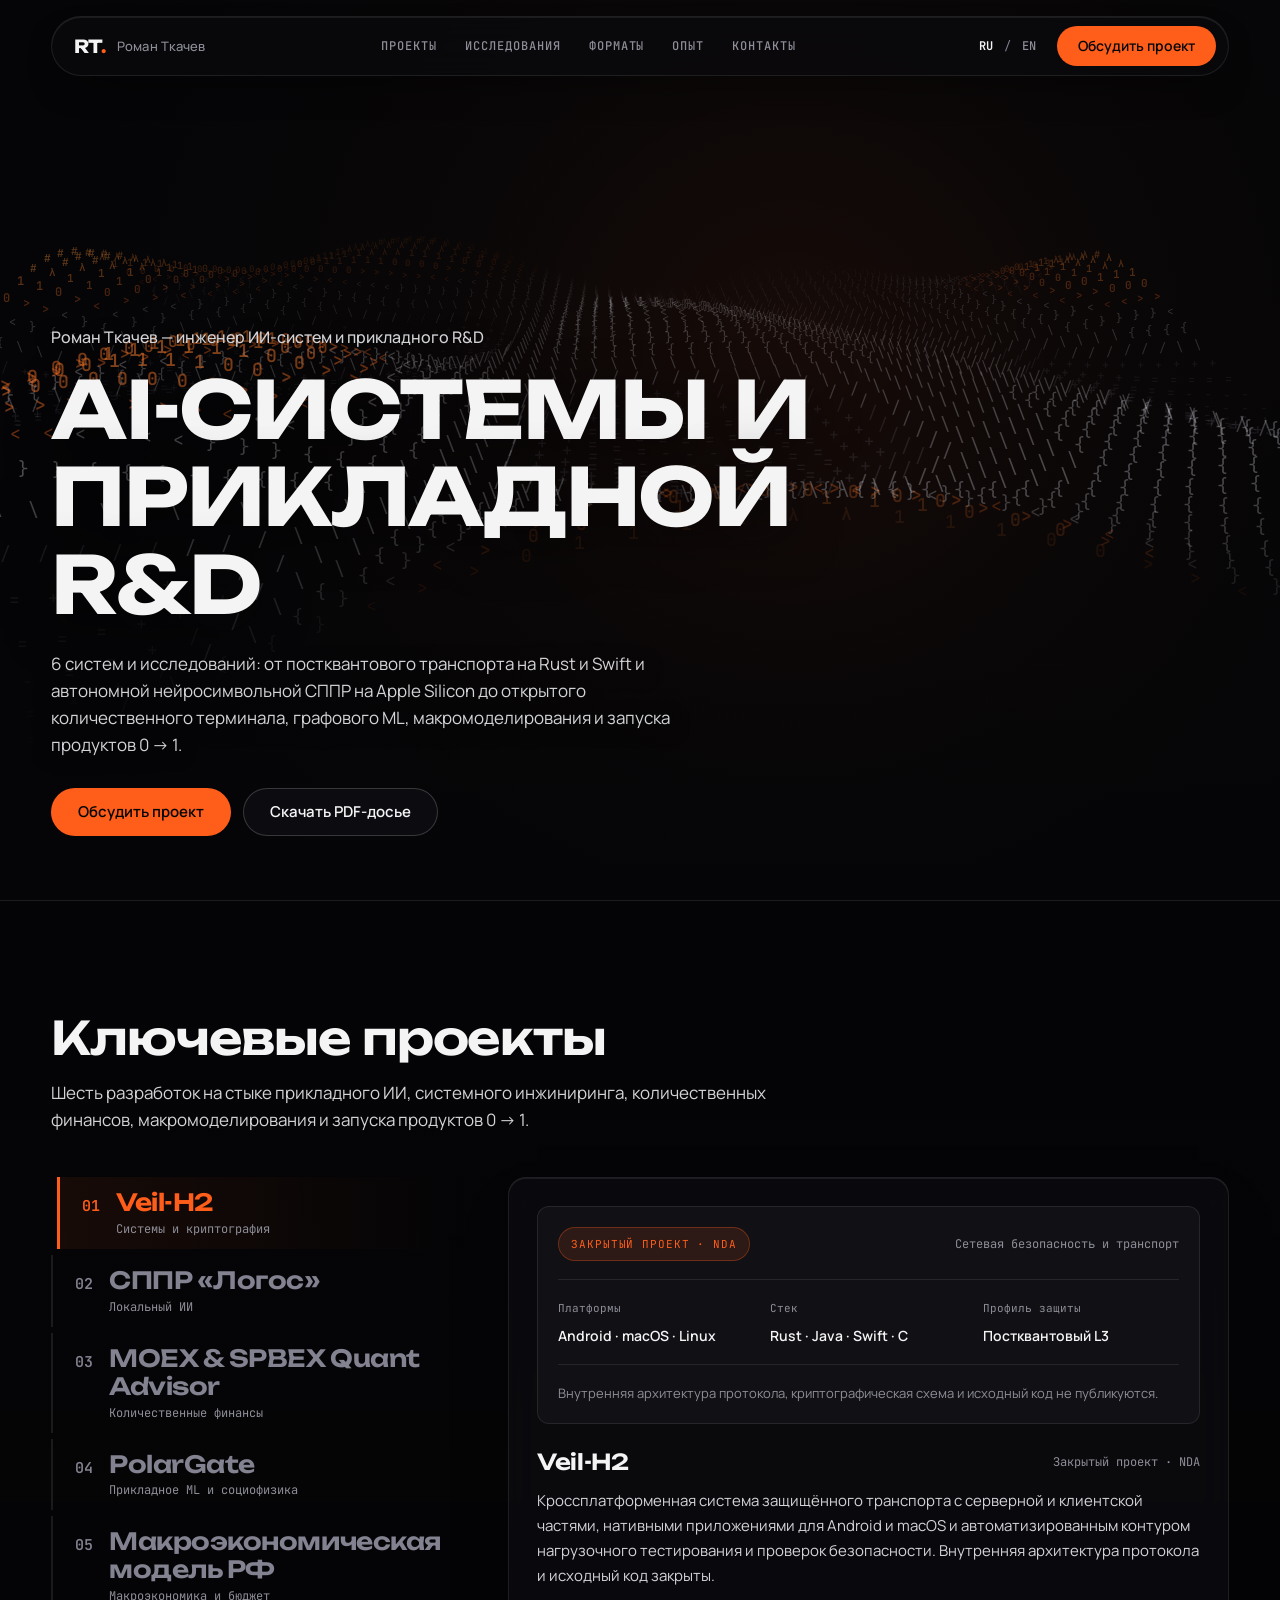
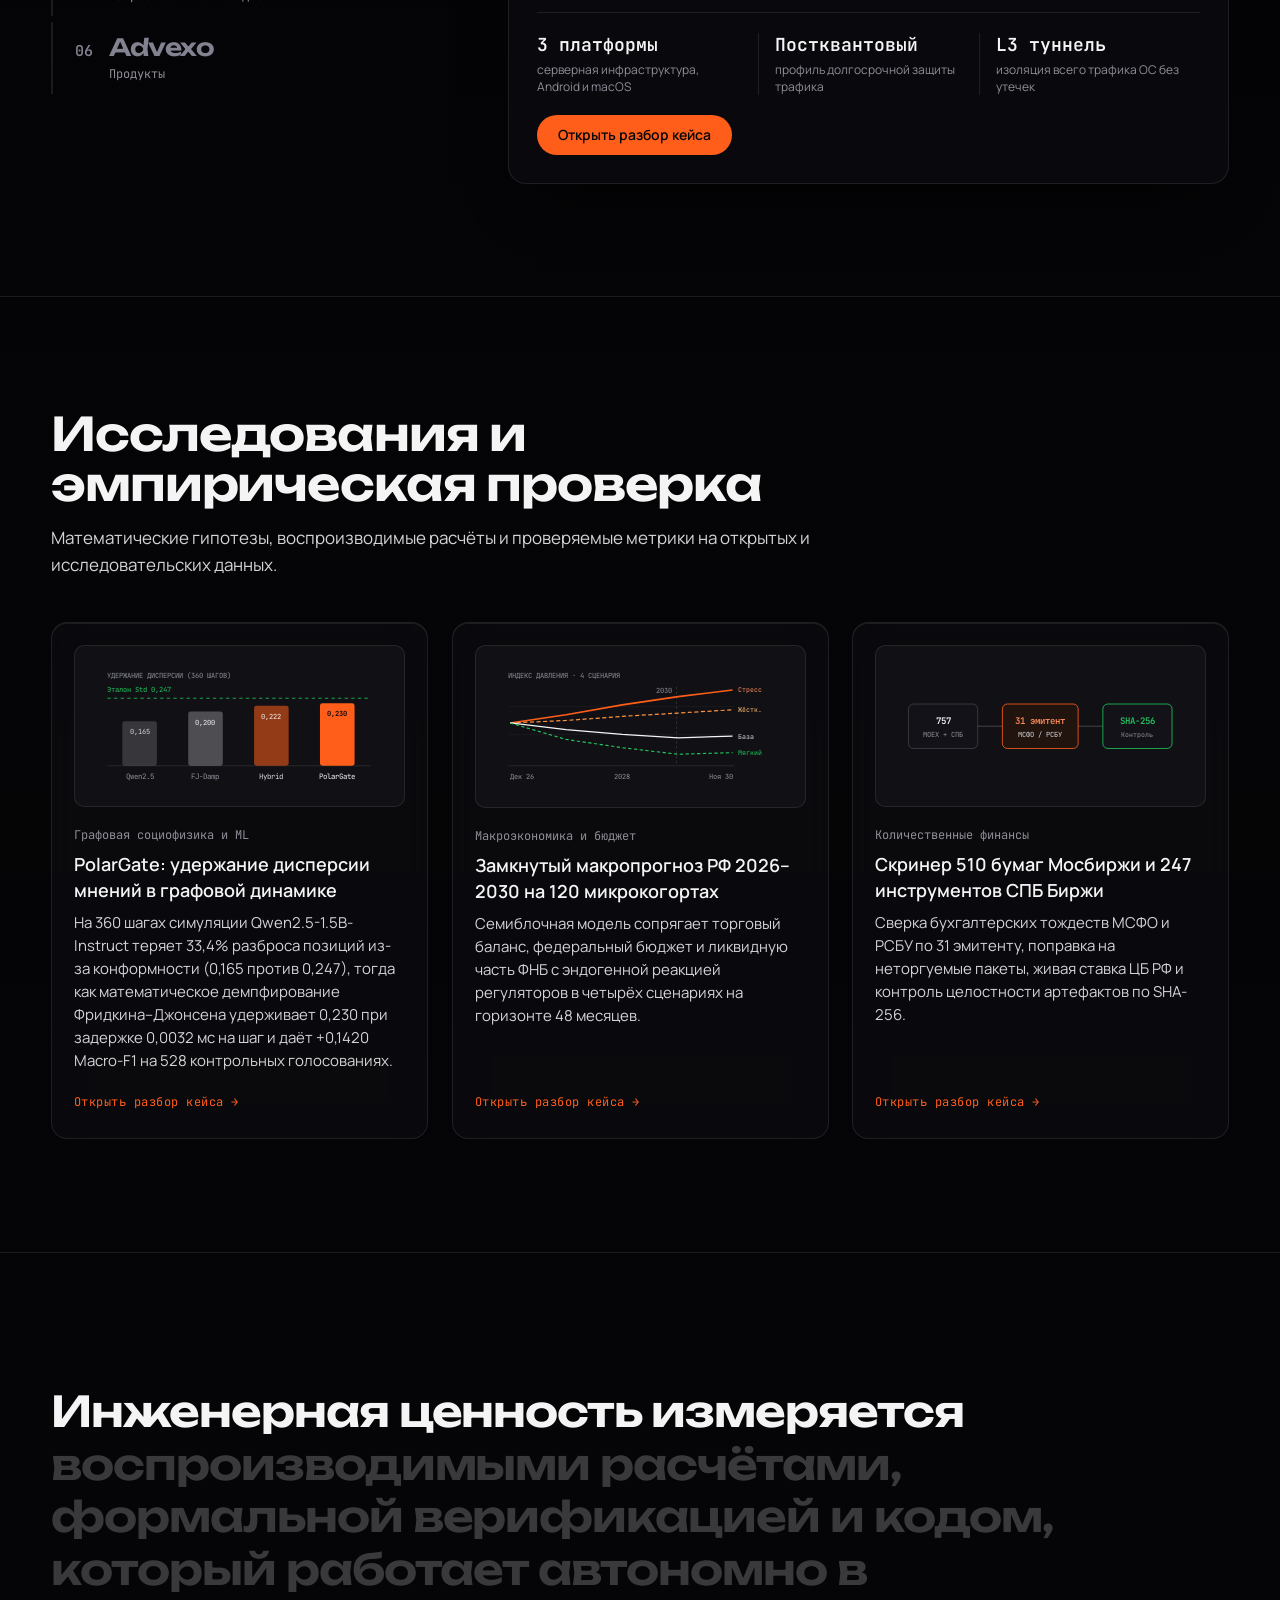
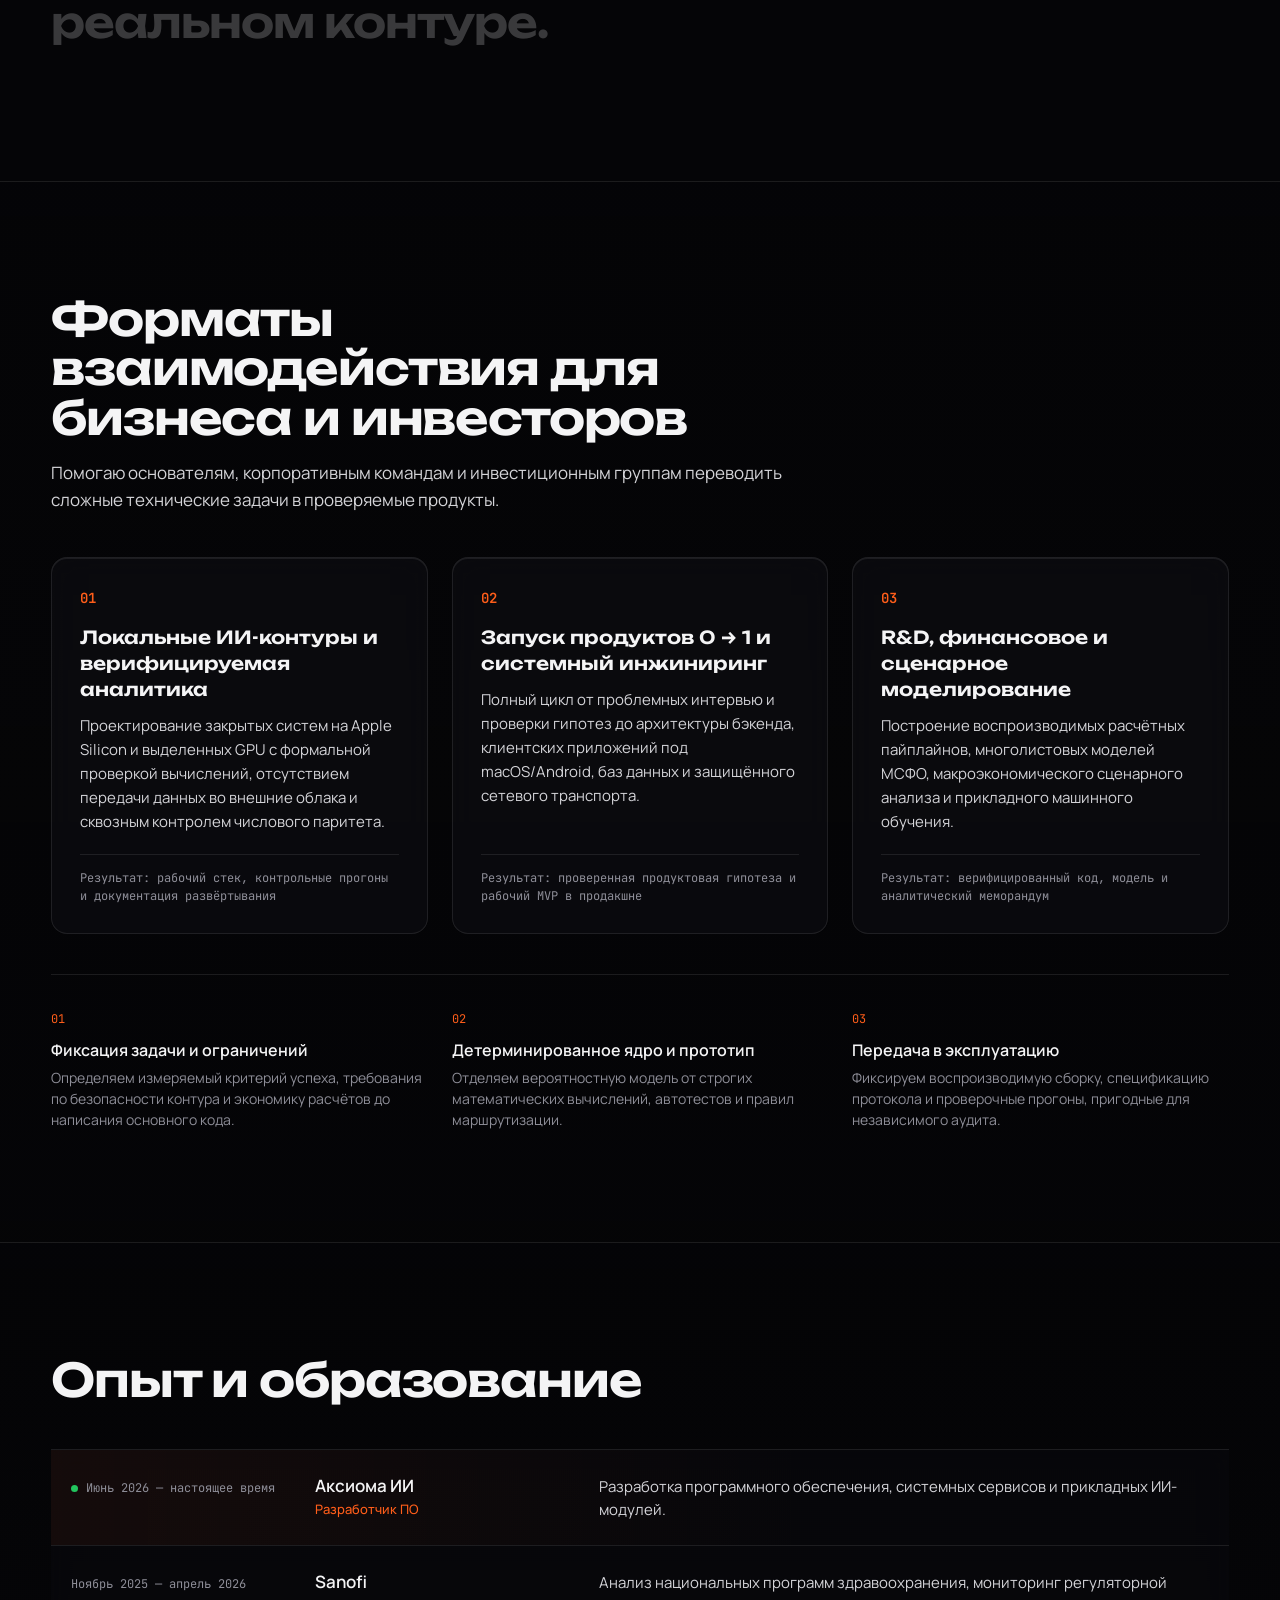
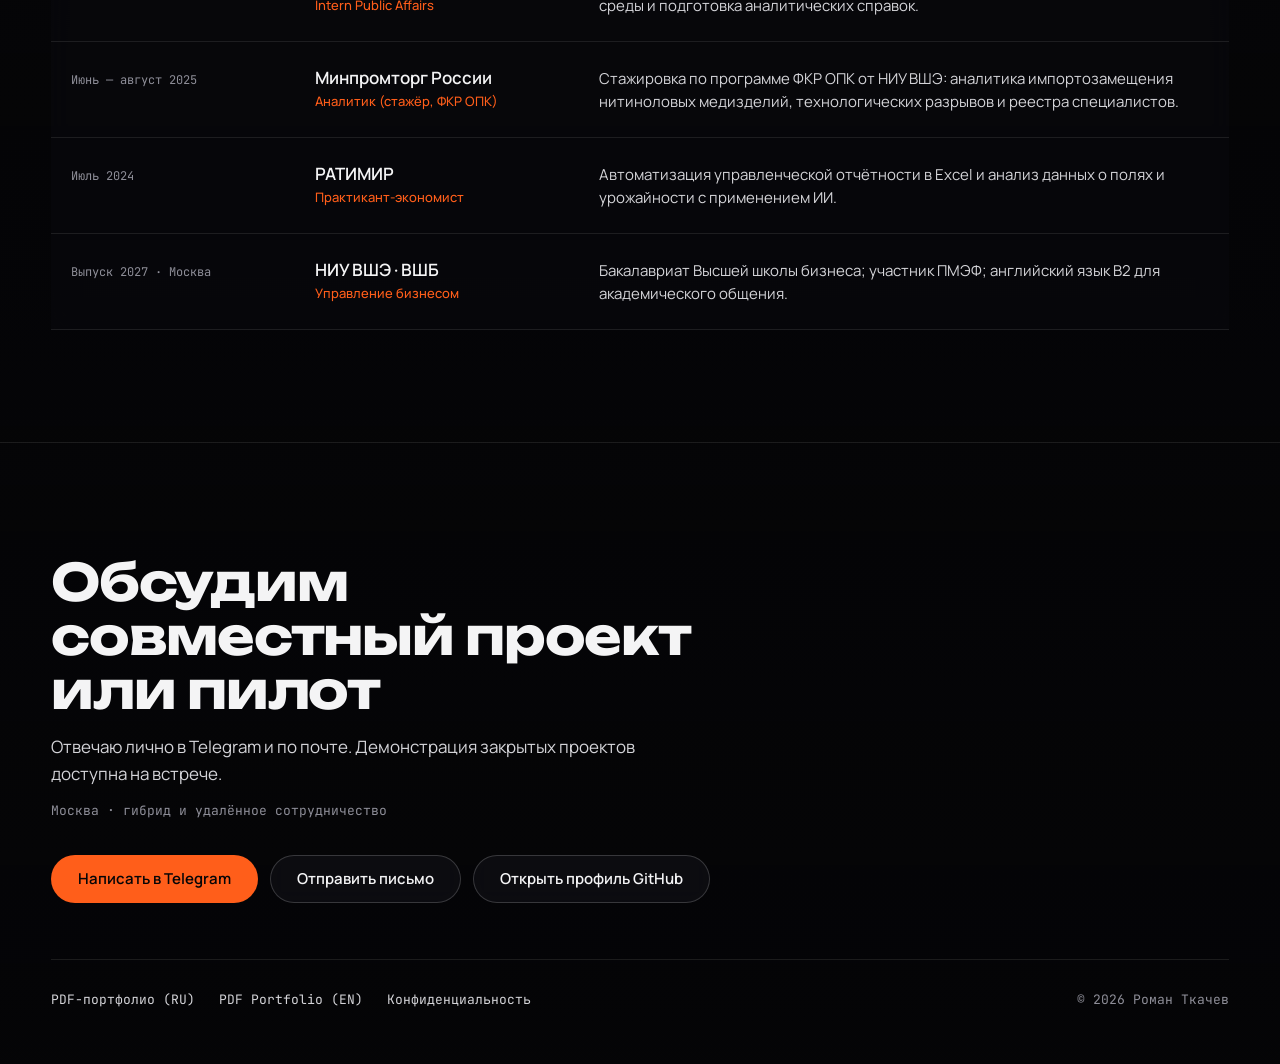
<file: index.html>
<!DOCTYPE html>
<html lang="ru" data-type="software" data-radius="pill" data-buttons="solid">
<head>
  <meta charset="UTF-8">
  <meta name="viewport" content="width=device-width, initial-scale=1.0, viewport-fit=cover">
  <meta name="page-type" content="software">
  <meta name="site-kind" content="software">
  <meta name="theme-color" content="#050507">
  <title>Роман Ткачев — AI-системы и прикладной R&amp;D</title>
  <meta name="description" content="Портфолио Романа Ткачева: локальные нейросимвольные системы, защищённый сетевой транспорт на Rust и Swift, количественный анализ акций, прикладное машинное обучение, макромодели и запуск продуктов 0 → 1.">
  <link rel="canonical" href="https://co4an.github.io/">
  <meta property="og:type" content="website">
  <meta property="og:url" content="https://co4an.github.io/">
  <meta property="og:title" content="Роман Ткачев — AI-системы и прикладной R&amp;D">
  <meta property="og:description" content="6 систем и исследований: от постквантового транспорта на Rust и Swift и автономной нейросимвольной СППР на Apple Silicon до открытого количественного терминала, графового ML, макромоделирования и запуска продуктов 0 → 1.">
  <meta property="og:image" content="https://co4an.github.io/assets/media/og-preview.png">
  <meta name="twitter:card" content="summary_large_image">
  <meta name="twitter:image" content="https://co4an.github.io/assets/media/og-preview.png">
  <link rel="icon" href="./favicon.svg" type="image/svg+xml">
  <link rel="preconnect" href="https://fonts.googleapis.com">
  <link rel="preconnect" href="https://fonts.gstatic.com" crossorigin>
  <link href="https://fonts.googleapis.com/css2?family=JetBrains+Mono:wght@400;500;600&family=Manrope:wght@400;500;600;700&family=Unbounded:wght@500;600;700&display=swap" rel="stylesheet">
  <link rel="stylesheet" href="./styles.css">
</head>
<body>
  <canvas id="spatial-canvas" class="spatial-canvas" aria-hidden="true"></canvas>

  <a class="skip-link" href="#main-content" id="skip-link">Перейти к содержанию</a>

  <header class="site-header" id="top">
    <div class="header-pill">
      <a class="brand" href="#top" aria-label="Наверх страницы">
        <span class="brand-monogram" translate="no">RT<span class="brand-dot">.</span></span>
        <span class="brand-name" id="brand-name">Роман Ткачев</span>
      </a>

      <nav class="main-nav" aria-label="Основная навигация">
        <a class="nav-link" href="#systems" data-nav="systems">Проекты</a>
        <a class="nav-link" href="#research" data-nav="research">Исследования</a>
        <a class="nav-link" href="#formats" data-nav="work">Форматы</a>
        <a class="nav-link" href="#experience" data-nav="experience">Опыт</a>
        <a class="nav-link" href="#contact-section" data-nav="contact">Контакты</a>
      </nav>

      <div class="header-actions">
        <div class="lang-switch" role="group" aria-label="Выбор языка">
          <button type="button" class="lang-btn" data-lang="ru" aria-pressed="true">RU</button>
          <span class="lang-sep" aria-hidden="true">/</span>
          <button type="button" class="lang-btn" data-lang="en" aria-pressed="false">EN</button>
        </div>
        <a class="btn btn-primary header-cta" href="#contact-section" id="header-cta">Обсудить проект</a>
        <button type="button" class="menu-toggle" id="menu-toggle" aria-label="Открыть меню" aria-expanded="false" aria-controls="mobile-drawer">
          <svg width="20" height="20" viewBox="0 0 20 20" fill="none" aria-hidden="true">
            <path d="M3 6h14" stroke="currentColor" stroke-width="1.75" stroke-linecap="round"/>
            <path d="M3 14h14" stroke="currentColor" stroke-width="1.75" stroke-linecap="round"/>
          </svg>
        </button>
      </div>
    </div>
  </header>

  <div class="mobile-drawer" id="mobile-drawer" hidden>
    <nav class="mobile-nav" aria-label="Мобильная навигация">
      <a class="mobile-nav-link" href="#systems" data-nav="systems">Проекты</a>
      <a class="mobile-nav-link" href="#research" data-nav="research">Исследования</a>
      <a class="mobile-nav-link" href="#formats" data-nav="work">Форматы</a>
      <a class="mobile-nav-link" href="#experience" data-nav="experience">Опыт</a>
      <a class="mobile-nav-link" href="#contact-section" data-nav="contact">Контакты</a>
    </nav>
    <div class="mobile-drawer-actions">
      <div class="lang-switch" role="group" aria-label="Выбор языка">
        <button type="button" class="lang-btn" data-lang="ru" aria-pressed="true">RU</button>
        <span class="lang-sep" aria-hidden="true">/</span>
        <button type="button" class="lang-btn" data-lang="en" aria-pressed="false">EN</button>
      </div>
      <a class="btn btn-primary" href="#contact-section" id="mobile-cta">Обсудить проект</a>
    </div>
  </div>

  <main id="main-content" class="page-layer">
    <div class="sr-only" aria-live="polite" id="live-status"></div>

    <section class="hero-section" aria-labelledby="hero-title">
      <div class="wrap hero-inner">
        <div class="hero-content" data-enter>
          <p class="hero-role" id="hero-role">Роман Ткачев — инженер ИИ-систем и прикладного R&amp;D</p>
          <h1 class="hero-title" id="hero-title">AI-СИСТЕМЫ И ПРИКЛАДНОЙ R&amp;D</h1>
          <p class="hero-lead" id="hero-lead">6 систем и исследований: от постквантового транспорта на Rust и Swift и автономной нейросимвольной СППР на Apple Silicon до открытого количественного терминала, графового ML, макромоделирования и запуска продуктов 0 → 1.</p>
          <div class="hero-actions">
            <a class="btn btn-primary btn-lg" href="#contact-section" id="hero-cta">Обсудить проект</a>
            <a class="btn btn-secondary btn-lg" href="./Roman_Tkachev_Portfolio_RU.pdf" id="hero-pdf" download>Скачать PDF-досье</a>
          </div>
        </div>
      </div>
    </section>

    <section class="section-band" id="systems" aria-labelledby="spotlight-heading">
      <div class="wrap">
        <div class="chapter-head">
          <h2 class="section-title" id="spotlight-heading">Ключевые проекты</h2>
          <p class="section-lead" id="spotlight-lead">Шесть разработок на стыке прикладного ИИ, системного инжиниринга, количественных финансов, макромоделирования и запуска продуктов 0 → 1.</p>
        </div>

        <div class="flagship-stage">
          <div class="chapter-rail" role="tablist" aria-label="Ключевые проекты" id="spotlight-tabs"></div>
          <div class="spotlight-panel" role="tabpanel" id="spotlight-panel" tabindex="0"></div>
        </div>
      </div>
    </section>

    <section class="section-band" id="research" aria-labelledby="research-heading">
      <div class="wrap">
        <div class="chapter-head">
          <h2 class="section-title" id="research-heading">Исследования и эмпирическая проверка</h2>
          <p class="section-lead" id="research-lead">Математические гипотезы, воспроизводимые расчёты и проверяемые метрики на открытых и исследовательских данных.</p>
        </div>

        <div class="research-grid" id="research-grid"></div>
      </div>
    </section>

    <section class="statement-band" aria-label="Инженерный принцип">
      <div class="wrap">
        <p class="statement-text" id="statement-text"></p>
      </div>
    </section>

    <section class="section-band" id="formats" aria-labelledby="work-heading">
      <div class="wrap">
        <div class="chapter-head">
          <h2 class="section-title" id="work-heading">Форматы взаимодействия для бизнеса и инвесторов</h2>
          <p class="section-lead" id="work-lead">Помогаю основателям, корпоративным командам и инвестиционным группам переводить сложные технические задачи в проверяемые продукты.</p>
        </div>

        <div class="tracks-grid" id="tracks-grid"></div>
        <div class="process-grid" id="process-grid"></div>
      </div>
    </section>

    <section class="section-band" id="experience" aria-labelledby="experience-heading">
      <div class="wrap">
        <div class="chapter-head">
          <h2 class="section-title" id="experience-heading">Опыт и образование</h2>
        </div>

        <div class="experience-timeline" id="experience-grid"></div>
      </div>
    </section>
  </main>

  <footer class="closing-band page-layer" id="contact-section" aria-labelledby="close-heading">
    <div class="wrap">
      <div class="closing-top">
        <div class="closing-copy">
          <h2 class="closing-title" id="close-heading">Обсудим совместный проект или пилот</h2>
          <p class="closing-lead" id="close-lead">Отвечаю лично в Telegram и по почте. Демонстрация закрытых проектов доступна на встрече.</p>
          <p class="closing-meta" id="location-note">Москва · гибрид и удалённое сотрудничество</p>
        </div>
        <div class="closing-actions">
          <a class="btn btn-primary btn-lg" href="https://t.me/Zubenko_Michail_Petrovich" target="_blank" rel="noopener noreferrer" id="btn-telegram">Написать в Telegram</a>
          <a class="btn btn-secondary btn-lg" href="mailto:ratkachev@edu.hse.ru" id="btn-email">Отправить письмо</a>
          <a class="btn btn-secondary btn-lg" href="https://github.com/Co4an" target="_blank" rel="noopener noreferrer" id="btn-github">Открыть профиль GitHub</a>
        </div>
      </div>

      <div class="closing-bottom">
        <div class="dossier-links">
          <a class="text-link" href="./Roman_Tkachev_Portfolio_RU.pdf" download id="download-ru">PDF-портфолио (RU)</a>
          <a class="text-link" href="./Roman_Tkachev_Portfolio_EN.pdf" download id="download-en">PDF Portfolio (EN)</a>
          <a class="text-link" href="./privacy.html" id="privacy-link">Конфиденциальность</a>
        </div>
        <p class="copyright" id="copyright">© 2026 Роман Ткачев</p>
      </div>
    </div>
  </footer>

  <dialog class="case-dialog" id="case-dialog" aria-labelledby="dialog-title">
    <div class="dialog-shell">
      <div class="dialog-topbar">
        <span class="mono-meta" id="dialog-category"></span>
        <button type="button" class="dialog-close" id="dialog-close" aria-label="Закрыть разбор">
          <svg width="20" height="20" viewBox="0 0 20 20" fill="none" aria-hidden="true">
            <path d="M5 5l10 10M15 5L5 15" stroke="currentColor" stroke-width="1.75" stroke-linecap="round"/>
          </svg>
        </button>
      </div>
      <div class="dialog-body" id="dialog-body"></div>
      <div class="dialog-footer">
        <button type="button" class="btn btn-secondary" id="dialog-prev">Предыдущий</button>
        <button type="button" class="btn btn-secondary" id="dialog-next">Следующий</button>
      </div>
    </div>
  </dialog>

  <script src="./data.js"></script>
  <script src="./spatial-webgl.js"></script>
  <script src="./app.js"></script>
</body>
</html>
</file>
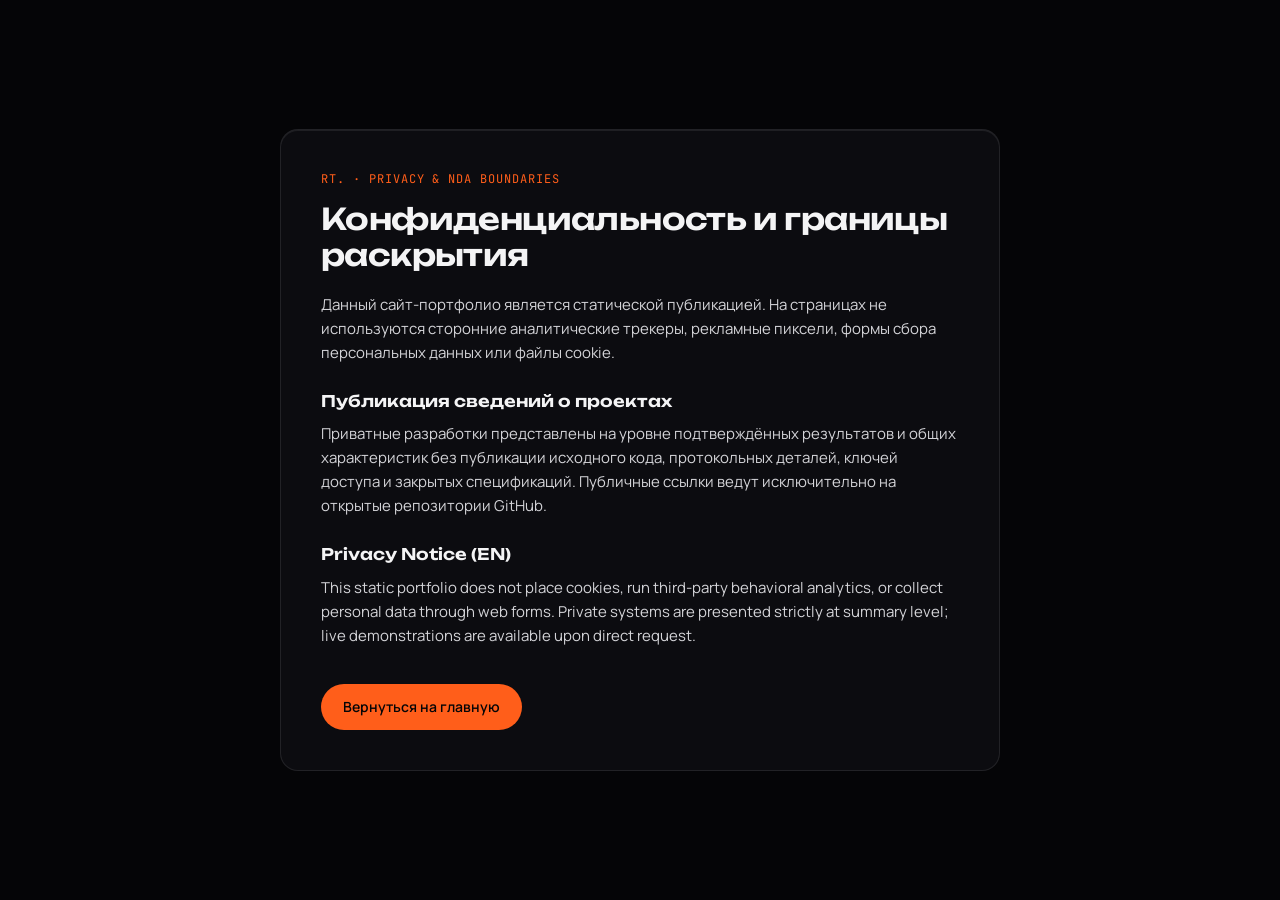
<file: privacy.html>
<!DOCTYPE html>
<html lang="ru">
<head>
  <meta charset="UTF-8">
  <meta name="viewport" content="width=device-width, initial-scale=1.0">
  <meta name="theme-color" content="#050507">
  <title>Конфиденциальность и границы раскрытия · Роман Ткачев</title>
  <link rel="icon" href="./favicon.svg" type="image/svg+xml">
  <link rel="preconnect" href="https://fonts.googleapis.com">
  <link rel="preconnect" href="https://fonts.gstatic.com" crossorigin>
  <link href="https://fonts.googleapis.com/css2?family=JetBrains+Mono:wght@400;500;600&family=Manrope:wght@400;500;600;700&family=Unbounded:wght@600;700&display=swap" rel="stylesheet">
  <style>
    :root {
      color-scheme: dark;
      --void: #050507;
      --surface: #0C0C10;
      --ink: #F4F4F5;
      --body: #D4D4D8;
      --muted: #8E8E98;
      --hairline: rgba(255, 255, 255, 0.09);
      --accent: #FF5E1A;
      --accent-hover: #FF7538;
    }
    * { box-sizing: border-box; margin: 0; padding: 0; }
    body {
      min-height: 100svh;
      background: var(--void);
      color: var(--ink);
      font-family: "Manrope", system-ui, -apple-system, sans-serif;
      line-height: 1.6;
      padding: 64px 24px;
      display: grid;
      place-items: center;
      -webkit-font-smoothing: antialiased;
    }
    main {
      width: 100%;
      max-width: 720px;
      background: var(--surface);
      border: 1px solid var(--hairline);
      box-shadow: inset 0 1px 0 rgba(255, 255, 255, 0.08);
      border-radius: 18px;
      padding: 40px;
    }
    .eyebrow {
      font-family: "JetBrains Mono", monospace;
      font-size: 12px;
      letter-spacing: 0.08em;
      text-transform: uppercase;
      color: var(--accent);
      margin-bottom: 12px;
    }
    h1 {
      font-family: "Unbounded", "Manrope", sans-serif;
      font-size: clamp(22px, 3vw, 30px);
      line-height: 1.2;
      font-weight: 600;
      letter-spacing: -0.02em;
      margin-bottom: 20px;
    }
    h2 {
      font-family: "Unbounded", "Manrope", sans-serif;
      font-size: 16px;
      line-height: 1.35;
      font-weight: 600;
      margin-top: 26px;
      margin-bottom: 10px;
      color: var(--ink);
    }
    p {
      font-size: 15px;
      color: var(--body);
      margin-bottom: 14px;
    }
    .back {
      display: inline-flex;
      align-items: center;
      gap: 8px;
      margin-top: 22px;
      background: var(--accent);
      color: #050507;
      text-decoration: none;
      font-size: 14px;
      font-weight: 600;
      padding: 12px 22px;
      border-radius: 9999px;
      transition: background-color 200ms cubic-bezier(0.22, 1, 0.36, 1), transform 200ms cubic-bezier(0.22, 1, 0.36, 1);
    }
    .back:hover { background: var(--accent-hover); transform: translateY(-1px); }
    .back:focus-visible { outline: 2px solid var(--accent); outline-offset: 3px; }
  </style>
</head>
<body>
  <main>
    <p class="eyebrow">RT. · Privacy &amp; NDA Boundaries</p>
    <h1>Конфиденциальность и границы раскрытия</h1>
    <p>Данный сайт-портфолио является статической публикацией. На страницах не используются сторонние аналитические трекеры, рекламные пиксели, формы сбора персональных данных или файлы cookie.</p>
    <h2>Публикация сведений о проектах</h2>
    <p>Приватные разработки представлены на уровне подтверждённых результатов и общих характеристик без публикации исходного кода, протокольных деталей, ключей доступа и закрытых спецификаций. Публичные ссылки ведут исключительно на открытые репозитории GitHub.</p>
    <h2>Privacy Notice (EN)</h2>
    <p>This static portfolio does not place cookies, run third-party behavioral analytics, or collect personal data through web forms. Private systems are presented strictly at summary level; live demonstrations are available upon direct request.</p>
    <a class="back" href="./">Вернуться на главную</a>
  </main>
</body>
</html>
</file>
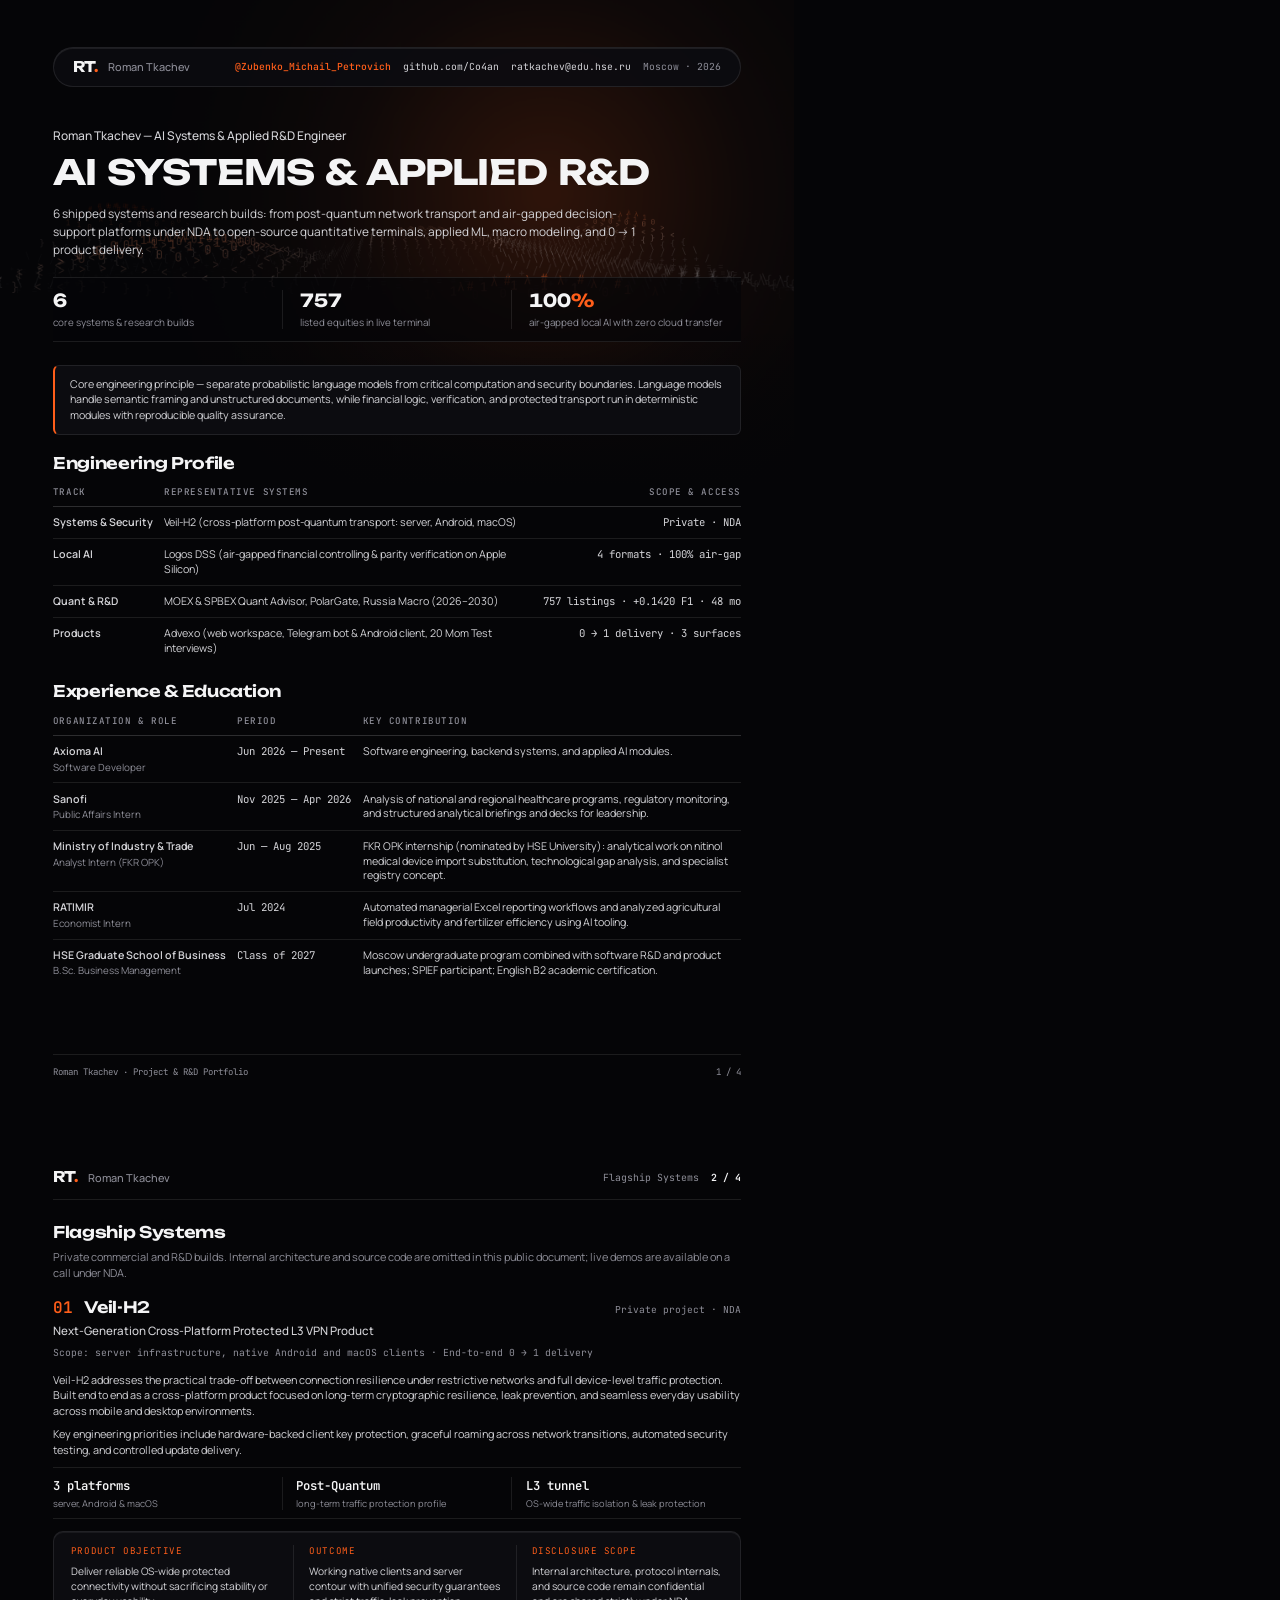
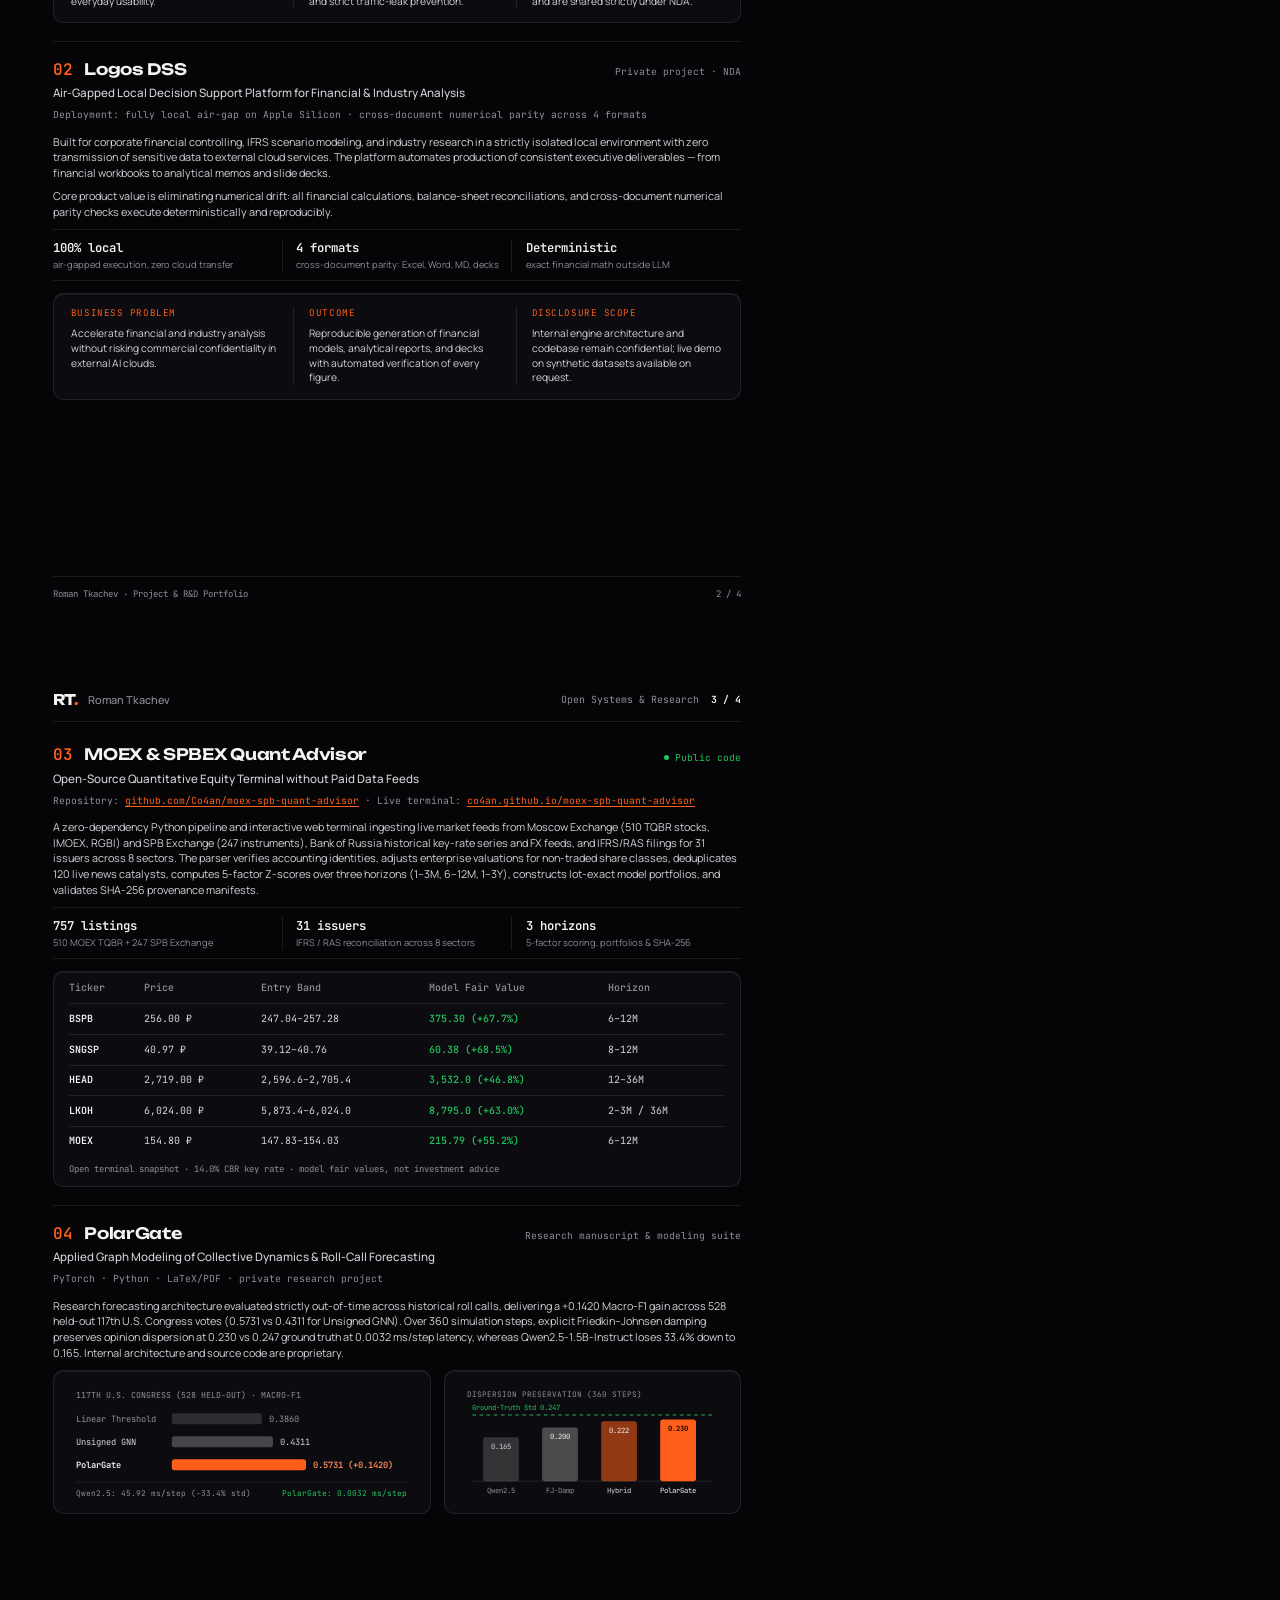
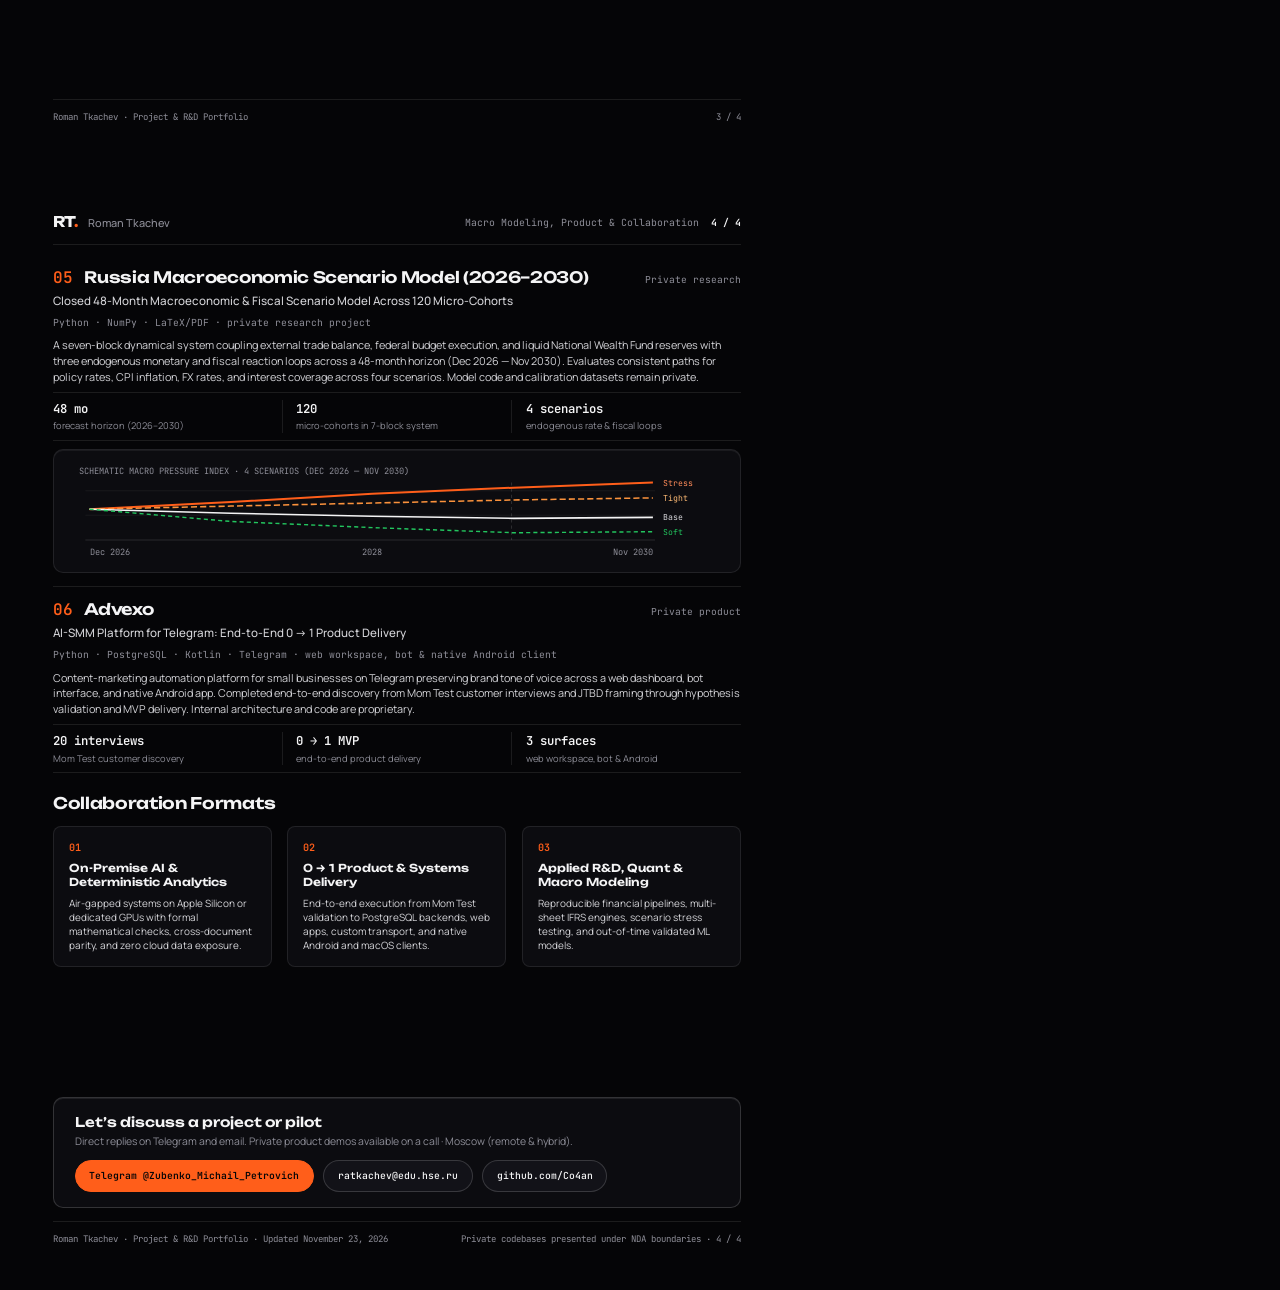
<file: print/portfolio-en.html>
<!DOCTYPE html>
<html lang="en">
<head>
  <meta charset="UTF-8">
  <meta name="theme-color" content="#050507">
  <link rel="icon" href="../favicon.svg" type="image/svg+xml">
  <title>Roman Tkachev — AI Systems &amp; Applied R&amp;D</title>
  <link rel="preconnect" href="https://fonts.googleapis.com">
  <link rel="preconnect" href="https://fonts.gstatic.com" crossorigin>
  <link href="https://fonts.googleapis.com/css2?family=JetBrains+Mono:wght@400;500;600&family=Manrope:wght@400;500;600;700&family=Unbounded:wght@500;600;700&display=swap" rel="stylesheet">
  <style>
    :root {
      color-scheme: dark;
      --void: #050507;
      --surface: #0C0C10;
      --panel: #121218;
      --ink: #F4F4F5;
      --body: #D4D4D8;
      --muted: #8E8E98;
      --dim: #52525B;
      --accent: #FF5E1A;
      --accent-soft: rgba(255, 94, 26, 0.14);
      --live: #22C55E;
      --hairline: rgba(255, 255, 255, 0.09);
      --hairline-strong: rgba(255, 255, 255, 0.16);
      --font-display: "Unbounded", "Manrope", system-ui, sans-serif;
      --font-sans: "Manrope", system-ui, -apple-system, sans-serif;
      --font-mono: "JetBrains Mono", ui-monospace, SFMono-Regular, Menlo, monospace;
    }

    @page {
      size: A4 portrait;
      margin: 0;
    }

    *,
    *::before,
    *::after {
      box-sizing: border-box;
      margin: 0;
      padding: 0;
    }

    html,
    body {
      background-color: var(--void);
      color: var(--ink);
      font-family: var(--font-sans);
      font-size: 8.6pt;
      line-height: 1.46;
      -webkit-font-smoothing: antialiased;
      -webkit-print-color-adjust: exact;
      print-color-adjust: exact;
    }

    a {
      color: var(--ink);
      text-decoration: none;
    }

    .page {
      position: relative;
      width: 210mm;
      height: 297mm;
      padding: 12.5mm 14mm 11.5mm 14mm;
      background-color: var(--void);
      overflow: hidden;
      display: flex;
      flex-direction: column;
      page-break-after: always;
      break-after: page;
    }

    .page:last-child {
      page-break-after: auto;
      break-after: auto;
    }

    .hero-wave {
      position: absolute;
      top: 0;
      left: 0;
      width: 210mm;
      height: 128mm;
      object-fit: cover;
      object-position: center top;
      z-index: 0;
      pointer-events: none;
    }

    .hero-fade {
      position: absolute;
      top: 86mm;
      left: 0;
      right: 0;
      height: 44mm;
      background: linear-gradient(180deg, rgba(5, 5, 7, 0) 0%, #050507 100%);
      z-index: 1;
      pointer-events: none;
    }

    .page-content {
      position: relative;
      z-index: 2;
      display: flex;
      flex-direction: column;
      height: 100%;
    }

    .header-pill {
      height: 10.5mm;
      padding: 0 5mm;
      display: flex;
      align-items: center;
      justify-content: space-between;
      background-color: rgba(12, 12, 16, 0.88);
      border: 1px solid var(--hairline);
      box-shadow: inset 0 1px 0 rgba(255, 255, 255, 0.08);
      border-radius: 9999px;
      margin-bottom: 8.5mm;
    }

    .brand {
      display: inline-flex;
      align-items: center;
      gap: 3mm;
      white-space: nowrap;
    }

    .brand-monogram {
      font-family: var(--font-display);
      font-size: 11pt;
      line-height: 1;
      font-weight: 700;
      letter-spacing: -0.04em;
      color: var(--ink);
    }

    .brand-dot {
      color: var(--accent);
    }

    .brand-name {
      font-size: 8.2pt;
      font-weight: 500;
      color: var(--muted);
    }

    .pill-links {
      display: flex;
      align-items: center;
      gap: 3.2mm;
      white-space: nowrap;
      font-family: var(--font-mono);
      font-size: 7.3pt;
      color: var(--muted);
    }

    .pill-links a {
      color: var(--body);
    }

    .pill-links .accent-link {
      color: var(--accent);
      font-weight: 500;
    }

    .hero-block {
      padding-top: 2mm;
      margin-bottom: 6mm;
    }

    .hero-role {
      font-size: 9pt;
      font-weight: 500;
      color: var(--body);
      margin-bottom: 3mm;
    }

    .hero-title {
      font-family: var(--font-display);
      font-size: 26pt;
      line-height: 1.03;
      font-weight: 700;
      letter-spacing: -0.025em;
      word-spacing: 0.08em;
      text-transform: uppercase;
      color: var(--ink);
      text-wrap: balance;
      margin-bottom: 3.8mm;
    }

    .hero-lead {
      max-width: 156mm;
      font-size: 8.9pt;
      line-height: 1.48;
      color: var(--body);
    }

    .hero-metrics {
      display: grid;
      grid-template-columns: repeat(3, 1fr);
      margin-top: 5mm;
      padding: 3.2mm 0;
      border-top: 1px solid var(--hairline);
      border-bottom: 1px solid var(--hairline);
      background: rgba(5, 5, 7, 0.72);
    }

    .hero-metric {
      padding-right: 4mm;
    }

    .hero-metric + .hero-metric {
      padding-left: 4.5mm;
      border-left: 1px solid var(--hairline);
    }

    .hero-metric-val {
      font-family: var(--font-display);
      font-size: 13.5pt;
      line-height: 1.15;
      font-weight: 700;
      color: var(--ink);
      font-variant-numeric: tabular-nums;
    }

    .hero-metric-val span {
      color: var(--accent);
    }

    .hero-metric-lbl {
      margin-top: 1mm;
      font-size: 7.4pt;
      color: var(--muted);
    }

    .running-head {
      display: flex;
      align-items: center;
      justify-content: space-between;
      padding-bottom: 3.5mm;
      margin-bottom: 6mm;
      border-bottom: 1px solid var(--hairline);
    }

    .running-right {
      display: flex;
      align-items: center;
      gap: 3mm;
      font-family: var(--font-mono);
      font-size: 7.4pt;
      color: var(--muted);
      font-variant-numeric: tabular-nums;
    }

    .running-page {
      color: var(--ink);
      font-weight: 600;
    }

    .sec-title {
      font-family: var(--font-display);
      font-size: 12pt;
      line-height: 1.2;
      font-weight: 600;
      letter-spacing: -0.02em;
      color: var(--ink);
      text-wrap: balance;
      margin-bottom: 3.5mm;
    }

    .sec-sub {
      font-size: 8.2pt;
      color: var(--muted);
      margin-top: -1.5mm;
      margin-bottom: 4.5mm;
    }

    .data-table {
      width: 100%;
      border-collapse: collapse;
      margin-bottom: 5mm;
    }

    .data-table th {
      text-align: left;
      font-family: var(--font-mono);
      font-size: 6.9pt;
      font-weight: 500;
      text-transform: uppercase;
      letter-spacing: 0.06em;
      color: var(--muted);
      padding: 0 3mm 1.8mm 0;
      border-bottom: 1px solid var(--hairline-strong);
    }

    .data-table th:last-child {
      padding-right: 0;
      text-align: right;
    }

    .data-table td {
      padding: 2.15mm 3mm 2.15mm 0;
      border-bottom: 1px solid var(--hairline);
      vertical-align: top;
      font-size: 8pt;
      line-height: 1.38;
      color: var(--body);
    }

    .data-table td:last-child {
      padding-right: 0;
    }

    .data-table tr:last-child td {
      border-bottom: 0;
    }

    .col-strong {
      color: var(--ink);
      font-weight: 600;
      white-space: nowrap;
    }

    .col-mono {
      font-family: var(--font-mono);
      font-size: 7.4pt;
      color: var(--ink);
      font-variant-numeric: tabular-nums;
      text-align: right;
      white-space: nowrap;
    }

    .col-period {
      font-family: var(--font-mono);
      font-size: 7.3pt;
      color: var(--muted);
      font-variant-numeric: tabular-nums;
      white-space: nowrap;
    }

    .role-muted {
      display: block;
      font-size: 7.4pt;
      font-weight: 400;
      color: var(--muted);
      margin-top: 0.5mm;
    }

    .profile-quote {
      padding: 3mm 4mm;
      background-color: var(--surface);
      border: 1px solid var(--hairline);
      border-left: 2.5px solid var(--accent);
      border-radius: 6px;
      margin-bottom: 4.8mm;
      font-size: 8pt;
      line-height: 1.44;
      color: var(--body);
    }

    .case-item {
      padding-bottom: 4.8mm;
      margin-bottom: 4.8mm;
      border-bottom: 1px solid var(--hairline);
    }

    .case-item:last-of-type {
      border-bottom: 0;
      margin-bottom: 0;
      padding-bottom: 0;
    }

    .case-header {
      display: flex;
      align-items: baseline;
      justify-content: space-between;
      gap: 4mm;
      margin-bottom: 1.6mm;
    }

    .case-title-row {
      display: flex;
      align-items: baseline;
      gap: 3mm;
    }

    .case-num {
      font-family: var(--font-mono);
      font-size: 12pt;
      font-weight: 600;
      color: var(--accent);
      font-variant-numeric: tabular-nums;
      line-height: 1;
    }

    .case-title {
      font-family: var(--font-display);
      font-size: 11.8pt;
      line-height: 1.18;
      font-weight: 600;
      letter-spacing: -0.02em;
      color: var(--ink);
    }

    .case-subtitle {
      font-size: 8.7pt;
      font-weight: 500;
      color: var(--body);
      margin-bottom: 1.6mm;
    }

    .status-tag {
      display: inline-flex;
      align-items: center;
      gap: 1.6mm;
      font-family: var(--font-mono);
      font-size: 7.2pt;
      color: var(--muted);
      white-space: nowrap;
      flex-shrink: 0;
    }

    .status-tag--live {
      color: var(--live);
    }

    .status-dot {
      width: 5px;
      height: 5px;
      border-radius: 9999px;
      background-color: var(--live);
      display: inline-block;
    }

    .case-spec {
      font-family: var(--font-mono);
      font-size: 7.3pt;
      color: var(--muted);
      margin-bottom: 3mm;
      font-variant-numeric: tabular-nums;
    }

    .case-spec a {
      color: var(--accent);
      text-decoration: underline;
      text-underline-offset: 2px;
    }

    .case-prose {
      font-size: 8.1pt;
      line-height: 1.45;
      color: var(--body);
      margin-bottom: 2mm;
    }

    .case-metrics {
      display: grid;
      grid-template-columns: repeat(3, 1fr);
      margin: 2.6mm 0 3mm 0;
      padding: 2.2mm 0;
      border-top: 1px solid var(--hairline);
      border-bottom: 1px solid var(--hairline);
    }

    .case-metric {
      padding-right: 3mm;
    }

    .case-metric + .case-metric {
      padding-left: 3.5mm;
      border-left: 1px solid var(--hairline);
    }

    .case-metric-val {
      font-family: var(--font-mono);
      font-size: 9.2pt;
      font-weight: 600;
      color: var(--ink);
      font-variant-numeric: tabular-nums;
    }

    .case-metric-lbl {
      font-size: 7pt;
      color: var(--muted);
      margin-top: 0.5mm;
    }

    .visual-panel {
      background-color: var(--surface);
      border: 1px solid var(--hairline);
      box-shadow: inset 0 1px 0 rgba(255, 255, 255, 0.06);
      border-radius: 10px;
      padding: 2.6mm 4mm;
      margin-top: 2.2mm;
    }

    .nda-grid {
      display: grid;
      grid-template-columns: repeat(3, 1fr);
      gap: 4mm;
      background-color: var(--surface);
      border: 1px solid var(--hairline);
      box-shadow: inset 0 1px 0 rgba(255, 255, 255, 0.06);
      border-radius: 10px;
      padding: 3.6mm 4.5mm;
      margin-top: 3mm;
    }

    .nda-col + .nda-col {
      padding-left: 4mm;
      border-left: 1px solid var(--hairline);
    }

    .nda-kicker {
      font-family: var(--font-mono);
      font-size: 6.9pt;
      text-transform: uppercase;
      letter-spacing: 0.06em;
      color: var(--accent);
      margin-bottom: 1.4mm;
    }

    .nda-text {
      font-size: 7.7pt;
      line-height: 1.44;
      color: var(--body);
    }

    .visual-panel svg {
      width: 100%;
      height: auto;
      display: block;
    }

    .visual-split {
      display: grid;
      grid-template-columns: 1.12fr 0.88fr;
      gap: 3.5mm;
      margin-top: 2.5mm;
    }

    .visual-split .visual-panel {
      margin-top: 0;
      padding: 2.8mm 3.5mm;
    }

    .quant-table {
      width: 100%;
      border-collapse: collapse;
      font-family: var(--font-mono);
      font-size: 7.5pt;
      line-height: 1.45;
      font-variant-numeric: tabular-nums;
    }

    .quant-table th {
      text-align: left;
      color: var(--muted);
      font-weight: 500;
      padding: 0 2mm 2mm 0;
      border-bottom: 1px solid var(--hairline);
    }

    .quant-table td {
      padding: 2mm 2mm 2mm 0;
      border-bottom: 1px solid var(--hairline);
      color: var(--body);
    }

    .quant-table tr:last-child td {
      border-bottom: 0;
    }

    .quant-table td.quant-ticker {
      color: var(--ink);
      font-weight: 600;
    }

    .quant-table td.quant-up {
      color: var(--live);
      font-weight: 500;
    }

    .quant-table td.quant-accent {
      color: var(--accent);
      font-weight: 500;
    }

    .quant-footnote {
      margin-top: 1.8mm;
      font-family: var(--font-mono);
      font-size: 6.7pt;
      color: var(--muted);
    }

    /* =====================================================================
       PAGE 4: COMPACT CASES, FORMATS & CONTACT
       ===================================================================== */
    .case-item--compact {
      padding-bottom: 3.4mm;
      margin-bottom: 3.4mm;
    }

    .case-item--compact .case-metrics {
      margin: 2mm 0 2.2mm 0;
      padding: 1.8mm 0;
    }

    .case-item--compact .case-spec {
      margin-bottom: 2mm;
    }

    .sec-title--spaced {
      margin-top: 5.5mm;
    }

    .tracks-grid {
      display: grid;
      grid-template-columns: repeat(3, 1fr);
      gap: 4mm;
      margin-bottom: 4.5mm;
    }

    .track-col {
      padding: 3.5mm 4mm;
      background-color: var(--surface);
      border: 1px solid var(--hairline);
      border-radius: 8px;
    }

    .track-num {
      font-family: var(--font-mono);
      font-size: 7.6pt;
      font-weight: 600;
      color: var(--accent);
      margin-bottom: 1.5mm;
    }

    .track-title {
      font-family: var(--font-display);
      font-size: 8.2pt;
      line-height: 1.28;
      font-weight: 600;
      color: var(--ink);
      margin-bottom: 1.8mm;
    }

    .track-body {
      font-size: 7.5pt;
      line-height: 1.42;
      color: var(--body);
    }

    .closing-card {
      margin-top: auto;
      padding: 4mm 5.5mm;
      background-color: var(--surface);
      border: 1px solid var(--hairline-strong);
      box-shadow: inset 0 1px 0 rgba(255, 255, 255, 0.08);
      border-radius: 10px;
      display: flex;
      flex-direction: column;
      align-items: flex-start;
      gap: 3mm;
    }

    .closing-title {
      font-family: var(--font-display);
      font-size: 10pt;
      line-height: 1.25;
      font-weight: 600;
      color: var(--ink);
      margin-bottom: 1mm;
    }

    .closing-lead {
      font-size: 7.8pt;
      color: var(--muted);
    }

    .closing-pills {
      display: flex;
      flex-wrap: wrap;
      gap: 2.5mm;
      justify-content: flex-start;
    }

    .cta-pill {
      display: inline-flex;
      align-items: center;
      padding: 2mm 3.6mm;
      border-radius: 9999px;
      font-family: var(--font-mono);
      font-size: 7.3pt;
      font-weight: 500;
      border: 1px solid var(--hairline-strong);
      color: var(--ink);
      background-color: var(--panel);
    }

    .cta-pill--primary {
      background-color: var(--accent);
      border-color: var(--accent);
      color: #050507;
      font-weight: 600;
    }

    .page-footer {
      margin-top: auto;
      padding-top: 3mm;
      border-top: 1px solid var(--hairline);
      display: flex;
      justify-content: space-between;
      font-family: var(--font-mono);
      font-size: 6.8pt;
      color: var(--muted);
    }

    .page-4-footer {
      margin-top: 3.5mm;
    }
  </style>
</head>
<body>
  <main>
    <!-- ===================================================================
         PAGE 1: COVER, PROFILE & EXPERIENCE
         =================================================================== -->
    <section class="page">
      <img id="hero-wave" class="hero-wave" alt="" aria-hidden="true">
      <div class="hero-fade" aria-hidden="true"></div>

      <div class="page-content">
        <header class="header-pill">
          <div class="brand">
            <span class="brand-monogram" translate="no">RT<span class="brand-dot">.</span></span>
            <span class="brand-name">Roman Tkachev</span>
          </div>
          <div class="pill-links">
            <a class="accent-link" href="https://t.me/Zubenko_Michail_Petrovich" translate="no">@Zubenko_Michail_Petrovich</a>
            <a href="https://github.com/Co4an" translate="no">github.com/Co4an</a>
            <a href="mailto:ratkachev@edu.hse.ru" translate="no">ratkachev@edu.hse.ru</a>
            <span>Moscow · 2026</span>
          </div>
        </header>

        <div class="hero-block">
          <p class="hero-role">Roman Tkachev — AI Systems &amp; Applied R&amp;D Engineer</p>
          <h1 class="hero-title">AI SYSTEMS &amp; APPLIED R&amp;D</h1>
          <p class="hero-lead">6 shipped systems and research builds: from post-quantum network transport and air-gapped decision-support platforms under NDA to open-source quantitative terminals, applied ML, macro modeling, and 0 → 1 product delivery.</p>

          <div class="hero-metrics">
            <div class="hero-metric">
              <div class="hero-metric-val">6</div>
              <div class="hero-metric-lbl">core systems &amp; research builds</div>
            </div>
            <div class="hero-metric">
              <div class="hero-metric-val">757</div>
              <div class="hero-metric-lbl">listed equities in live terminal</div>
            </div>
            <div class="hero-metric">
              <div class="hero-metric-val">100<span>%</span></div>
              <div class="hero-metric-lbl">air-gapped local AI with zero cloud transfer</div>
            </div>
          </div>
        </div>

        <div class="profile-quote">
          Core engineering principle — separate probabilistic language models from critical computation and security boundaries. Language models handle semantic framing and unstructured documents, while financial logic, verification, and protected transport run in deterministic modules with reproducible quality assurance.
        </div>

        <h2 class="sec-title">Engineering Profile</h2>
        <table class="data-table">
          <thead>
            <tr>
              <th>Track</th>
              <th>Representative Systems</th>
              <th>Scope &amp; Access</th>
            </tr>
          </thead>
          <tbody>
            <tr>
              <td class="col-strong">Systems &amp; Security</td>
              <td><span translate="no">Veil-H2</span> (cross-platform post-quantum transport: server, <span translate="no">Android</span>, <span translate="no">macOS</span>)</td>
              <td class="col-mono">Private · NDA</td>
            </tr>
            <tr>
              <td class="col-strong">Local AI</td>
              <td><span translate="no">Logos</span> DSS (air-gapped financial controlling &amp; parity verification on <span translate="no">Apple Silicon</span>)</td>
              <td class="col-mono">4 formats · 100% air-gap</td>
            </tr>
            <tr>
              <td class="col-strong">Quant &amp; R&amp;D</td>
              <td><span translate="no">MOEX &amp; SPBEX Quant Advisor</span>, <span translate="no">PolarGate</span>, Russia Macro (2026–2030)</td>
              <td class="col-mono">757 listings · +0.1420 F1 · 48 mo</td>
            </tr>
            <tr>
              <td class="col-strong">Products</td>
              <td><span translate="no">Advexo</span> (web workspace, <span translate="no">Telegram</span> bot &amp; <span translate="no">Android</span> client, 20 <span translate="no">Mom Test</span> interviews)</td>
              <td class="col-mono">0 → 1 delivery · 3 surfaces</td>
            </tr>
          </tbody>
        </table>

        <h2 class="sec-title">Experience &amp; Education</h2>
        <table class="data-table" style="margin-bottom: 0;">
          <thead>
            <tr>
              <th>Organization &amp; Role</th>
              <th>Period</th>
              <th style="text-align: left;">Key Contribution</th>
            </tr>
          </thead>
          <tbody>
            <tr>
              <td class="col-strong"><span translate="no">Axioma AI</span><span class="role-muted">Software Developer</span></td>
              <td class="col-period">Jun 2026 — Present</td>
              <td>Software engineering, backend systems, and applied AI modules.</td>
            </tr>
            <tr>
              <td class="col-strong"><span translate="no">Sanofi</span><span class="role-muted">Public Affairs Intern</span></td>
              <td class="col-period">Nov 2025 — Apr 2026</td>
              <td>Analysis of national and regional healthcare programs, regulatory monitoring, and structured analytical briefings and decks for leadership.</td>
            </tr>
            <tr>
              <td class="col-strong">Ministry of Industry &amp; Trade<span class="role-muted">Analyst Intern (FKR OPK)</span></td>
              <td class="col-period">Jun — Aug 2025</td>
              <td>FKR OPK internship (nominated by HSE University): analytical work on nitinol medical device import substitution, technological gap analysis, and specialist registry concept.</td>
            </tr>
            <tr>
              <td class="col-strong"><span translate="no">RATIMIR</span><span class="role-muted">Economist Intern</span></td>
              <td class="col-period">Jul 2024</td>
              <td>Automated managerial <span translate="no">Excel</span> reporting workflows and analyzed agricultural field productivity and fertilizer efficiency using AI tooling.</td>
            </tr>
            <tr>
              <td class="col-strong">HSE Graduate School of Business<span class="role-muted">B.Sc. Business Management</span></td>
              <td class="col-period">Class of 2027</td>
              <td>Moscow undergraduate program combined with software R&amp;D and product launches; SPIEF participant; English B2 academic certification.</td>
            </tr>
          </tbody>
        </table>

        <footer class="page-footer">
          <span>Roman Tkachev · Project &amp; R&amp;D Portfolio</span>
          <span>1 / 4</span>
        </footer>
      </div>
    </section>

    <!-- ===================================================================
         PAGE 2: FLAGSHIP SYSTEMS (NDA-SAFE OVERVIEW: VEIL-H2 & LOGOS)
         =================================================================== -->
    <section class="page">
      <div class="page-content">
        <header class="running-head">
          <div class="brand">
            <span class="brand-monogram" translate="no">RT<span class="brand-dot">.</span></span>
            <span class="brand-name">Roman Tkachev</span>
          </div>
          <div class="running-right">
            <span>Flagship Systems</span>
            <span class="running-page">2 / 4</span>
          </div>
        </header>

        <h2 class="sec-title">Flagship Systems</h2>
        <p class="sec-sub">Private commercial and R&amp;D builds. Internal architecture and source code are omitted in this public document; live demos are available on a call under NDA.</p>

        <article class="case-item">
          <div class="case-header">
            <div class="case-title-row">
              <span class="case-num">01</span>
              <h3 class="case-title" translate="no">Veil-H2</h3>
            </div>
            <span class="status-tag">Private project · NDA</span>
          </div>
          <p class="case-subtitle">Next-Generation Cross-Platform Protected L3 VPN Product</p>
          <p class="case-spec">Scope: server infrastructure, native <span translate="no">Android</span> and <span translate="no">macOS</span> clients · End-to-end 0 → 1 delivery</p>
          <p class="case-prose"><span translate="no">Veil-H2</span> addresses the practical trade-off between connection resilience under restrictive networks and full device-level traffic protection. Built end to end as a cross-platform product focused on long-term cryptographic resilience, leak prevention, and seamless everyday usability across mobile and desktop environments.</p>
          <p class="case-prose">Key engineering priorities include hardware-backed client key protection, graceful roaming across network transitions, automated security testing, and controlled update delivery.</p>

          <div class="case-metrics">
            <div class="case-metric">
              <div class="case-metric-val">3 platforms</div>
              <div class="case-metric-lbl">server, <span translate="no">Android</span> &amp; <span translate="no">macOS</span></div>
            </div>
            <div class="case-metric">
              <div class="case-metric-val">Post-Quantum</div>
              <div class="case-metric-lbl">long-term traffic protection profile</div>
            </div>
            <div class="case-metric">
              <div class="case-metric-val">L3 tunnel</div>
              <div class="case-metric-lbl">OS-wide traffic isolation &amp; leak protection</div>
            </div>
          </div>

          <div class="nda-grid">
            <div class="nda-col">
              <div class="nda-kicker">Product Objective</div>
              <p class="nda-text">Deliver reliable OS-wide protected connectivity without sacrificing stability or everyday usability.</p>
            </div>
            <div class="nda-col">
              <div class="nda-kicker">Outcome</div>
              <p class="nda-text">Working native clients and server contour with unified security guarantees and strict traffic-leak prevention.</p>
            </div>
            <div class="nda-col">
              <div class="nda-kicker">Disclosure Scope</div>
              <p class="nda-text">Internal architecture, protocol internals, and source code remain confidential and are shared strictly under NDA.</p>
            </div>
          </div>
        </article>

        <article class="case-item">
          <div class="case-header">
            <div class="case-title-row">
              <span class="case-num">02</span>
              <h3 class="case-title" translate="no">Logos DSS</h3>
            </div>
            <span class="status-tag">Private project · NDA</span>
          </div>
          <p class="case-subtitle">Air-Gapped Local Decision Support Platform for Financial &amp; Industry Analysis</p>
          <p class="case-spec">Deployment: fully local <span translate="no">air-gap</span> on <span translate="no">Apple Silicon</span> · cross-document numerical parity across 4 formats</p>
          <p class="case-prose">Built for corporate financial controlling, IFRS scenario modeling, and industry research in a strictly isolated local environment with zero transmission of sensitive data to external cloud services. The platform automates production of consistent executive deliverables — from financial workbooks to analytical memos and slide decks.</p>
          <p class="case-prose">Core product value is eliminating numerical drift: all financial calculations, balance-sheet reconciliations, and cross-document numerical parity checks execute deterministically and reproducibly.</p>

          <div class="case-metrics">
            <div class="case-metric">
              <div class="case-metric-val">100% local</div>
              <div class="case-metric-lbl">air-gapped execution, zero cloud transfer</div>
            </div>
            <div class="case-metric">
              <div class="case-metric-val">4 formats</div>
              <div class="case-metric-lbl">cross-document parity: <span translate="no">Excel, Word, MD</span>, decks</div>
            </div>
            <div class="case-metric">
              <div class="case-metric-val">Deterministic</div>
              <div class="case-metric-lbl">exact financial math outside LLM</div>
            </div>
          </div>

          <div class="nda-grid">
            <div class="nda-col">
              <div class="nda-kicker">Business Problem</div>
              <p class="nda-text">Accelerate financial and industry analysis without risking commercial confidentiality in external AI clouds.</p>
            </div>
            <div class="nda-col">
              <div class="nda-kicker">Outcome</div>
              <p class="nda-text">Reproducible generation of financial models, analytical reports, and decks with automated verification of every figure.</p>
            </div>
            <div class="nda-col">
              <div class="nda-kicker">Disclosure Scope</div>
              <p class="nda-text">Internal engine architecture and codebase remain confidential; live demo on synthetic datasets available on request.</p>
            </div>
          </div>
        </article>

        <footer class="page-footer">
          <span>Roman Tkachev · Project &amp; R&amp;D Portfolio</span>
          <span>2 / 4</span>
        </footer>
      </div>
    </section>

    <!-- ===================================================================
         PAGE 3: FLAGSHIP ARCHITECTURE (03 MOEX QUANT & 04 POLARGATE)
         =================================================================== -->
    <section class="page">
      <div class="page-content">
        <header class="running-head">
          <div class="brand">
            <span class="brand-monogram" translate="no">RT<span class="brand-dot">.</span></span>
            <span class="brand-name">Roman Tkachev</span>
          </div>
          <div class="running-right">
            <span>Open Systems &amp; Research</span>
            <span class="running-page">3 / 4</span>
          </div>
        </header>

        <article class="case-item">
          <div class="case-header">
            <div class="case-title-row">
              <span class="case-num">03</span>
              <h3 class="case-title" translate="no">MOEX &amp; SPBEX Quant Advisor</h3>
            </div>
            <span class="status-tag status-tag--live"><span class="status-dot" aria-hidden="true"></span>Public code</span>
          </div>
          <p class="case-subtitle">Open-Source Quantitative Equity Terminal without Paid Data Feeds</p>
          <p class="case-spec">Repository: <a href="https://github.com/Co4an/moex-spb-quant-advisor" translate="no">github.com/Co4an/moex-spb-quant-advisor</a> · Live terminal: <a href="https://co4an.github.io/moex-spb-quant-advisor/" translate="no">co4an.github.io/moex-spb-quant-advisor</a></p>
          <p class="case-prose">A zero-dependency <span translate="no">Python</span> pipeline and interactive web terminal ingesting live market feeds from Moscow Exchange (510 TQBR stocks, IMOEX, RGBI) and SPB Exchange (247 instruments), Bank of Russia historical key-rate series and FX feeds, and IFRS/RAS filings for 31 issuers across 8 sectors. The parser verifies accounting identities, adjusts enterprise valuations for non-traded share classes, deduplicates 120 live news catalysts, computes 5-factor Z-scores over three horizons (1–3M, 6–12M, 1–3Y), constructs lot-exact model portfolios, and validates <span translate="no">SHA-256</span> provenance manifests.</p>

          <div class="case-metrics">
            <div class="case-metric">
              <div class="case-metric-val">757 listings</div>
              <div class="case-metric-lbl">510 MOEX TQBR + 247 SPB Exchange</div>
            </div>
            <div class="case-metric">
              <div class="case-metric-val">31 issuers</div>
              <div class="case-metric-lbl">IFRS / RAS reconciliation across 8 sectors</div>
            </div>
            <div class="case-metric">
              <div class="case-metric-val">3 horizons</div>
              <div class="case-metric-lbl">5-factor scoring, portfolios &amp; <span translate="no">SHA-256</span></div>
            </div>
          </div>

          <div class="visual-panel">
            <table class="quant-table" aria-label="Top ranked MOEX equities under 14% CBR rate">
              <thead>
                <tr>
                  <th>Ticker</th>
                  <th>Price</th>
                  <th>Entry Band</th>
                  <th>Model Fair Value</th>
                  <th>Horizon</th>
                </tr>
              </thead>
              <tbody>
                <tr>
                  <td class="quant-ticker" translate="no">BSPB</td>
                  <td>256.00 ₽</td>
                  <td>247.04–257.28</td>
                  <td class="quant-up">375.30 (+67.7%)</td>
                  <td>6–12M</td>
                </tr>
                <tr>
                  <td class="quant-ticker" translate="no">SNGSP</td>
                  <td>40.97 ₽</td>
                  <td>39.12–40.76</td>
                  <td class="quant-up">60.38 (+68.5%)</td>
                  <td>8–12M</td>
                </tr>
                <tr>
                  <td class="quant-ticker" translate="no">HEAD</td>
                  <td>2,719.00 ₽</td>
                  <td>2,596.6–2,705.4</td>
                  <td class="quant-up">3,532.0 (+46.8%)</td>
                  <td>12–36M</td>
                </tr>
                <tr>
                  <td class="quant-ticker" translate="no">LKOH</td>
                  <td>6,024.00 ₽</td>
                  <td>5,873.4–6,024.0</td>
                  <td class="quant-up">8,795.0 (+63.0%)</td>
                  <td>2–3M / 36M</td>
                </tr>
                <tr>
                  <td class="quant-ticker" translate="no">MOEX</td>
                  <td>154.80 ₽</td>
                  <td>147.83–154.03</td>
                  <td class="quant-up">215.79 (+55.2%)</td>
                  <td>6–12M</td>
                </tr>
              </tbody>
            </table>
            <p class="quant-footnote">Open terminal snapshot · 14.0% CBR key rate · model fair values, not investment advice</p>
          </div>
        </article>

        <article class="case-item">
          <div class="case-header">
            <div class="case-title-row">
              <span class="case-num">04</span>
              <h3 class="case-title" translate="no">PolarGate</h3>
            </div>
            <span class="status-tag">Research manuscript &amp; modeling suite</span>
          </div>
          <p class="case-subtitle">Applied Graph Modeling of Collective Dynamics &amp; Roll-Call Forecasting</p>
          <p class="case-spec"><span translate="no">PyTorch</span> · <span translate="no">Python</span> · <span translate="no">LaTeX/PDF</span> · private research project</p>
          <p class="case-prose">Research forecasting architecture evaluated strictly out-of-time across historical roll calls, delivering a +0.1420 <span translate="no">Macro-F1</span> gain across 528 held-out 117th U.S. Congress votes (0.5731 vs 0.4311 for <span translate="no">Unsigned GNN</span>). Over 360 simulation steps, explicit Friedkin–Johnsen damping preserves opinion dispersion at 0.230 vs 0.247 ground truth at 0.0032&nbsp;ms/step latency, whereas <span translate="no">Qwen2.5-1.5B-Instruct</span> loses 33.4% down to 0.165. Internal architecture and source code are proprietary.</p>

          <div class="visual-split">
            <div class="visual-panel">
              <svg viewBox="0 0 380 132" role="img" aria-label="117th U.S. Congress Macro-F1 benchmark comparison">
                <text x="10" y="18" fill="#8E8E98" font-family="JetBrains Mono, monospace" font-size="9">117TH U.S. CONGRESS (528 HELD-OUT) · MACRO-F1</text>
                <text x="10" y="45" fill="#8E8E98" font-family="JetBrains Mono, monospace" font-size="9.5">Linear Threshold</text>
                <rect x="114" y="35" width="98" height="12" rx="3" fill="rgba(255,255,255,0.14)"/>
                <text x="220" y="45" fill="#8E8E98" font-family="JetBrains Mono, monospace" font-size="9.5">0.3860</text>

                <text x="10" y="70" fill="#D4D4D8" font-family="JetBrains Mono, monospace" font-size="9.5">Unsigned GNN</text>
                <rect x="114" y="60" width="110" height="12" rx="3" fill="rgba(255,255,255,0.24)"/>
                <text x="232" y="70" fill="#D4D4D8" font-family="JetBrains Mono, monospace" font-size="9.5">0.4311</text>

                <text x="10" y="95" fill="#F4F4F5" font-family="JetBrains Mono, monospace" font-size="9.5" font-weight="600">PolarGate</text>
                <rect x="114" y="85" width="146" height="12" rx="3" fill="#FF5E1A"/>
                <text x="268" y="95" fill="#FF8C5A" font-family="JetBrains Mono, monospace" font-size="9.5" font-weight="600">0.5731 (+0.1420)</text>

                <line x1="10" y1="110" x2="370" y2="110" stroke="rgba(255,255,255,0.08)" stroke-width="1"/>
                <text x="10" y="125" fill="#8E8E98" font-family="JetBrains Mono, monospace" font-size="8.5">Qwen2.5: 45.92 ms/step (−33.4% std)</text>
                <text x="370" y="125" text-anchor="end" fill="#22C55E" font-family="JetBrains Mono, monospace" font-size="8.5">PolarGate: 0.0032 ms/step</text>
              </svg>
            </div>
            <div class="visual-panel">
              <svg viewBox="0 0 300 132" role="img" aria-label="Dispersion preservation across 360 steps">
                <text x="10" y="18" fill="#8E8E98" font-family="JetBrains Mono, monospace" font-size="8.5">DISPERSION PRESERVATION (360 STEPS)</text>
                <line x1="16" y1="112" x2="284" y2="112" stroke="rgba(255,255,255,0.12)" stroke-width="1"/>
                <line x1="16" y1="38" x2="284" y2="38" stroke="#22C55E" stroke-dasharray="4 4" stroke-width="1"/>
                <text x="16" y="32" fill="#22C55E" font-family="JetBrains Mono, monospace" font-size="8">Ground-Truth Std 0.247</text>

                <rect x="28" y="63" width="40" height="49" rx="3" fill="rgba(255,255,255,0.16)"/>
                <text x="48" y="76" text-anchor="middle" fill="#D4D4D8" font-family="JetBrains Mono, monospace" font-size="8">0.165</text>
                <text x="48" y="125" text-anchor="middle" fill="#8E8E98" font-family="JetBrains Mono, monospace" font-size="8">Qwen2.5</text>

                <rect x="94" y="52" width="40" height="60" rx="3" fill="rgba(255,255,255,0.26)"/>
                <text x="114" y="65" text-anchor="middle" fill="#F4F4F5" font-family="JetBrains Mono, monospace" font-size="8">0.200</text>
                <text x="114" y="125" text-anchor="middle" fill="#8E8E98" font-family="JetBrains Mono, monospace" font-size="8">FJ-Damp</text>

                <rect x="160" y="45" width="40" height="67" rx="3" fill="rgba(255,94,26,0.55)"/>
                <text x="180" y="58" text-anchor="middle" fill="#F4F4F5" font-family="JetBrains Mono, monospace" font-size="8">0.222</text>
                <text x="180" y="125" text-anchor="middle" fill="#D4D4D8" font-family="JetBrains Mono, monospace" font-size="8">Hybrid</text>

                <rect x="226" y="43" width="40" height="69" rx="3" fill="#FF5E1A"/>
                <text x="246" y="56" text-anchor="middle" fill="#050507" font-family="JetBrains Mono, monospace" font-size="8" font-weight="600">0.230</text>
                <text x="246" y="125" text-anchor="middle" fill="#F4F4F5" font-family="JetBrains Mono, monospace" font-size="8">PolarGate</text>
              </svg>
            </div>
          </div>
        </article>

        <footer class="page-footer">
          <span>Roman Tkachev · Project &amp; R&amp;D Portfolio</span>
          <span>3 / 4</span>
        </footer>
      </div>
    </section>

    <!-- ===================================================================
         PAGE 4: SELECTED PROJECTS, COLLABORATION FORMATS & CONTACT
         =================================================================== -->
    <section class="page">
      <div class="page-content">
        <header class="running-head">
          <div class="brand">
            <span class="brand-monogram" translate="no">RT<span class="brand-dot">.</span></span>
            <span class="brand-name">Roman Tkachev</span>
          </div>
          <div class="running-right">
            <span>Macro Modeling, Product &amp; Collaboration</span>
            <span class="running-page">4 / 4</span>
          </div>
        </header>

        <article class="case-item case-item--compact">
          <div class="case-header">
            <div class="case-title-row">
              <span class="case-num">05</span>
              <h3 class="case-title">Russia Macroeconomic Scenario Model (2026–2030)</h3>
            </div>
            <span class="status-tag">Private research</span>
          </div>
          <p class="case-subtitle">Closed 48-Month Macroeconomic &amp; Fiscal Scenario Model Across 120 Micro-Cohorts</p>
          <p class="case-spec"><span translate="no">Python</span> · <span translate="no">NumPy</span> · <span translate="no">LaTeX/PDF</span> · private research project</p>
          <p class="case-prose">A seven-block dynamical system coupling external trade balance, federal budget execution, and liquid National Wealth Fund reserves with three endogenous monetary and fiscal reaction loops across a 48-month horizon (Dec 2026 — Nov 2030). Evaluates consistent paths for policy rates, CPI inflation, FX rates, and interest coverage across four scenarios. Model code and calibration datasets remain private.</p>

          <div class="case-metrics">
            <div class="case-metric">
              <div class="case-metric-val">48 mo</div>
              <div class="case-metric-lbl">forecast horizon (2026–2030)</div>
            </div>
            <div class="case-metric">
              <div class="case-metric-val">120</div>
              <div class="case-metric-lbl">micro-cohorts in 7-block system</div>
            </div>
            <div class="case-metric">
              <div class="case-metric-val">4 scenarios</div>
              <div class="case-metric-lbl">endogenous rate &amp; fiscal loops</div>
            </div>
          </div>

          <div class="visual-panel">
            <svg viewBox="0 0 640 100" role="img" aria-label="Schematic trajectories across four macro scenarios over 48 months">
              <text x="10" y="14" fill="#8E8E98" font-family="JetBrains Mono, monospace" font-size="8.5">SCHEMATIC MACRO PRESSURE INDEX · 4 SCENARIOS (DEC 2026 — NOV 2030)</text>
              <line x1="16" y1="30" x2="572" y2="30" stroke="rgba(255,255,255,0.05)" stroke-width="1"/>
              <line x1="16" y1="54" x2="572" y2="54" stroke="rgba(255,255,255,0.05)" stroke-width="1"/>
              <line x1="16" y1="78" x2="572" y2="78" stroke="rgba(255,255,255,0.12)" stroke-width="1"/>
              <line x1="432" y1="22" x2="432" y2="78" stroke="rgba(255,255,255,0.14)" stroke-dasharray="3 3"/>
              <polyline points="20,48 158,41 296,33 434,27 570,22" fill="none" stroke="#FF5E1A" stroke-width="2"/>
              <polyline points="20,48 158,45 296,42 434,39 570,37" fill="none" stroke="#FB923C" stroke-dasharray="6 3" stroke-width="1.5"/>
              <polyline points="20,48 158,52 296,55 434,57 570,56" fill="none" stroke="#F4F4F5" stroke-width="1.5"/>
              <polyline points="20,48 158,60 296,66 434,71 570,70" fill="none" stroke="#22C55E" stroke-dasharray="4 3" stroke-width="1.4"/>
              <text x="580" y="25" text-anchor="start" fill="#FF8C5A" font-family="JetBrains Mono, monospace" font-size="8">Stress</text>
              <text x="580" y="40" text-anchor="start" fill="#FDBA74" font-family="JetBrains Mono, monospace" font-size="8">Tight</text>
              <text x="580" y="59" text-anchor="start" fill="#D4D4D8" font-family="JetBrains Mono, monospace" font-size="8">Base</text>
              <text x="580" y="73" text-anchor="start" fill="#22C55E" font-family="JetBrains Mono, monospace" font-size="8">Soft</text>
              <text x="20" y="93" fill="#8E8E98" font-family="JetBrains Mono, monospace" font-size="8.5">Dec 2026</text>
              <text x="296" y="93" text-anchor="middle" fill="#8E8E98" font-family="JetBrains Mono, monospace" font-size="8.5">2028</text>
              <text x="570" y="93" text-anchor="end" fill="#8E8E98" font-family="JetBrains Mono, monospace" font-size="8.5">Nov 2030</text>
            </svg>
          </div>
        </article>

        <article class="case-item case-item--compact">
          <div class="case-header">
            <div class="case-title-row">
              <span class="case-num">06</span>
              <h3 class="case-title" translate="no">Advexo</h3>
            </div>
            <span class="status-tag">Private product</span>
          </div>
          <p class="case-subtitle">AI-SMM Platform for <span translate="no">Telegram</span>: End-to-End 0 → 1 Product Delivery</p>
          <p class="case-spec"><span translate="no">Python</span> · <span translate="no">PostgreSQL</span> · <span translate="no">Kotlin</span> · <span translate="no">Telegram</span> · web workspace, bot &amp; native <span translate="no">Android</span> client</p>
          <p class="case-prose">Content-marketing automation platform for small businesses on <span translate="no">Telegram</span> preserving brand tone of voice across a web dashboard, bot interface, and native <span translate="no">Android</span> app. Completed end-to-end discovery from <span translate="no">Mom Test</span> customer interviews and JTBD framing through hypothesis validation and MVP delivery. Internal architecture and code are proprietary.</p>

          <div class="case-metrics" style="margin-bottom: 0;">
            <div class="case-metric">
              <div class="case-metric-val">20 interviews</div>
              <div class="case-metric-lbl"><span translate="no">Mom Test</span> customer discovery</div>
            </div>
            <div class="case-metric">
              <div class="case-metric-val">0 → 1 MVP</div>
              <div class="case-metric-lbl">end-to-end product delivery</div>
            </div>
            <div class="case-metric">
              <div class="case-metric-val">3 surfaces</div>
              <div class="case-metric-lbl">web workspace, bot &amp; <span translate="no">Android</span></div>
            </div>
          </div>
        </article>

        <h2 class="sec-title sec-title--spaced">Collaboration Formats</h2>
        <div class="tracks-grid">
          <div class="track-col">
            <div class="track-num">01</div>
            <h3 class="track-title">On-Premise AI &amp; Deterministic Analytics</h3>
            <p class="track-body">Air-gapped systems on <span translate="no">Apple Silicon</span> or dedicated GPUs with formal mathematical checks, cross-document parity, and zero cloud data exposure.</p>
          </div>
          <div class="track-col">
            <div class="track-num">02</div>
            <h3 class="track-title">0 → 1 Product &amp; Systems Delivery</h3>
            <p class="track-body">End-to-end execution from <span translate="no">Mom Test</span> validation to <span translate="no">PostgreSQL</span> backends, web apps, custom transport, and native <span translate="no">Android</span> and <span translate="no">macOS</span> clients.</p>
          </div>
          <div class="track-col">
            <div class="track-num">03</div>
            <h3 class="track-title">Applied R&amp;D, Quant &amp; Macro Modeling</h3>
            <p class="track-body">Reproducible financial pipelines, multi-sheet IFRS engines, scenario stress testing, and out-of-time validated ML models.</p>
          </div>
        </div>

        <div class="closing-card">
          <div>
            <h3 class="closing-title">Let’s discuss a project or pilot</h3>
            <p class="closing-lead">Direct replies on <span translate="no">Telegram</span> and email. Private product demos available on a call · Moscow (remote &amp; hybrid).</p>
          </div>
          <div class="closing-pills">
            <a class="cta-pill cta-pill--primary" href="https://t.me/Zubenko_Michail_Petrovich" translate="no">Telegram @Zubenko_Michail_Petrovich</a>
            <a class="cta-pill" href="mailto:ratkachev@edu.hse.ru" translate="no">ratkachev@edu.hse.ru</a>
            <a class="cta-pill" href="https://github.com/Co4an" translate="no">github.com/Co4an</a>
          </div>
        </div>

        <footer class="page-footer page-4-footer">
          <span>Roman Tkachev · Project &amp; R&amp;D Portfolio · Updated November 23, 2026</span>
          <span>Private codebases presented under NDA boundaries · 4 / 4</span>
        </footer>
      </div>
    </section>
  </main>

  <script>
    (function paintGlyphTerrainToRaster() {
      const img = document.getElementById("hero-wave");
      if (!img) return;

      function renderCanvasWave() {
        const GLYPHS = ["·", "·", ":", "-", "=", "+", "/", "\\", "{", "}", "<", ">", "0", "1", "λ", "#"];
        const width = 794;
        const height = 460;
        const scaleDpr = 2.5;
        const canvas = document.createElement("canvas");
        canvas.width = Math.round(width * scaleDpr);
        canvas.height = Math.round(height * scaleDpr);
        const ctx = canvas.getContext("2d", { alpha: false });
        ctx.scale(scaleDpr, scaleDpr);

        ctx.fillStyle = "#050507";
        ctx.fillRect(0, 0, width, height);

        const grad = ctx.createRadialGradient(width * 0.68, height * 0.40, 10, width * 0.68, height * 0.40, width * 0.52);
        grad.addColorStop(0, "rgba(255, 94, 26, 0.16)");
        grad.addColorStop(0.45, "rgba(255, 94, 26, 0.04)");
        grad.addColorStop(1, "rgba(5, 5, 7, 0)");
        ctx.fillStyle = grad;
        ctx.fillRect(0, 0, width, height);

        const horizonY = 54;
        const cols = 58;
        const rows = 28;
        const t = 1.45;
        const fov = 440;
        const camPitch = 0.28;
        const camYaw = 0.04;
        const cosP = Math.cos(camPitch), sinP = Math.sin(camPitch);
        const cosY = Math.cos(camYaw), sinY = Math.sin(camYaw);
        const worldSpanX = 28.0;
        const worldSpanZ = 20.0;
        const camY = 2.55;
        const camZOffset = 4.6;

        function waveHeight(gx, gz) {
          const w1 = Math.sin(gx * 0.42 + t * 0.72) * Math.cos(gz * 0.34 - t * 0.48);
          const w2 = Math.sin((gx * 0.25 - gz * 0.38) + t * 0.52) * 0.65;
          const w3 = Math.cos(Math.hypot(gx * 0.32, gz * 0.28) - t * 0.85) * 0.42;
          return (w1 + w2 + w3) * 0.52;
        }

        ctx.textAlign = "center";
        ctx.textBaseline = "alphabetic";

        for (let rz = rows - 1; rz >= 0; rz--) {
          const nz = rz / (rows - 1);
          const wz = 2.0 + nz * worldSpanZ;

          for (let cx = 0; cx < cols; cx++) {
            const nx = cx / (cols - 1) - 0.5;
            const wx = nx * worldSpanX;
            const wy = waveHeight(wx, wz) * 1.6;

            const dx = wx;
            const dy = wy - camY;
            const dz = wz + camZOffset;

            const rx = dx * cosY - dz * sinY;
            const rz1 = dx * sinY + dz * cosY;
            const ry = dy * cosP - rz1 * sinP;
            const rz2 = dy * sinP + rz1 * cosP;

            if (rz2 <= 1.0) continue;

            const scale = fov / rz2;
            const sx = width * 0.5 + rx * scale;
            const sy = horizonY - ry * scale;

            if (sx < -10 || sx > width + 10 || sy < 56 || sy > 286) continue;

            const normH = Math.max(0, Math.min(1, (wy + 1.45) / 2.9));
            const depthFade = Math.max(0.14, Math.min(1, 1.06 - nz * 0.78));
            const edgeFade = sy > 240 ? Math.max(0, (286 - sy) / 46) : 1.0;
            const leftTextQuiet = (sx < 490 && sy > 96 && sy < 268) ? 0.32 : 1.0;
            const glyphIdx = Math.min(GLYPHS.length - 1, Math.floor(normH * GLYPHS.length));
            const glyph = GLYPHS[glyphIdx];

            const fontSize = Math.max(6.2, Math.min(11.6, scale * 0.36));
            const amberMix = Math.max(0, (normH - 0.48) / 0.52);
            const alpha = (0.18 + normH * 0.62) * depthFade * edgeFade * leftTextQuiet;

            if (amberMix > 0.14) {
              const r = Math.round(244 + (255 - 244) * amberMix);
              const g = Math.round(244 + (94 - 244) * amberMix);
              const b = Math.round(245 + (26 - 245) * amberMix);
              ctx.fillStyle = `rgba(${r},${g},${b},${Math.min(0.92, alpha * 1.25).toFixed(3)})`;
            } else {
              ctx.fillStyle = `rgba(212,212,216,${(alpha * 0.68).toFixed(3)})`;
            }

            ctx.font = `${fontSize.toFixed(1)}px "JetBrains Mono", monospace`;
            ctx.fillText(glyph, sx, sy);
          }
        }

        img.src = canvas.toDataURL("image/png");
        window.__HERO_READY__ = true;
      }

      if (document.fonts && document.fonts.ready) {
        document.fonts.ready.then(renderCanvasWave);
      } else {
        renderCanvasWave();
      }
    })();
  </script>
</body>
</html>
</file>
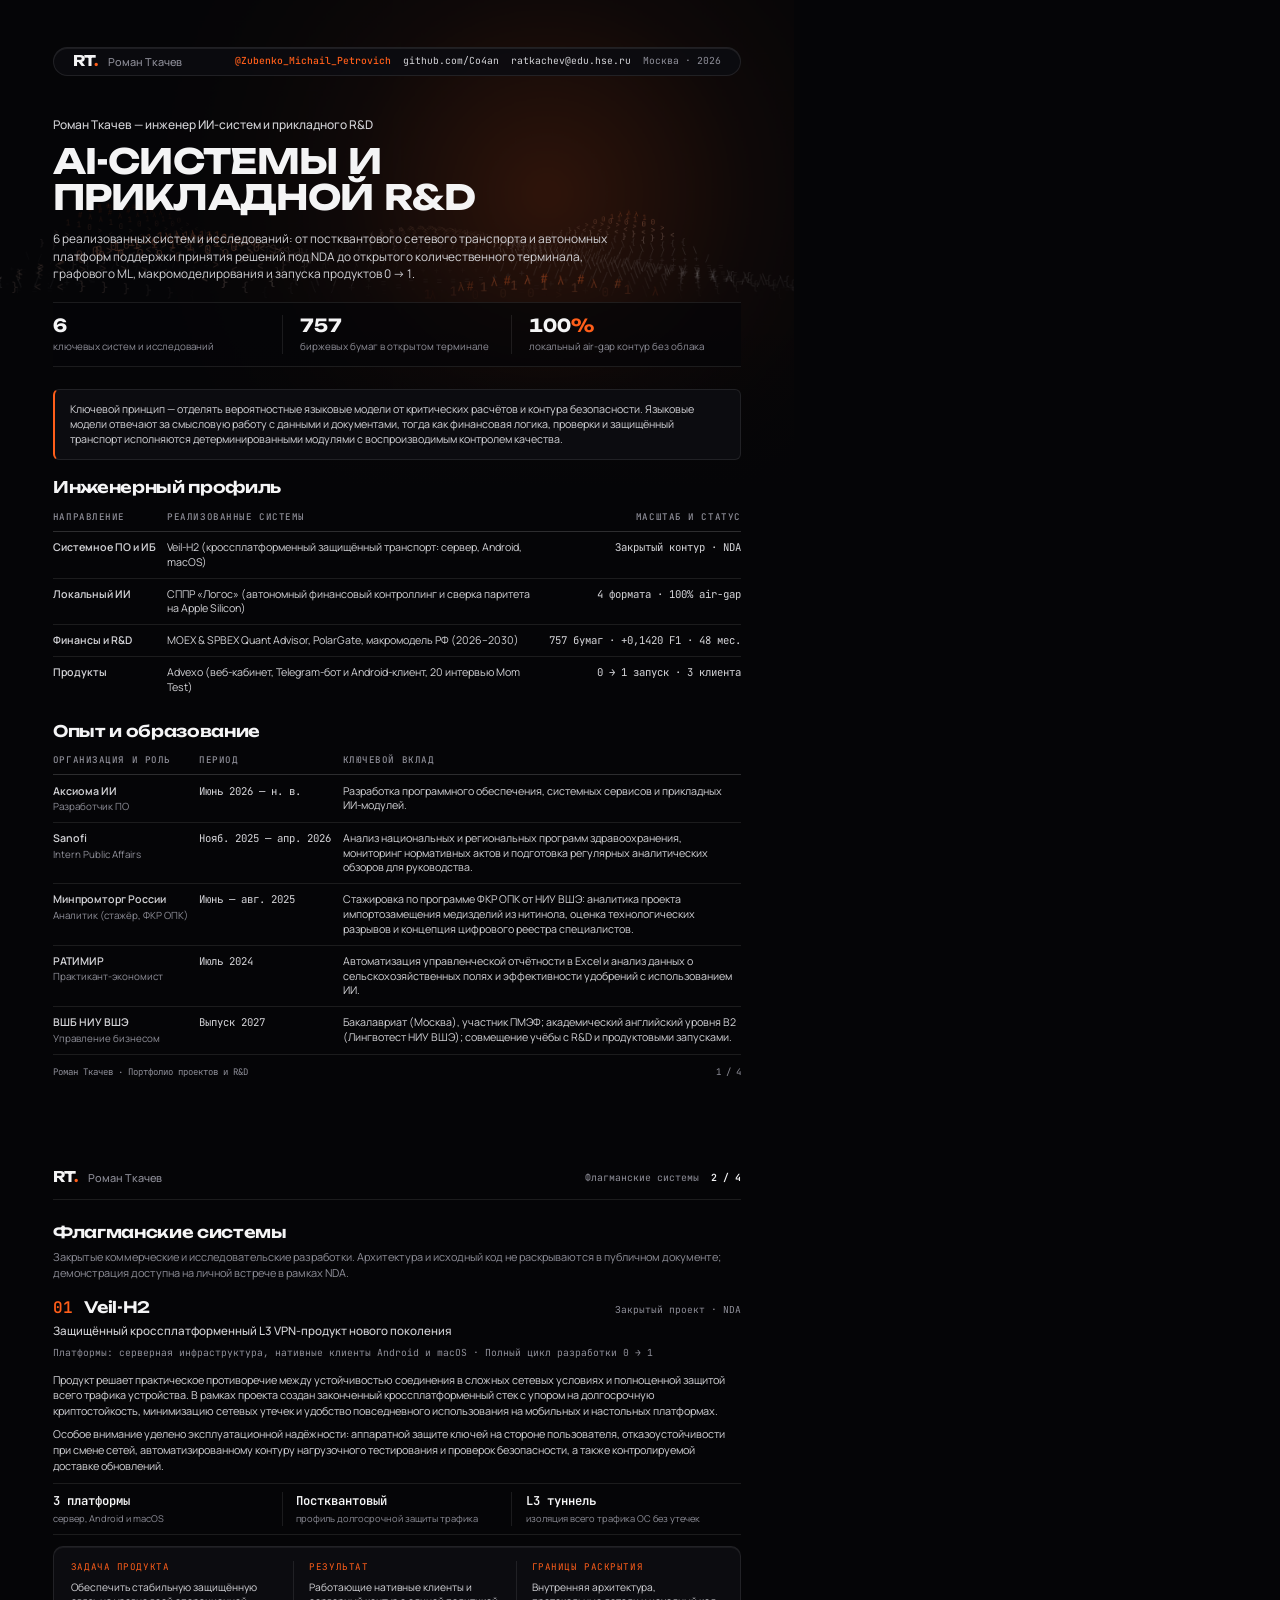
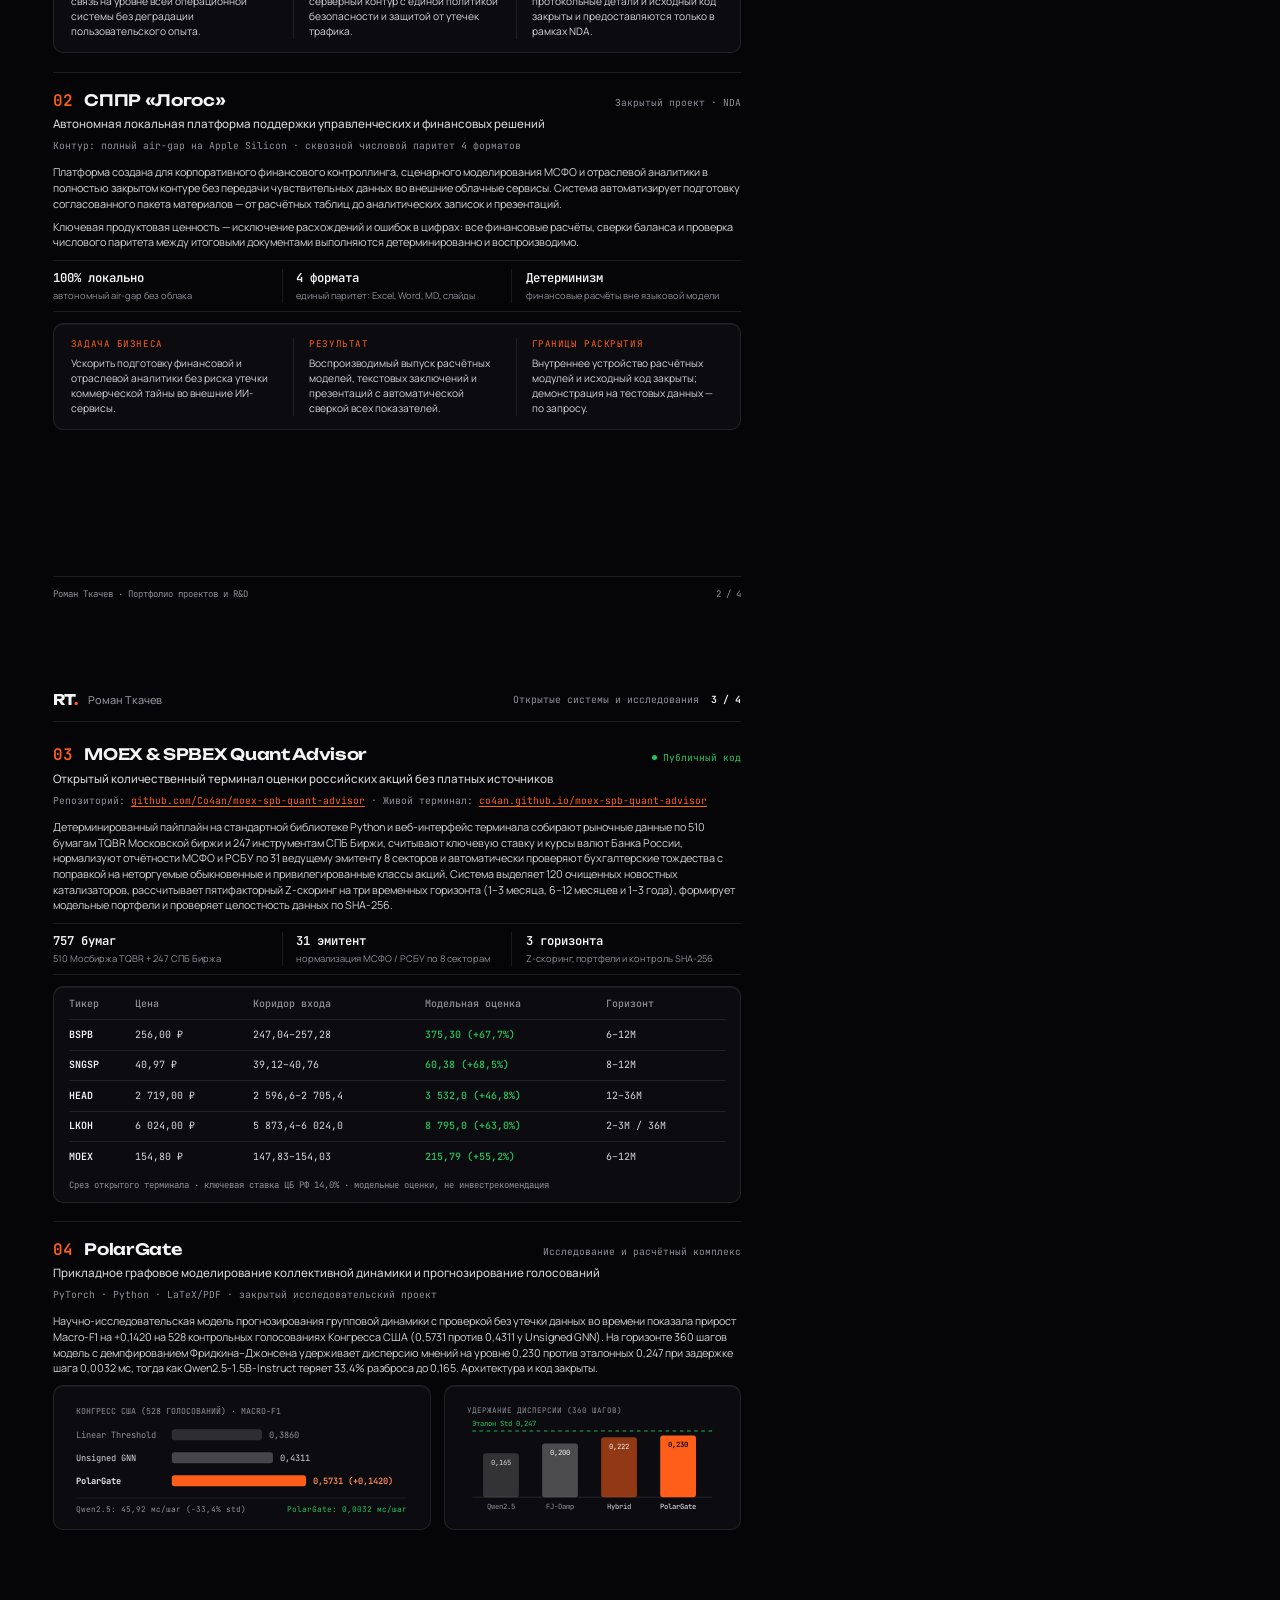
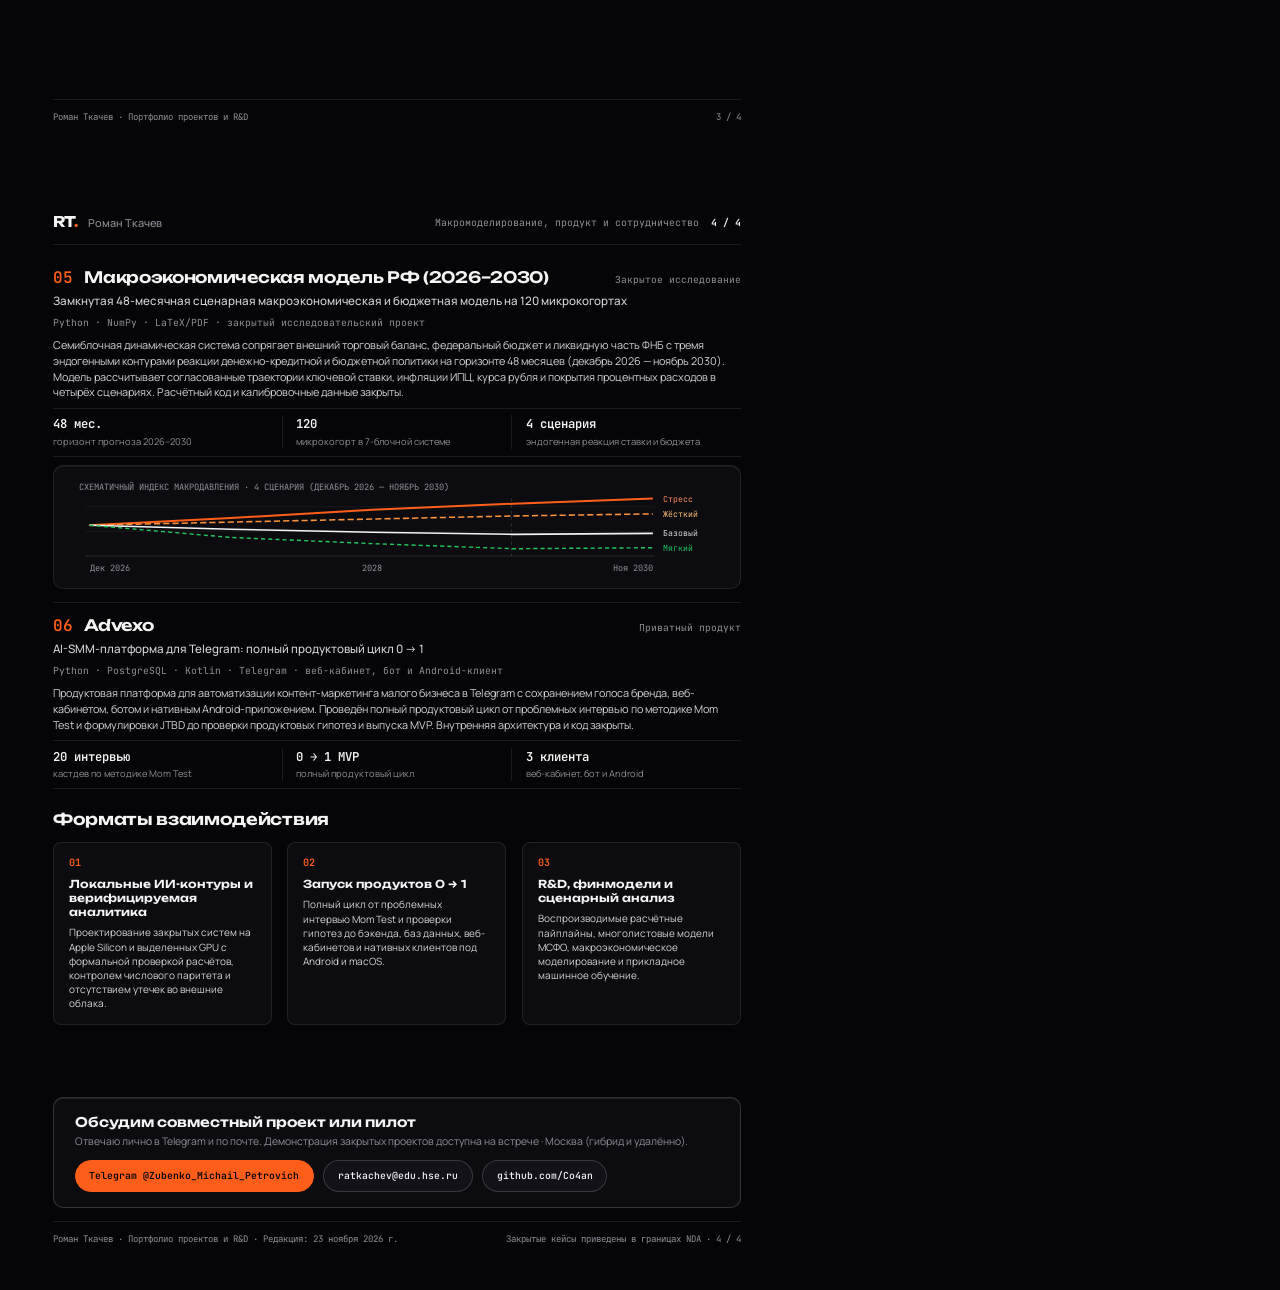
<file: print/portfolio-ru.html>
<!DOCTYPE html>
<html lang="ru">
<head>
  <meta charset="UTF-8">
  <meta name="theme-color" content="#050507">
  <link rel="icon" href="../favicon.svg" type="image/svg+xml">
  <title>Роман Ткачев — AI-системы и прикладной R&amp;D</title>
  <link rel="preconnect" href="https://fonts.googleapis.com">
  <link rel="preconnect" href="https://fonts.gstatic.com" crossorigin>
  <link href="https://fonts.googleapis.com/css2?family=JetBrains+Mono:wght@400;500;600&family=Manrope:wght@400;500;600;700&family=Unbounded:wght@500;600;700&display=swap" rel="stylesheet">
  <style>
    :root {
      color-scheme: dark;
      --void: #050507;
      --surface: #0C0C10;
      --panel: #121218;
      --ink: #F4F4F5;
      --body: #D4D4D8;
      --muted: #8E8E98;
      --dim: #52525B;
      --accent: #FF5E1A;
      --accent-soft: rgba(255, 94, 26, 0.14);
      --live: #22C55E;
      --hairline: rgba(255, 255, 255, 0.09);
      --hairline-strong: rgba(255, 255, 255, 0.16);
      --font-display: "Unbounded", "Manrope", system-ui, sans-serif;
      --font-sans: "Manrope", system-ui, -apple-system, sans-serif;
      --font-mono: "JetBrains Mono", ui-monospace, SFMono-Regular, Menlo, monospace;
    }

    @page {
      size: A4 portrait;
      margin: 0;
    }

    *,
    *::before,
    *::after {
      box-sizing: border-box;
      margin: 0;
      padding: 0;
    }

    html,
    body {
      background-color: var(--void);
      color: var(--ink);
      font-family: var(--font-sans);
      font-size: 8.6pt;
      line-height: 1.46;
      -webkit-font-smoothing: antialiased;
      -webkit-print-color-adjust: exact;
      print-color-adjust: exact;
    }

    a {
      color: var(--ink);
      text-decoration: none;
    }

    .page {
      position: relative;
      width: 210mm;
      height: 297mm;
      padding: 12.5mm 14mm 11.5mm 14mm;
      background-color: var(--void);
      overflow: hidden;
      display: flex;
      flex-direction: column;
      page-break-after: always;
      break-after: page;
    }

    .page:last-child {
      page-break-after: auto;
      break-after: auto;
    }

    /* =====================================================================
       PAGE 1: COVER HERO WITH 3D CODE GLYPH WAVE TERRAIN
       ===================================================================== */
    .hero-wave {
      position: absolute;
      top: 0;
      left: 0;
      width: 210mm;
      height: 128mm;
      object-fit: cover;
      object-position: center top;
      z-index: 0;
      pointer-events: none;
    }

    .hero-fade {
      position: absolute;
      top: 86mm;
      left: 0;
      right: 0;
      height: 44mm;
      background: linear-gradient(180deg, rgba(5, 5, 7, 0) 0%, #050507 100%);
      z-index: 1;
      pointer-events: none;
    }

    .page-content {
      position: relative;
      z-index: 2;
      display: flex;
      flex-direction: column;
      height: 100%;
    }

    .header-pill {
      height: 10.5mm;
      padding: 0 5mm;
      display: flex;
      align-items: center;
      justify-content: space-between;
      background-color: rgba(12, 12, 16, 0.88);
      border: 1px solid var(--hairline);
      box-shadow: inset 0 1px 0 rgba(255, 255, 255, 0.08);
      border-radius: 9999px;
      margin-bottom: 8.5mm;
    }

    .brand {
      display: inline-flex;
      align-items: center;
      gap: 3mm;
      white-space: nowrap;
    }

    .brand-monogram {
      font-family: var(--font-display);
      font-size: 11pt;
      line-height: 1;
      font-weight: 700;
      letter-spacing: -0.04em;
      color: var(--ink);
    }

    .brand-dot {
      color: var(--accent);
    }

    .brand-name {
      font-size: 8.2pt;
      font-weight: 500;
      color: var(--muted);
    }

    .pill-links {
      display: flex;
      align-items: center;
      gap: 3.2mm;
      white-space: nowrap;
      font-family: var(--font-mono);
      font-size: 7.3pt;
      color: var(--muted);
    }

    .pill-links a {
      color: var(--body);
    }

    .pill-links .accent-link {
      color: var(--accent);
      font-weight: 500;
    }

    .hero-block {
      padding-top: 2mm;
      margin-bottom: 6mm;
    }

    .hero-role {
      font-size: 9pt;
      font-weight: 500;
      color: var(--body);
      margin-bottom: 3mm;
    }

    .hero-title {
      font-family: var(--font-display);
      font-size: 26pt;
      line-height: 1.03;
      font-weight: 700;
      letter-spacing: -0.025em;
      word-spacing: 0.08em;
      text-transform: uppercase;
      color: var(--ink);
      text-wrap: balance;
      margin-bottom: 3.8mm;
    }

    .hero-lead {
      max-width: 156mm;
      font-size: 8.9pt;
      line-height: 1.48;
      color: var(--body);
    }

    .hero-metrics {
      display: grid;
      grid-template-columns: repeat(3, 1fr);
      margin-top: 5mm;
      padding: 3.2mm 0;
      border-top: 1px solid var(--hairline);
      border-bottom: 1px solid var(--hairline);
      background: rgba(5, 5, 7, 0.72);
    }

    .hero-metric {
      padding-right: 4mm;
    }

    .hero-metric + .hero-metric {
      padding-left: 4.5mm;
      border-left: 1px solid var(--hairline);
    }

    .hero-metric-val {
      font-family: var(--font-display);
      font-size: 13.5pt;
      line-height: 1.15;
      font-weight: 700;
      color: var(--ink);
      font-variant-numeric: tabular-nums;
    }

    .hero-metric-val span {
      color: var(--accent);
    }

    .hero-metric-lbl {
      margin-top: 1mm;
      font-size: 7.4pt;
      color: var(--muted);
    }

    /* =====================================================================
       INNER RUNNING HEADER & SECTION HEADINGS
       ===================================================================== */
    .running-head {
      display: flex;
      align-items: center;
      justify-content: space-between;
      padding-bottom: 3.5mm;
      margin-bottom: 6mm;
      border-bottom: 1px solid var(--hairline);
    }

    .running-right {
      display: flex;
      align-items: center;
      gap: 3mm;
      font-family: var(--font-mono);
      font-size: 7.4pt;
      color: var(--muted);
      font-variant-numeric: tabular-nums;
    }

    .running-page {
      color: var(--ink);
      font-weight: 600;
    }

    .sec-title {
      font-family: var(--font-display);
      font-size: 12pt;
      line-height: 1.2;
      font-weight: 600;
      letter-spacing: -0.02em;
      color: var(--ink);
      text-wrap: balance;
      margin-bottom: 3.5mm;
    }

    .sec-sub {
      font-size: 8.2pt;
      color: var(--muted);
      margin-top: -1.5mm;
      margin-bottom: 4.5mm;
    }

    /* =====================================================================
       TABLES & TIMELINES (PAGE 1)
       ===================================================================== */
    .data-table {
      width: 100%;
      border-collapse: collapse;
      margin-bottom: 5mm;
    }

    .data-table th {
      text-align: left;
      font-family: var(--font-mono);
      font-size: 6.9pt;
      font-weight: 500;
      text-transform: uppercase;
      letter-spacing: 0.06em;
      color: var(--muted);
      padding: 0 3mm 1.8mm 0;
      border-bottom: 1px solid var(--hairline-strong);
    }

    .data-table th:last-child {
      padding-right: 0;
      text-align: right;
    }

    .data-table td {
      padding: 2.15mm 3mm 2.15mm 0;
      border-bottom: 1px solid var(--hairline);
      vertical-align: top;
      font-size: 8pt;
      line-height: 1.38;
      color: var(--body);
    }

    .data-table td:last-child {
      padding-right: 0;
    }

    .data-table tr:last-child td {
      border-bottom: 0;
    }

    .col-strong {
      color: var(--ink);
      font-weight: 600;
      white-space: nowrap;
    }

    .col-mono {
      font-family: var(--font-mono);
      font-size: 7.4pt;
      color: var(--ink);
      font-variant-numeric: tabular-nums;
      text-align: right;
      white-space: nowrap;
    }

    .col-period {
      font-family: var(--font-mono);
      font-size: 7.3pt;
      color: var(--muted);
      font-variant-numeric: tabular-nums;
      white-space: nowrap;
    }

    .role-muted {
      display: block;
      font-size: 7.4pt;
      font-weight: 400;
      color: var(--muted);
      margin-top: 0.5mm;
    }

    .profile-quote {
      padding: 3mm 4mm;
      background-color: var(--surface);
      border: 1px solid var(--hairline);
      border-left: 2.5px solid var(--accent);
      border-radius: 6px;
      margin-bottom: 4.8mm;
      font-size: 8pt;
      line-height: 1.44;
      color: var(--body);
    }

    /* =====================================================================
       FLAGSHIP CASE STUDIES (PAGES 2 & 3)
       ===================================================================== */
    .case-item {
      padding-bottom: 4.8mm;
      margin-bottom: 4.8mm;
      border-bottom: 1px solid var(--hairline);
    }

    .case-item:last-of-type {
      border-bottom: 0;
      margin-bottom: 0;
      padding-bottom: 0;
    }

    .case-header {
      display: flex;
      align-items: baseline;
      justify-content: space-between;
      gap: 4mm;
      margin-bottom: 1.6mm;
    }

    .case-title-row {
      display: flex;
      align-items: baseline;
      gap: 3mm;
    }

    .case-num {
      font-family: var(--font-mono);
      font-size: 12pt;
      font-weight: 600;
      color: var(--accent);
      font-variant-numeric: tabular-nums;
      line-height: 1;
    }

    .case-title {
      font-family: var(--font-display);
      font-size: 11.8pt;
      line-height: 1.18;
      font-weight: 600;
      letter-spacing: -0.02em;
      color: var(--ink);
    }

    .case-subtitle {
      font-size: 8.7pt;
      font-weight: 500;
      color: var(--body);
      margin-bottom: 1.6mm;
    }

    .status-tag {
      display: inline-flex;
      align-items: center;
      gap: 1.6mm;
      font-family: var(--font-mono);
      font-size: 7.2pt;
      color: var(--muted);
      white-space: nowrap;
      flex-shrink: 0;
    }

    .status-tag--live {
      color: var(--live);
    }

    .status-dot {
      width: 5px;
      height: 5px;
      border-radius: 9999px;
      background-color: var(--live);
      display: inline-block;
    }

    .case-spec {
      font-family: var(--font-mono);
      font-size: 7.3pt;
      color: var(--muted);
      margin-bottom: 3mm;
      font-variant-numeric: tabular-nums;
    }

    .case-spec a {
      color: var(--accent);
      text-decoration: underline;
      text-underline-offset: 2px;
    }

    .case-prose {
      font-size: 8.1pt;
      line-height: 1.45;
      color: var(--body);
      margin-bottom: 2mm;
    }

    .case-metrics {
      display: grid;
      grid-template-columns: repeat(3, 1fr);
      margin: 2.6mm 0 3mm 0;
      padding: 2.2mm 0;
      border-top: 1px solid var(--hairline);
      border-bottom: 1px solid var(--hairline);
    }

    .case-metric {
      padding-right: 3mm;
    }

    .case-metric + .case-metric {
      padding-left: 3.5mm;
      border-left: 1px solid var(--hairline);
    }

    .case-metric-val {
      font-family: var(--font-mono);
      font-size: 9.2pt;
      font-weight: 600;
      color: var(--ink);
      font-variant-numeric: tabular-nums;
    }

    .case-metric-lbl {
      font-size: 7pt;
      color: var(--muted);
      margin-top: 0.5mm;
    }

    .visual-panel {
      background-color: var(--surface);
      border: 1px solid var(--hairline);
      box-shadow: inset 0 1px 0 rgba(255, 255, 255, 0.06);
      border-radius: 10px;
      padding: 2.6mm 4mm;
      margin-top: 2.2mm;
    }

    .nda-grid {
      display: grid;
      grid-template-columns: repeat(3, 1fr);
      gap: 4mm;
      background-color: var(--surface);
      border: 1px solid var(--hairline);
      box-shadow: inset 0 1px 0 rgba(255, 255, 255, 0.06);
      border-radius: 10px;
      padding: 3.6mm 4.5mm;
      margin-top: 3mm;
    }

    .nda-col + .nda-col {
      padding-left: 4mm;
      border-left: 1px solid var(--hairline);
    }

    .nda-kicker {
      font-family: var(--font-mono);
      font-size: 6.9pt;
      text-transform: uppercase;
      letter-spacing: 0.06em;
      color: var(--accent);
      margin-bottom: 1.4mm;
    }

    .nda-text {
      font-size: 7.7pt;
      line-height: 1.44;
      color: var(--body);
    }

    .visual-panel svg {
      width: 100%;
      height: auto;
      display: block;
    }

    .visual-split {
      display: grid;
      grid-template-columns: 1.12fr 0.88fr;
      gap: 3.5mm;
      margin-top: 2.5mm;
    }

    .visual-split .visual-panel {
      margin-top: 0;
      padding: 2.8mm 3.5mm;
    }

    .quant-table {
      width: 100%;
      border-collapse: collapse;
      font-family: var(--font-mono);
      font-size: 7.5pt;
      line-height: 1.45;
      font-variant-numeric: tabular-nums;
    }

    .quant-table th {
      text-align: left;
      color: var(--muted);
      font-weight: 500;
      padding: 0 2mm 2mm 0;
      border-bottom: 1px solid var(--hairline);
    }

    .quant-table td {
      padding: 2mm 2mm 2mm 0;
      border-bottom: 1px solid var(--hairline);
      color: var(--body);
    }

    .quant-table tr:last-child td {
      border-bottom: 0;
    }

    .quant-table td.quant-ticker {
      color: var(--ink);
      font-weight: 600;
    }

    .quant-table td.quant-up {
      color: var(--live);
      font-weight: 500;
    }

    .quant-table td.quant-accent {
      color: var(--accent);
      font-weight: 500;
    }

    .quant-footnote {
      margin-top: 1.8mm;
      font-family: var(--font-mono);
      font-size: 6.7pt;
      color: var(--muted);
    }

    /* =====================================================================
       PAGE 4: COMPACT CASES, FORMATS & CONTACT
       ===================================================================== */
    .case-item--compact {
      padding-bottom: 3.4mm;
      margin-bottom: 3.4mm;
    }

    .case-item--compact .case-metrics {
      margin: 2mm 0 2.2mm 0;
      padding: 1.8mm 0;
    }

    .case-item--compact .case-spec {
      margin-bottom: 2mm;
    }

    .sec-title--spaced {
      margin-top: 5.5mm;
    }

    .tracks-grid {
      display: grid;
      grid-template-columns: repeat(3, 1fr);
      gap: 4mm;
      margin-bottom: 4.5mm;
    }

    .track-col {
      padding: 3.5mm 4mm;
      background-color: var(--surface);
      border: 1px solid var(--hairline);
      border-radius: 8px;
    }

    .track-num {
      font-family: var(--font-mono);
      font-size: 7.6pt;
      font-weight: 600;
      color: var(--accent);
      margin-bottom: 1.5mm;
    }

    .track-title {
      font-family: var(--font-display);
      font-size: 8.2pt;
      line-height: 1.28;
      font-weight: 600;
      color: var(--ink);
      margin-bottom: 1.8mm;
    }

    .track-body {
      font-size: 7.5pt;
      line-height: 1.42;
      color: var(--body);
    }

    .closing-card {
      margin-top: auto;
      padding: 4mm 5.5mm;
      background-color: var(--surface);
      border: 1px solid var(--hairline-strong);
      box-shadow: inset 0 1px 0 rgba(255, 255, 255, 0.08);
      border-radius: 10px;
      display: flex;
      flex-direction: column;
      align-items: flex-start;
      gap: 3mm;
    }

    .closing-title {
      font-family: var(--font-display);
      font-size: 10pt;
      line-height: 1.25;
      font-weight: 600;
      color: var(--ink);
      margin-bottom: 1mm;
    }

    .closing-lead {
      font-size: 7.8pt;
      color: var(--muted);
    }

    .closing-pills {
      display: flex;
      flex-wrap: wrap;
      gap: 2.5mm;
      justify-content: flex-start;
    }

    .cta-pill {
      display: inline-flex;
      align-items: center;
      padding: 2mm 3.6mm;
      border-radius: 9999px;
      font-family: var(--font-mono);
      font-size: 7.3pt;
      font-weight: 500;
      border: 1px solid var(--hairline-strong);
      color: var(--ink);
      background-color: var(--panel);
    }

    .cta-pill--primary {
      background-color: var(--accent);
      border-color: var(--accent);
      color: #050507;
      font-weight: 600;
    }

    .page-footer {
      margin-top: auto;
      padding-top: 3mm;
      border-top: 1px solid var(--hairline);
      display: flex;
      justify-content: space-between;
      font-family: var(--font-mono);
      font-size: 6.8pt;
      color: var(--muted);
    }

    .page-4-footer {
      margin-top: 3.5mm;
    }
  </style>
</head>
<body>
  <main>
    <!-- ===================================================================
         PAGE 1: COVER, PROFILE & EXPERIENCE
         =================================================================== -->
    <section class="page">
      <img id="hero-wave" class="hero-wave" alt="" aria-hidden="true">
      <div class="hero-fade" aria-hidden="true"></div>

      <div class="page-content">
        <header class="header-pill">
          <div class="brand">
            <span class="brand-monogram" translate="no">RT<span class="brand-dot">.</span></span>
            <span class="brand-name">Роман Ткачев</span>
          </div>
          <div class="pill-links">
            <a class="accent-link" href="https://t.me/Zubenko_Michail_Petrovich" translate="no">@Zubenko_Michail_Petrovich</a>
            <a href="https://github.com/Co4an" translate="no">github.com/Co4an</a>
            <a href="mailto:ratkachev@edu.hse.ru" translate="no">ratkachev@edu.hse.ru</a>
            <span>Москва · 2026</span>
          </div>
        </header>

        <div class="hero-block">
          <p class="hero-role">Роман Ткачев — инженер ИИ-систем и прикладного R&amp;D</p>
          <h1 class="hero-title">AI-СИСТЕМЫ И ПРИКЛАДНОЙ R&amp;D</h1>
          <p class="hero-lead">6 реализованных систем и исследований: от постквантового сетевого транспорта и автономных платформ поддержки принятия решений под NDA до открытого количественного терминала, графового ML, макромоделирования и запуска продуктов 0 → 1.</p>

          <div class="hero-metrics">
            <div class="hero-metric">
              <div class="hero-metric-val">6</div>
              <div class="hero-metric-lbl">ключевых систем и исследований</div>
            </div>
            <div class="hero-metric">
              <div class="hero-metric-val">757</div>
              <div class="hero-metric-lbl">биржевых бумаг в открытом терминале</div>
            </div>
            <div class="hero-metric">
              <div class="hero-metric-val">100<span>%</span></div>
              <div class="hero-metric-lbl">локальный air-gap контур без облака</div>
            </div>
          </div>
        </div>

        <div class="profile-quote">
          Ключевой принцип — отделять вероятностные языковые модели от критических расчётов и контура безопасности. Языковые модели отвечают за смысловую работу с данными и документами, тогда как финансовая логика, проверки и защищённый транспорт исполняются детерминированными модулями с воспроизводимым контролем качества.
        </div>

        <h2 class="sec-title">Инженерный профиль</h2>
        <table class="data-table">
          <thead>
            <tr>
              <th>Направление</th>
              <th>Реализованные системы</th>
              <th>Масштаб и статус</th>
            </tr>
          </thead>
          <tbody>
            <tr>
              <td class="col-strong">Системное ПО и ИБ</td>
              <td><span translate="no">Veil-H2</span> (кроссплатформенный защищённый транспорт: сервер, <span translate="no">Android</span>, <span translate="no">macOS</span>)</td>
              <td class="col-mono">Закрытый контур · NDA</td>
            </tr>
            <tr>
              <td class="col-strong">Локальный ИИ</td>
              <td>СППР «Логос» (автономный финансовый контроллинг и сверка паритета на <span translate="no">Apple Silicon</span>)</td>
              <td class="col-mono">4 формата · 100% air-gap</td>
            </tr>
            <tr>
              <td class="col-strong">Финансы и R&amp;D</td>
              <td><span translate="no">MOEX &amp; SPBEX Quant Advisor</span>, <span translate="no">PolarGate</span>, макромодель РФ (2026–2030)</td>
              <td class="col-mono">757 бумаг · +0,1420 F1 · 48 мес.</td>
            </tr>
            <tr>
              <td class="col-strong">Продукты</td>
              <td><span translate="no">Advexo</span> (веб-кабинет, <span translate="no">Telegram</span>-бот и <span translate="no">Android</span>-клиент, 20 интервью <span translate="no">Mom Test</span>)</td>
              <td class="col-mono">0 → 1 запуск · 3 клиента</td>
            </tr>
          </tbody>
        </table>

        <h2 class="sec-title">Опыт и образование</h2>
        <table class="data-table" style="margin-bottom: 0;">
          <thead>
            <tr>
              <th>Организация и роль</th>
              <th>Период</th>
              <th style="text-align: left;">Ключевой вклад</th>
            </tr>
          </thead>
          <tbody>
            <tr>
              <td class="col-strong">Аксиома ИИ<span class="role-muted">Разработчик ПО</span></td>
              <td class="col-period">Июнь 2026 — н.&nbsp;в.</td>
              <td>Разработка программного обеспечения, системных сервисов и прикладных ИИ-модулей.</td>
            </tr>
            <tr>
              <td class="col-strong"><span translate="no">Sanofi</span><span class="role-muted" translate="no">Intern Public Affairs</span></td>
              <td class="col-period">Нояб. 2025 — апр. 2026</td>
              <td>Анализ национальных и региональных программ здравоохранения, мониторинг нормативных актов и подготовка регулярных аналитических обзоров для руководства.</td>
            </tr>
            <tr>
              <td class="col-strong">Минпромторг России<span class="role-muted">Аналитик (стажёр, ФКР ОПК)</span></td>
              <td class="col-period">Июнь — авг. 2025</td>
              <td>Стажировка по программе ФКР ОПК от НИУ ВШЭ: аналитика проекта импортозамещения медизделий из нитинола, оценка технологических разрывов и концепция цифрового реестра специалистов.</td>
            </tr>
            <tr>
              <td class="col-strong">РАТИМИР<span class="role-muted">Практикант-экономист</span></td>
              <td class="col-period">Июль 2024</td>
              <td>Автоматизация управленческой отчётности в <span translate="no">Excel</span> и анализ данных о сельскохозяйственных полях и эффективности удобрений с использованием ИИ.</td>
            </tr>
            <tr>
              <td class="col-strong">ВШБ НИУ ВШЭ<span class="role-muted">Управление бизнесом</span></td>
              <td class="col-period">Выпуск 2027</td>
              <td>Бакалавриат (Москва), участник ПМЭФ; академический английский уровня B2 (Лингвотест НИУ ВШЭ); совмещение учёбы с R&amp;D и продуктовыми запусками.</td>
            </tr>
          </tbody>
        </table>

        <footer class="page-footer">
          <span>Роман Ткачев · Портфолио проектов и R&amp;D</span>
          <span>1 / 4</span>
        </footer>
      </div>
    </section>

    <!-- ===================================================================
         PAGE 2: FLAGSHIP SYSTEMS (NDA-SAFE OVERVIEW: VEIL-H2 & LOGOS)
         =================================================================== -->
    <section class="page">
      <div class="page-content">
        <header class="running-head">
          <div class="brand">
            <span class="brand-monogram" translate="no">RT<span class="brand-dot">.</span></span>
            <span class="brand-name">Роман Ткачев</span>
          </div>
          <div class="running-right">
            <span>Флагманские системы</span>
            <span class="running-page">2 / 4</span>
          </div>
        </header>

        <h2 class="sec-title">Флагманские системы</h2>
        <p class="sec-sub">Закрытые коммерческие и исследовательские разработки. Архитектура и исходный код не раскрываются в публичном документе; демонстрация доступна на личной встрече в рамках NDA.</p>

        <article class="case-item">
          <div class="case-header">
            <div class="case-title-row">
              <span class="case-num">01</span>
              <h3 class="case-title" translate="no">Veil-H2</h3>
            </div>
            <span class="status-tag">Закрытый проект · NDA</span>
          </div>
          <p class="case-subtitle">Защищённый кроссплатформенный L3 VPN-продукт нового поколения</p>
          <p class="case-spec">Платформы: серверная инфраструктура, нативные клиенты <span translate="no">Android</span> и <span translate="no">macOS</span> · Полный цикл разработки 0 → 1</p>
          <p class="case-prose">Продукт решает практическое противоречие между устойчивостью соединения в сложных сетевых условиях и полноценной защитой всего трафика устройства. В рамках проекта создан законченный кроссплатформенный стек с упором на долгосрочную криптостойкость, минимизацию сетевых утечек и удобство повседневного использования на мобильных и настольных платформах.</p>
          <p class="case-prose">Особое внимание уделено эксплуатационной надёжности: аппаратной защите ключей на стороне пользователя, отказоустойчивости при смене сетей, автоматизированному контуру нагрузочного тестирования и проверок безопасности, а также контролируемой доставке обновлений.</p>

          <div class="case-metrics">
            <div class="case-metric">
              <div class="case-metric-val">3 платформы</div>
              <div class="case-metric-lbl">сервер, <span translate="no">Android</span> и <span translate="no">macOS</span></div>
            </div>
            <div class="case-metric">
              <div class="case-metric-val">Постквантовый</div>
              <div class="case-metric-lbl">профиль долгосрочной защиты трафика</div>
            </div>
            <div class="case-metric">
              <div class="case-metric-val">L3 туннель</div>
              <div class="case-metric-lbl">изоляция всего трафика ОС без утечек</div>
            </div>
          </div>

          <div class="nda-grid">
            <div class="nda-col">
              <div class="nda-kicker">Задача продукта</div>
              <p class="nda-text">Обеспечить стабильную защищённую связь на уровне всей операционной системы без деградации пользовательского опыта.</p>
            </div>
            <div class="nda-col">
              <div class="nda-kicker">Результат</div>
              <p class="nda-text">Работающие нативные клиенты и серверный контур с единой политикой безопасности и защитой от утечек трафика.</p>
            </div>
            <div class="nda-col">
              <div class="nda-kicker">Границы раскрытия</div>
              <p class="nda-text">Внутренняя архитектура, протокольные детали и исходный код закрыты и предоставляются только в рамках NDA.</p>
            </div>
          </div>
        </article>

        <article class="case-item">
          <div class="case-header">
            <div class="case-title-row">
              <span class="case-num">02</span>
              <h3 class="case-title">СППР «Логос»</h3>
            </div>
            <span class="status-tag">Закрытый проект · NDA</span>
          </div>
          <p class="case-subtitle">Автономная локальная платформа поддержки управленческих и финансовых решений</p>
          <p class="case-spec">Контур: полный <span translate="no">air-gap</span> на <span translate="no">Apple Silicon</span> · сквозной числовой паритет 4 форматов</p>
          <p class="case-prose">Платформа создана для корпоративного финансового контроллинга, сценарного моделирования МСФО и отраслевой аналитики в полностью закрытом контуре без передачи чувствительных данных во внешние облачные сервисы. Система автоматизирует подготовку согласованного пакета материалов — от расчётных таблиц до аналитических записок и презентаций.</p>
          <p class="case-prose">Ключевая продуктовая ценность — исключение расхождений и ошибок в цифрах: все финансовые расчёты, сверки баланса и проверка числового паритета между итоговыми документами выполняются детерминированно и воспроизводимо.</p>

          <div class="case-metrics">
            <div class="case-metric">
              <div class="case-metric-val">100% локально</div>
              <div class="case-metric-lbl">автономный <span translate="no">air-gap</span> без облака</div>
            </div>
            <div class="case-metric">
              <div class="case-metric-val">4 формата</div>
              <div class="case-metric-lbl">единый паритет: <span translate="no">Excel, Word, MD</span>, слайды</div>
            </div>
            <div class="case-metric">
              <div class="case-metric-val">Детерминизм</div>
              <div class="case-metric-lbl">финансовые расчёты вне языковой модели</div>
            </div>
          </div>

          <div class="nda-grid">
            <div class="nda-col">
              <div class="nda-kicker">Задача бизнеса</div>
              <p class="nda-text">Ускорить подготовку финансовой и отраслевой аналитики без риска утечки коммерческой тайны во внешние ИИ-сервисы.</p>
            </div>
            <div class="nda-col">
              <div class="nda-kicker">Результат</div>
              <p class="nda-text">Воспроизводимый выпуск расчётных моделей, текстовых заключений и презентаций с автоматической сверкой всех показателей.</p>
            </div>
            <div class="nda-col">
              <div class="nda-kicker">Границы раскрытия</div>
              <p class="nda-text">Внутреннее устройство расчётных модулей и исходный код закрыты; демонстрация на тестовых данных — по запросу.</p>
            </div>
          </div>
        </article>

        <footer class="page-footer">
          <span>Роман Ткачев · Портфолио проектов и R&amp;D</span>
          <span>2 / 4</span>
        </footer>
      </div>
    </section>

    <!-- ===================================================================
         PAGE 3: FLAGSHIP ARCHITECTURE (03 MOEX QUANT & 04 POLARGATE)
         =================================================================== -->
    <section class="page">
      <div class="page-content">
        <header class="running-head">
          <div class="brand">
            <span class="brand-monogram" translate="no">RT<span class="brand-dot">.</span></span>
            <span class="brand-name">Роман Ткачев</span>
          </div>
          <div class="running-right">
            <span>Открытые системы и исследования</span>
            <span class="running-page">3 / 4</span>
          </div>
        </header>

        <article class="case-item">
          <div class="case-header">
            <div class="case-title-row">
              <span class="case-num">03</span>
              <h3 class="case-title" translate="no">MOEX &amp; SPBEX Quant Advisor</h3>
            </div>
            <span class="status-tag status-tag--live"><span class="status-dot" aria-hidden="true"></span>Публичный код</span>
          </div>
          <p class="case-subtitle">Открытый количественный терминал оценки российских акций без платных источников</p>
          <p class="case-spec">Репозиторий: <a href="https://github.com/Co4an/moex-spb-quant-advisor" translate="no">github.com/Co4an/moex-spb-quant-advisor</a> · Живой терминал: <a href="https://co4an.github.io/moex-spb-quant-advisor/" translate="no">co4an.github.io/moex-spb-quant-advisor</a></p>
          <p class="case-prose">Детерминированный пайплайн на стандартной библиотеке <span translate="no">Python</span> и веб-интерфейс терминала собирают рыночные данные по 510 бумагам TQBR Московской биржи и 247 инструментам СПБ Биржи, считывают ключевую ставку и курсы валют Банка России, нормализуют отчётности МСФО и РСБУ по 31 ведущему эмитенту 8 секторов и автоматически проверяют бухгалтерские тождества с поправкой на неторгуемые обыкновенные и привилегированные классы акций. Система выделяет 120 очищенных новостных катализаторов, рассчитывает пятифакторный Z-скоринг на три временных горизонта (1–3 месяца, 6–12 месяцев и 1–3 года), формирует модельные портфели и проверяет целостность данных по <span translate="no">SHA-256</span>.</p>

          <div class="case-metrics">
            <div class="case-metric">
              <div class="case-metric-val">757 бумаг</div>
              <div class="case-metric-lbl">510 Мосбиржа TQBR + 247 СПБ Биржа</div>
            </div>
            <div class="case-metric">
              <div class="case-metric-val">31 эмитент</div>
              <div class="case-metric-lbl">нормализация МСФО / РСБУ по 8 секторам</div>
            </div>
            <div class="case-metric">
              <div class="case-metric-val">3 горизонта</div>
              <div class="case-metric-lbl">Z-скоринг, портфели и контроль <span translate="no">SHA-256</span></div>
            </div>
          </div>

          <div class="visual-panel">
            <table class="quant-table" aria-label="Срез скоринга акций Московской биржи при ставке ЦБ 14%">
              <thead>
                <tr>
                  <th>Тикер</th>
                  <th>Цена</th>
                  <th>Коридор входа</th>
                  <th>Модельная оценка</th>
                  <th>Горизонт</th>
                </tr>
              </thead>
              <tbody>
                <tr>
                  <td class="quant-ticker" translate="no">BSPB</td>
                  <td>256,00 ₽</td>
                  <td>247,04–257,28</td>
                  <td class="quant-up">375,30 (+67,7%)</td>
                  <td>6–12М</td>
                </tr>
                <tr>
                  <td class="quant-ticker" translate="no">SNGSP</td>
                  <td>40,97 ₽</td>
                  <td>39,12–40,76</td>
                  <td class="quant-up">60,38 (+68,5%)</td>
                  <td>8–12М</td>
                </tr>
                <tr>
                  <td class="quant-ticker" translate="no">HEAD</td>
                  <td>2 719,00 ₽</td>
                  <td>2 596,6–2 705,4</td>
                  <td class="quant-up">3 532,0 (+46,8%)</td>
                  <td>12–36М</td>
                </tr>
                <tr>
                  <td class="quant-ticker" translate="no">LKOH</td>
                  <td>6 024,00 ₽</td>
                  <td>5 873,4–6 024,0</td>
                  <td class="quant-up">8 795,0 (+63,0%)</td>
                  <td>2–3М / 36М</td>
                </tr>
                <tr>
                  <td class="quant-ticker" translate="no">MOEX</td>
                  <td>154,80 ₽</td>
                  <td>147,83–154,03</td>
                  <td class="quant-up">215,79 (+55,2%)</td>
                  <td>6–12М</td>
                </tr>
              </tbody>
            </table>
            <p class="quant-footnote">Срез открытого терминала · ключевая ставка ЦБ РФ 14,0% · модельные оценки, не инвестрекомендация</p>
          </div>
        </article>

        <article class="case-item">
          <div class="case-header">
            <div class="case-title-row">
              <span class="case-num">04</span>
              <h3 class="case-title" translate="no">PolarGate</h3>
            </div>
            <span class="status-tag">Исследование и расчётный комплекс</span>
          </div>
          <p class="case-subtitle">Прикладное графовое моделирование коллективной динамики и прогнозирование голосований</p>
          <p class="case-spec"><span translate="no">PyTorch</span> · <span translate="no">Python</span> · <span translate="no">LaTeX/PDF</span> · закрытый исследовательский проект</p>
          <p class="case-prose">Научно-исследовательская модель прогнозирования групповой динамики с проверкой без утечки данных во времени показала прирост <span translate="no">Macro-F1</span> на +0,1420 на 528 контрольных голосованиях Конгресса США (0,5731 против 0,4311 у <span translate="no">Unsigned GNN</span>). На горизонте 360 шагов модель с демпфированием Фридкина–Джонсена удерживает дисперсию мнений на уровне 0,230 против эталонных 0,247 при задержке шага 0,0032&nbsp;мс, тогда как <span translate="no">Qwen2.5-1.5B-Instruct</span> теряет 33,4% разброса до 0,165. Архитектура и код закрыты.</p>

          <div class="visual-split">
            <div class="visual-panel">
              <svg viewBox="0 0 380 132" role="img" aria-label="Сравнение Macro-F1 на 528 голосованиях Конгресса США">
                <text x="10" y="18" fill="#8E8E98" font-family="JetBrains Mono, monospace" font-size="9">КОНГРЕСС США (528 ГОЛОСОВАНИЙ) · MACRO-F1</text>
                <text x="10" y="45" fill="#8E8E98" font-family="JetBrains Mono, monospace" font-size="9.5">Linear Threshold</text>
                <rect x="114" y="35" width="98" height="12" rx="3" fill="rgba(255,255,255,0.14)"/>
                <text x="220" y="45" fill="#8E8E98" font-family="JetBrains Mono, monospace" font-size="9.5">0,3860</text>

                <text x="10" y="70" fill="#D4D4D8" font-family="JetBrains Mono, monospace" font-size="9.5">Unsigned GNN</text>
                <rect x="114" y="60" width="110" height="12" rx="3" fill="rgba(255,255,255,0.24)"/>
                <text x="232" y="70" fill="#D4D4D8" font-family="JetBrains Mono, monospace" font-size="9.5">0,4311</text>

                <text x="10" y="95" fill="#F4F4F5" font-family="JetBrains Mono, monospace" font-size="9.5" font-weight="600">PolarGate</text>
                <rect x="114" y="85" width="146" height="12" rx="3" fill="#FF5E1A"/>
                <text x="268" y="95" fill="#FF8C5A" font-family="JetBrains Mono, monospace" font-size="9.5" font-weight="600">0,5731 (+0,1420)</text>

                <line x1="10" y1="110" x2="370" y2="110" stroke="rgba(255,255,255,0.08)" stroke-width="1"/>
                <text x="10" y="125" fill="#8E8E98" font-family="JetBrains Mono, monospace" font-size="8.5">Qwen2.5: 45,92 мс/шаг (−33,4% std)</text>
                <text x="370" y="125" text-anchor="end" fill="#22C55E" font-family="JetBrains Mono, monospace" font-size="8.5">PolarGate: 0,0032 мс/шаг</text>
              </svg>
            </div>
            <div class="visual-panel">
              <svg viewBox="0 0 300 132" role="img" aria-label="Сравнение удержания дисперсии мнений на 360 шагах">
                <text x="10" y="18" fill="#8E8E98" font-family="JetBrains Mono, monospace" font-size="8.5">УДЕРЖАНИЕ ДИСПЕРСИИ (360 ШАГОВ)</text>
                <line x1="16" y1="112" x2="284" y2="112" stroke="rgba(255,255,255,0.12)" stroke-width="1"/>
                <line x1="16" y1="38" x2="284" y2="38" stroke="#22C55E" stroke-dasharray="4 4" stroke-width="1"/>
                <text x="16" y="32" fill="#22C55E" font-family="JetBrains Mono, monospace" font-size="8">Эталон Std 0,247</text>

                <rect x="28" y="63" width="40" height="49" rx="3" fill="rgba(255,255,255,0.16)"/>
                <text x="48" y="76" text-anchor="middle" fill="#D4D4D8" font-family="JetBrains Mono, monospace" font-size="8">0,165</text>
                <text x="48" y="125" text-anchor="middle" fill="#8E8E98" font-family="JetBrains Mono, monospace" font-size="8">Qwen2.5</text>

                <rect x="94" y="52" width="40" height="60" rx="3" fill="rgba(255,255,255,0.26)"/>
                <text x="114" y="65" text-anchor="middle" fill="#F4F4F5" font-family="JetBrains Mono, monospace" font-size="8">0,200</text>
                <text x="114" y="125" text-anchor="middle" fill="#8E8E98" font-family="JetBrains Mono, monospace" font-size="8">FJ-Damp</text>

                <rect x="160" y="45" width="40" height="67" rx="3" fill="rgba(255,94,26,0.55)"/>
                <text x="180" y="58" text-anchor="middle" fill="#F4F4F5" font-family="JetBrains Mono, monospace" font-size="8">0,222</text>
                <text x="180" y="125" text-anchor="middle" fill="#D4D4D8" font-family="JetBrains Mono, monospace" font-size="8">Hybrid</text>

                <rect x="226" y="43" width="40" height="69" rx="3" fill="#FF5E1A"/>
                <text x="246" y="56" text-anchor="middle" fill="#050507" font-family="JetBrains Mono, monospace" font-size="8" font-weight="600">0,230</text>
                <text x="246" y="125" text-anchor="middle" fill="#F4F4F5" font-family="JetBrains Mono, monospace" font-size="8">PolarGate</text>
              </svg>
            </div>
          </div>
        </article>

        <footer class="page-footer">
          <span>Роман Ткачев · Портфолио проектов и R&amp;D</span>
          <span>3 / 4</span>
        </footer>
      </div>
    </section>

    <!-- ===================================================================
         PAGE 4: SELECTED PROJECTS, COLLABORATION FORMATS & CONTACT
         =================================================================== -->
    <section class="page">
      <div class="page-content">
        <header class="running-head">
          <div class="brand">
            <span class="brand-monogram" translate="no">RT<span class="brand-dot">.</span></span>
            <span class="brand-name">Роман Ткачев</span>
          </div>
          <div class="running-right">
            <span>Макромоделирование, продукт и сотрудничество</span>
            <span class="running-page">4 / 4</span>
          </div>
        </header>

        <article class="case-item case-item--compact">
          <div class="case-header">
            <div class="case-title-row">
              <span class="case-num">05</span>
              <h3 class="case-title">Макроэкономическая модель РФ (2026–2030)</h3>
            </div>
            <span class="status-tag">Закрытое исследование</span>
          </div>
          <p class="case-subtitle">Замкнутая 48-месячная сценарная макроэкономическая и бюджетная модель на 120 микрокогортах</p>
          <p class="case-spec"><span translate="no">Python</span> · <span translate="no">NumPy</span> · <span translate="no">LaTeX/PDF</span> · закрытый исследовательский проект</p>
          <p class="case-prose">Семиблочная динамическая система сопрягает внешний торговый баланс, федеральный бюджет и ликвидную часть ФНБ с тремя эндогенными контурами реакции денежно-кредитной и бюджетной политики на горизонте 48 месяцев (декабрь 2026 — ноябрь 2030). Модель рассчитывает согласованные траектории ключевой ставки, инфляции ИПЦ, курса рубля и покрытия процентных расходов в четырёх сценариях. Расчётный код и калибровочные данные закрыты.</p>

          <div class="case-metrics">
            <div class="case-metric">
              <div class="case-metric-val">48 мес.</div>
              <div class="case-metric-lbl">горизонт прогноза 2026–2030</div>
            </div>
            <div class="case-metric">
              <div class="case-metric-val">120</div>
              <div class="case-metric-lbl">микрокогорт в 7-блочной системе</div>
            </div>
            <div class="case-metric">
              <div class="case-metric-val">4 сценария</div>
              <div class="case-metric-lbl">эндогенная реакция ставки и бюджета</div>
            </div>
          </div>

          <div class="visual-panel">
            <svg viewBox="0 0 640 100" role="img" aria-label="Схематичные траектории четырёх макросценариев РФ на 48 месяцев">
              <text x="10" y="14" fill="#8E8E98" font-family="JetBrains Mono, monospace" font-size="8.5">СХЕМАТИЧНЫЙ ИНДЕКС МАКРОДАВЛЕНИЯ · 4 СЦЕНАРИЯ (ДЕКАБРЬ 2026 — НОЯБРЬ 2030)</text>
              <line x1="16" y1="30" x2="572" y2="30" stroke="rgba(255,255,255,0.05)" stroke-width="1"/>
              <line x1="16" y1="54" x2="572" y2="54" stroke="rgba(255,255,255,0.05)" stroke-width="1"/>
              <line x1="16" y1="78" x2="572" y2="78" stroke="rgba(255,255,255,0.12)" stroke-width="1"/>
              <line x1="432" y1="22" x2="432" y2="78" stroke="rgba(255,255,255,0.14)" stroke-dasharray="3 3"/>
              <polyline points="20,48 158,41 296,33 434,27 570,22" fill="none" stroke="#FF5E1A" stroke-width="2"/>
              <polyline points="20,48 158,45 296,42 434,39 570,37" fill="none" stroke="#FB923C" stroke-dasharray="6 3" stroke-width="1.5"/>
              <polyline points="20,48 158,52 296,55 434,57 570,56" fill="none" stroke="#F4F4F5" stroke-width="1.5"/>
              <polyline points="20,48 158,60 296,66 434,71 570,70" fill="none" stroke="#22C55E" stroke-dasharray="4 3" stroke-width="1.4"/>
              <text x="580" y="25" text-anchor="start" fill="#FF8C5A" font-family="JetBrains Mono, monospace" font-size="8">Стресс</text>
              <text x="580" y="40" text-anchor="start" fill="#FDBA74" font-family="JetBrains Mono, monospace" font-size="8">Жёсткий</text>
              <text x="580" y="59" text-anchor="start" fill="#D4D4D8" font-family="JetBrains Mono, monospace" font-size="8">Базовый</text>
              <text x="580" y="73" text-anchor="start" fill="#22C55E" font-family="JetBrains Mono, monospace" font-size="8">Мягкий</text>
              <text x="20" y="93" fill="#8E8E98" font-family="JetBrains Mono, monospace" font-size="8.5">Дек 2026</text>
              <text x="296" y="93" text-anchor="middle" fill="#8E8E98" font-family="JetBrains Mono, monospace" font-size="8.5">2028</text>
              <text x="570" y="93" text-anchor="end" fill="#8E8E98" font-family="JetBrains Mono, monospace" font-size="8.5">Ноя 2030</text>
            </svg>
          </div>
        </article>

        <article class="case-item case-item--compact">
          <div class="case-header">
            <div class="case-title-row">
              <span class="case-num">06</span>
              <h3 class="case-title" translate="no">Advexo</h3>
            </div>
            <span class="status-tag">Приватный продукт</span>
          </div>
          <p class="case-subtitle">AI-SMM-платформа для <span translate="no">Telegram</span>: полный продуктовый цикл 0 → 1</p>
          <p class="case-spec"><span translate="no">Python</span> · <span translate="no">PostgreSQL</span> · <span translate="no">Kotlin</span> · <span translate="no">Telegram</span> · веб-кабинет, бот и <span translate="no">Android</span>-клиент</p>
          <p class="case-prose">Продуктовая платформа для автоматизации контент-маркетинга малого бизнеса в <span translate="no">Telegram</span> с сохранением голоса бренда, веб-кабинетом, ботом и нативным <span translate="no">Android</span>-приложением. Проведён полный продуктовый цикл от проблемных интервью по методике <span translate="no">Mom Test</span> и формулировки JTBD до проверки продуктовых гипотез и выпуска MVP. Внутренняя архитектура и код закрыты.</p>

          <div class="case-metrics" style="margin-bottom: 0;">
            <div class="case-metric">
              <div class="case-metric-val">20 интервью</div>
              <div class="case-metric-lbl">кастдев по методике <span translate="no">Mom Test</span></div>
            </div>
            <div class="case-metric">
              <div class="case-metric-val">0 → 1 MVP</div>
              <div class="case-metric-lbl">полный продуктовый цикл</div>
            </div>
            <div class="case-metric">
              <div class="case-metric-val">3 клиента</div>
              <div class="case-metric-lbl">веб-кабинет, бот и <span translate="no">Android</span></div>
            </div>
          </div>
        </article>

        <h2 class="sec-title sec-title--spaced">Форматы взаимодействия</h2>
        <div class="tracks-grid">
          <div class="track-col">
            <div class="track-num">01</div>
            <h3 class="track-title">Локальные ИИ-контуры и верифицируемая аналитика</h3>
            <p class="track-body">Проектирование закрытых систем на <span translate="no">Apple Silicon</span> и выделенных GPU с формальной проверкой расчётов, контролем числового паритета и отсутствием утечек во внешние облака.</p>
          </div>
          <div class="track-col">
            <div class="track-num">02</div>
            <h3 class="track-title">Запуск продуктов 0 → 1</h3>
            <p class="track-body">Полный цикл от проблемных интервью <span translate="no">Mom Test</span> и проверки гипотез до бэкенда, баз данных, веб-кабинетов и нативных клиентов под <span translate="no">Android</span> и <span translate="no">macOS</span>.</p>
          </div>
          <div class="track-col">
            <div class="track-num">03</div>
            <h3 class="track-title">R&amp;D, финмодели и сценарный анализ</h3>
            <p class="track-body">Воспроизводимые расчётные пайплайны, многолистовые модели МСФО, макроэкономическое моделирование и прикладное машинное обучение.</p>
          </div>
        </div>

        <div class="closing-card">
          <div>
            <h3 class="closing-title">Обсудим совместный проект или пилот</h3>
            <p class="closing-lead">Отвечаю лично в <span translate="no">Telegram</span> и по почте. Демонстрация закрытых проектов доступна на встрече · Москва (гибрид и удалённо).</p>
          </div>
          <div class="closing-pills">
            <a class="cta-pill cta-pill--primary" href="https://t.me/Zubenko_Michail_Petrovich" translate="no">Telegram @Zubenko_Michail_Petrovich</a>
            <a class="cta-pill" href="mailto:ratkachev@edu.hse.ru" translate="no">ratkachev@edu.hse.ru</a>
            <a class="cta-pill" href="https://github.com/Co4an" translate="no">github.com/Co4an</a>
          </div>
        </div>

        <footer class="page-footer page-4-footer">
          <span>Роман Ткачев · Портфолио проектов и R&amp;D · Редакция: 23 ноября 2026 г.</span>
          <span>Закрытые кейсы приведены в границах NDA · 4 / 4</span>
        </footer>
      </div>
    </section>
  </main>

  <script>
    (function paintGlyphTerrainToRaster() {
      const img = document.getElementById("hero-wave");
      if (!img) return;

      function renderCanvasWave() {
        const GLYPHS = ["·", "·", ":", "-", "=", "+", "/", "\\", "{", "}", "<", ">", "0", "1", "λ", "#"];
        const width = 794;
        const height = 460;
        const scaleDpr = 2.5;
        const canvas = document.createElement("canvas");
        canvas.width = Math.round(width * scaleDpr);
        canvas.height = Math.round(height * scaleDpr);
        const ctx = canvas.getContext("2d", { alpha: false });
        ctx.scale(scaleDpr, scaleDpr);

        ctx.fillStyle = "#050507";
        ctx.fillRect(0, 0, width, height);

        const grad = ctx.createRadialGradient(width * 0.68, height * 0.40, 10, width * 0.68, height * 0.40, width * 0.52);
        grad.addColorStop(0, "rgba(255, 94, 26, 0.16)");
        grad.addColorStop(0.45, "rgba(255, 94, 26, 0.04)");
        grad.addColorStop(1, "rgba(5, 5, 7, 0)");
        ctx.fillStyle = grad;
        ctx.fillRect(0, 0, width, height);

        const horizonY = 54;
        const cols = 58;
        const rows = 28;
        const t = 1.45;
        const fov = 440;
        const camPitch = 0.28;
        const camYaw = 0.04;
        const cosP = Math.cos(camPitch), sinP = Math.sin(camPitch);
        const cosY = Math.cos(camYaw), sinY = Math.sin(camYaw);
        const worldSpanX = 28.0;
        const worldSpanZ = 20.0;
        const camY = 2.55;
        const camZOffset = 4.6;

        function waveHeight(gx, gz) {
          const w1 = Math.sin(gx * 0.42 + t * 0.72) * Math.cos(gz * 0.34 - t * 0.48);
          const w2 = Math.sin((gx * 0.25 - gz * 0.38) + t * 0.52) * 0.65;
          const w3 = Math.cos(Math.hypot(gx * 0.32, gz * 0.28) - t * 0.85) * 0.42;
          return (w1 + w2 + w3) * 0.52;
        }

        ctx.textAlign = "center";
        ctx.textBaseline = "alphabetic";

        for (let rz = rows - 1; rz >= 0; rz--) {
          const nz = rz / (rows - 1);
          const wz = 2.0 + nz * worldSpanZ;

          for (let cx = 0; cx < cols; cx++) {
            const nx = cx / (cols - 1) - 0.5;
            const wx = nx * worldSpanX;
            const wy = waveHeight(wx, wz) * 1.6;

            const dx = wx;
            const dy = wy - camY;
            const dz = wz + camZOffset;

            const rx = dx * cosY - dz * sinY;
            const rz1 = dx * sinY + dz * cosY;
            const ry = dy * cosP - rz1 * sinP;
            const rz2 = dy * sinP + rz1 * cosP;

            if (rz2 <= 1.0) continue;

            const scale = fov / rz2;
            const sx = width * 0.5 + rx * scale;
            const sy = horizonY - ry * scale;

            if (sx < -10 || sx > width + 10 || sy < 56 || sy > 286) continue;

            const normH = Math.max(0, Math.min(1, (wy + 1.45) / 2.9));
            const depthFade = Math.max(0.14, Math.min(1, 1.06 - nz * 0.78));
            const edgeFade = sy > 240 ? Math.max(0, (286 - sy) / 46) : 1.0;
            const leftTextQuiet = (sx < 490 && sy > 96 && sy < 268) ? 0.32 : 1.0;
            const glyphIdx = Math.min(GLYPHS.length - 1, Math.floor(normH * GLYPHS.length));
            const glyph = GLYPHS[glyphIdx];

            const fontSize = Math.max(6.2, Math.min(11.6, scale * 0.36));
            const amberMix = Math.max(0, (normH - 0.48) / 0.52);
            const alpha = (0.18 + normH * 0.62) * depthFade * edgeFade * leftTextQuiet;

            if (amberMix > 0.14) {
              const r = Math.round(244 + (255 - 244) * amberMix);
              const g = Math.round(244 + (94 - 244) * amberMix);
              const b = Math.round(245 + (26 - 245) * amberMix);
              ctx.fillStyle = `rgba(${r},${g},${b},${Math.min(0.92, alpha * 1.25).toFixed(3)})`;
            } else {
              ctx.fillStyle = `rgba(212,212,216,${(alpha * 0.68).toFixed(3)})`;
            }

            ctx.font = `${fontSize.toFixed(1)}px "JetBrains Mono", monospace`;
            ctx.fillText(glyph, sx, sy);
          }
        }

        img.src = canvas.toDataURL("image/png");
        window.__HERO_READY__ = true;
      }

      if (document.fonts && document.fonts.ready) {
        document.fonts.ready.then(renderCanvasWave);
      } else {
        renderCanvasWave();
      }
    })();
  </script>
</body>
</html>
</file>
<file: styles.css>
:root {
  --void: #050507;
  --surface: rgba(12, 12, 16, 0.78);
  --surface-solid: #0C0C10;
  --panel: rgba(18, 18, 24, 0.84);
  --panel-solid: #121218;
  --ink: #F4F4F5;
  --body: #D4D4D8;
  --muted: #8E8E98;
  --dim: #828290;
  --accent: #FF5E1A;
  --accent-hover: #FF7538;
  --accent-soft: rgba(255, 94, 26, 0.12);
  --live: #22C55E;
  --hairline: rgba(255, 255, 255, 0.09);
  --hairline-strong: rgba(255, 255, 255, 0.18);
  --inset-top: inset 0 1px 0 rgba(255, 255, 255, 0.08);
  --font-display: "Unbounded", "Manrope", system-ui, -apple-system, sans-serif;
  --font-sans: "Manrope", system-ui, -apple-system, "Segoe UI", sans-serif;
  --font-mono: "JetBrains Mono", ui-monospace, SFMono-Regular, Menlo, monospace;
  --ease: cubic-bezier(0.22, 1, 0.36, 1);
  --maxw: 1360px;
  --gut: clamp(20px, 4vw, 56px);
}

*,
*::before,
*::after {
  box-sizing: border-box;
  margin: 0;
  padding: 0;
}

html {
  scroll-behavior: smooth;
  background-color: var(--void);
  color: var(--ink);
  font-family: var(--font-sans);
  overflow-x: clip;
  -webkit-font-smoothing: antialiased;
  -moz-osx-font-smoothing: grayscale;
  text-rendering: optimizeLegibility;
}

body {
  background-color: var(--void);
  color: var(--ink);
  font-size: 16px;
  line-height: 24px;
  overflow-x: clip;
  position: relative;
}

/* Full-bleed Persistent 3D Perspective Glyph Field */
.spatial-canvas {
  position: fixed;
  inset: 0;
  width: 100vw;
  height: 100vh;
  display: block;
  z-index: 0;
  pointer-events: none;
}

.page-layer {
  position: relative;
  z-index: 2;
}

:focus-visible {
  outline: 2px solid var(--accent);
  outline-offset: 3px;
}

.sr-only {
  position: absolute;
  width: 1px;
  height: 1px;
  padding: 0;
  margin: -1px;
  overflow: hidden;
  clip: rect(0, 0, 0, 0);
  white-space: nowrap;
  border: 0;
}

.skip-link {
  position: fixed;
  top: -64px;
  left: 16px;
  z-index: 120;
  background-color: var(--accent);
  color: #050507;
  font-weight: 600;
  font-size: 14px;
  padding: 10px 18px;
  border-radius: 9999px;
  text-decoration: none;
}

.skip-link:focus {
  top: 16px;
}

.wrap {
  width: 100%;
  max-width: var(--maxw);
  margin: 0 auto;
  padding: 0 var(--gut);
}

/* Floating Architectural Top Pill Bar */
.site-header {
  position: fixed;
  top: 16px;
  left: 0;
  right: 0;
  z-index: 60;
  padding: 0 var(--gut);
  pointer-events: none;
}

.header-pill {
  max-width: var(--maxw);
  margin: 0 auto;
  height: 60px;
  padding: 0 12px 0 22px;
  display: flex;
  align-items: center;
  justify-content: space-between;
  gap: 20px;
  background-color: rgba(10, 10, 14, 0.72);
  border: 1px solid var(--hairline);
  box-shadow: var(--inset-top), 0 16px 40px -20px rgba(0, 0, 0, 0.85);
  border-radius: 9999px;
  backdrop-filter: blur(16px);
  -webkit-backdrop-filter: blur(16px);
  pointer-events: auto;
}

.brand {
  display: inline-flex;
  align-items: center;
  gap: 12px;
  text-decoration: none;
  color: var(--ink);
  flex-shrink: 0;
}

.brand-monogram {
  font-family: var(--font-display);
  font-size: 18px;
  line-height: 1;
  font-weight: 700;
  letter-spacing: -0.04em;
  color: var(--ink);
}

.brand-dot {
  color: var(--accent);
}

.brand-name {
  font-size: 13px;
  font-weight: 500;
  color: var(--muted);
  letter-spacing: 0.01em;
}

.main-nav {
  display: flex;
  align-items: center;
  gap: 28px;
}

.nav-link {
  position: relative;
  font-family: var(--font-mono);
  font-size: 12px;
  line-height: 16px;
  font-weight: 500;
  text-transform: uppercase;
  letter-spacing: 0.08em;
  color: var(--muted);
  text-decoration: none;
  padding: 8px 0;
  transition-property: color, transform;
  transition-duration: 200ms;
  transition-timing-function: var(--ease);
}

.nav-link::after {
  content: "";
  position: absolute;
  left: 0;
  right: 0;
  bottom: 2px;
  height: 1px;
  background-color: var(--accent);
  transform: scaleX(0);
  transform-origin: right center;
  transition-property: transform;
  transition-duration: 240ms;
  transition-timing-function: var(--ease);
}

.nav-link:hover {
  color: var(--ink);
}

.nav-link:hover::after {
  transform: scaleX(1);
  transform-origin: left center;
}

.header-actions {
  display: flex;
  align-items: center;
  gap: 14px;
}

.lang-switch {
  display: inline-flex;
  align-items: center;
  gap: 4px;
  font-family: var(--font-mono);
  font-size: 12px;
}

.lang-sep {
  color: var(--dim);
}

.lang-btn {
  background: transparent;
  border: 0;
  color: var(--muted);
  font-family: var(--font-mono);
  font-size: 12px;
  font-weight: 500;
  padding: 6px 6px;
  min-width: 28px;
  min-height: 32px;
  cursor: pointer;
  transition-property: color;
  transition-duration: 180ms;
  transition-timing-function: var(--ease);
}

.lang-btn:hover {
  color: var(--ink);
}

.lang-btn[aria-pressed="true"] {
  color: var(--ink);
  font-weight: 600;
}

/* Pill Buttons */
.btn {
  display: inline-flex;
  align-items: center;
  justify-content: center;
  gap: 8px;
  border-radius: 9999px;
  font-family: var(--font-sans);
  font-size: 14px;
  line-height: 20px;
  font-weight: 600;
  text-decoration: none;
  cursor: pointer;
  min-height: 40px;
  padding: 0 20px;
  border: 1px solid transparent;
  white-space: nowrap;
  transition-property: background-color, border-color, color, transform;
  transition-duration: 200ms;
  transition-timing-function: var(--ease);
}

.btn-lg {
  min-height: 48px;
  padding: 0 26px;
  font-size: 15px;
}

.btn-primary {
  background-color: var(--accent);
  color: #050507;
}

.btn-primary:hover {
  background-color: var(--accent-hover);
  transform: translateY(-1px);
}

.btn-primary:active {
  transform: scale(0.985);
}

.btn-secondary {
  background-color: rgba(16, 16, 22, 0.72);
  border-color: var(--hairline-strong);
  color: var(--ink);
  backdrop-filter: blur(10px);
  -webkit-backdrop-filter: blur(10px);
}

.btn-secondary:hover {
  border-color: var(--accent);
  color: var(--ink);
  transform: translateY(-1px);
}

.btn-secondary:active {
  transform: scale(0.985);
}

.menu-toggle {
  display: none;
  width: 40px;
  height: 40px;
  border-radius: 9999px;
  border: 1px solid var(--hairline-strong);
  background-color: rgba(18, 18, 24, 0.8);
  color: var(--ink);
  align-items: center;
  justify-content: center;
  cursor: pointer;
}

.mobile-drawer {
  position: fixed;
  top: 86px;
  left: var(--gut);
  right: var(--gut);
  z-index: 55;
  background-color: rgba(12, 12, 16, 0.94);
  border: 1px solid var(--hairline-strong);
  border-radius: 20px;
  padding: 20px 24px 24px;
  backdrop-filter: blur(20px);
  -webkit-backdrop-filter: blur(20px);
}

.mobile-nav {
  display: flex;
  flex-direction: column;
}

.mobile-nav-link {
  font-family: var(--font-display);
  font-size: 18px;
  line-height: 24px;
  color: var(--ink);
  text-decoration: none;
  padding: 14px 0;
  border-bottom: 1px solid var(--hairline);
}

.mobile-drawer-actions {
  margin-top: 20px;
  display: flex;
  align-items: center;
  justify-content: space-between;
  gap: 12px;
}

/* =========================================================================
   MONUMENTAL FULL-BLEED HERO (100svh over 3D Code Glyph Terrain)
   ========================================================================= */
.hero-section {
  position: relative;
  min-height: 100svh;
  display: flex;
  align-items: flex-end;
  padding: 120px 0 64px;
}

.hero-inner {
  display: flex;
  flex-direction: column;
  justify-content: flex-end;
  min-height: calc(100svh - 184px);
}

.hero-content {
  max-width: 960px;
}

.hero-role {
  font-family: var(--font-sans);
  font-size: 16px;
  line-height: 22px;
  font-weight: 500;
  color: var(--body);
  margin-bottom: 18px;
  text-shadow: 0 2px 16px rgba(5, 5, 7, 0.9);
}

.hero-title {
  font-family: var(--font-display);
  font-size: clamp(38px, 6.2vw, 94px);
  line-height: 1.1;
  font-weight: 700;
  letter-spacing: -0.02em;
  word-spacing: 0.08em;
  color: var(--ink);
  text-transform: uppercase;
  overflow-wrap: break-word;
  text-shadow: 0 12px 48px rgba(5, 5, 7, 0.72);
}

.hero-lead {
  margin-top: 22px;
  max-width: 660px;
  font-size: 17px;
  line-height: 27px;
  color: var(--body);
  text-shadow: 0 4px 20px rgba(5, 5, 7, 0.9);
}

.hero-actions {
  margin-top: 30px;
  display: flex;
  flex-wrap: wrap;
  gap: 12px;
}

/* Entrance & Swap Keyframes */
@keyframes heroEnter {
  from {
    opacity: 0;
    transform: translateY(20px);
  }
  to {
    opacity: 1;
    transform: translateY(0);
  }
}

@keyframes panelSwap {
  from {
    opacity: 0;
    transform: translateY(10px) scale(0.99);
  }
  to {
    opacity: 1;
    transform: translateY(0) scale(1);
  }
}

@keyframes dialogIn {
  from {
    opacity: 0;
    transform: translateY(16px) scale(0.975);
  }
  to {
    opacity: 1;
    transform: translateY(0) scale(1);
  }
}

@keyframes pulseTravel {
  0% { stroke-dashoffset: 180; opacity: 0.25; }
  45% { opacity: 1; }
  100% { stroke-dashoffset: 0; opacity: 0.25; }
}

[data-enter] {
  animation: heroEnter 760ms var(--ease) both;
}

.diagram-pulse {
  stroke-dasharray: 28 152;
  animation: pulseTravel 3.2s linear infinite;
}

body.motion-paused .diagram-pulse {
  animation-play-state: paused;
}

/* =========================================================================
   SECTION BANDS & CHAPTER HEADERS
   ========================================================================= */
.section-band {
  padding: 112px 0;
  border-top: 1px solid var(--hairline);
  background: linear-gradient(180deg, rgba(5, 5, 7, 0.42) 0%, rgba(5, 5, 7, 0.72) 100%);
}

.chapter-head {
  margin-bottom: 44px;
  max-width: 760px;
}

.chapter-code {
  display: inline-block;
  font-family: var(--font-mono);
  font-size: 12px;
  line-height: 16px;
  letter-spacing: 0.12em;
  color: var(--accent);
  margin-bottom: 14px;
}

.section-title {
  font-family: var(--font-display);
  font-size: clamp(28px, 3.6vw, 48px);
  line-height: 1.08;
  font-weight: 600;
  letter-spacing: -0.025em;
  color: var(--ink);
}

.section-lead {
  margin-top: 16px;
  font-size: 17px;
  line-height: 27px;
  color: var(--body);
}

/* =========================================================================
   01 / FLAGSHIP VERTICAL CHAPTER RAIL (Awwwards SOTD Style)
   ========================================================================= */
.flagship-stage {
  display: grid;
  grid-template-columns: minmax(0, 4.4fr) minmax(0, 7.6fr);
  gap: 40px;
  align-items: start;
}

.chapter-rail {
  display: flex;
  flex-direction: column;
  gap: 6px;
}

.chapter-tab {
  position: relative;
  text-align: left;
  background: transparent;
  border: 0;
  border-left: 2px solid var(--hairline);
  padding: 12px 16px 12px 22px;
  cursor: pointer;
  color: var(--dim);
  display: flex;
  align-items: baseline;
  gap: 16px;
  transition-property: color, border-color, transform, background-color;
  transition-duration: 240ms;
  transition-timing-function: var(--ease);
}

.chapter-tab:hover {
  color: var(--body);
  border-left-color: var(--hairline-strong);
  transform: translateX(4px);
}

.chapter-tab[aria-selected="true"] {
  color: var(--accent);
  border-left-color: var(--accent);
  border-left-width: 3px;
  background: linear-gradient(90deg, rgba(255, 94, 26, 0.08) 0%, transparent 100%);
  transform: translateX(6px);
}

.chapter-num {
  font-family: var(--font-mono);
  font-size: 15px;
  line-height: 1;
  font-weight: 600;
  font-variant-numeric: tabular-nums;
  flex-shrink: 0;
}

.chapter-label-group {
  display: flex;
  flex-direction: column;
  gap: 4px;
}

.chapter-name {
  font-family: var(--font-display);
  font-size: clamp(17px, 1.85vw, 24px);
  line-height: 1.18;
  font-weight: 600;
  letter-spacing: -0.02em;
  color: inherit;
}

.chapter-sub {
  font-family: var(--font-mono);
  font-size: 12px;
  line-height: 16px;
  color: var(--muted);
}

.spotlight-panel {
  background-color: var(--surface);
  border: 1px solid var(--hairline);
  box-shadow: var(--inset-top), 0 28px 60px -30px rgba(0, 0, 0, 0.9);
  border-radius: 18px;
  padding: 28px;
  backdrop-filter: blur(18px);
  -webkit-backdrop-filter: blur(18px);
}

.spotlight-panel.is-swapping {
  animation: panelSwap 280ms var(--ease) both;
}

.spotlight-visual {
  background-color: var(--panel);
  border: 1px solid var(--hairline);
  border-radius: 12px;
  padding: 20px;
  margin-bottom: 24px;
}

.diagram-svg {
  width: 100%;
  height: auto;
  display: block;
}

.nda-panel {
  display: flex;
  flex-direction: column;
  gap: 18px;
}

.nda-head {
  display: flex;
  flex-wrap: wrap;
  align-items: center;
  justify-content: space-between;
  gap: 10px;
}

.nda-badge {
  font-family: var(--font-mono);
  font-size: 11px;
  letter-spacing: 0.08em;
  color: var(--accent);
  background-color: var(--accent-soft);
  border: 1px solid rgba(255, 94, 26, 0.32);
  border-radius: 9999px;
  padding: 4px 12px;
}

.nda-scope {
  font-family: var(--font-mono);
  font-size: 12px;
  color: var(--muted);
}

.nda-grid {
  display: grid;
  grid-template-columns: repeat(3, minmax(0, 1fr));
  gap: 16px;
  padding: 16px 0;
  border-top: 1px solid var(--hairline);
  border-bottom: 1px solid var(--hairline);
}

.nda-cell {
  display: flex;
  flex-direction: column;
  gap: 4px;
}

.nda-k {
  font-family: var(--font-mono);
  font-size: 11px;
  color: var(--muted);
}

.nda-v {
  font-size: 14px;
  font-weight: 600;
  color: var(--ink);
}

.nda-note {
  font-size: 13px;
  line-height: 20px;
  color: var(--muted);
}

.quant-table {
  width: 100%;
  border-collapse: collapse;
  font-family: var(--font-mono);
  font-size: 12px;
  line-height: 18px;
  font-variant-numeric: tabular-nums;
}

.quant-table th {
  text-align: left;
  color: var(--muted);
  font-weight: 500;
  padding: 0 8px 10px 0;
  border-bottom: 1px solid var(--hairline);
}

.quant-table td {
  padding: 9px 8px 9px 0;
  border-bottom: 1px solid var(--hairline);
  color: var(--body);
}

.quant-table tr:last-child td {
  border-bottom: 0;
}

.quant-ticker { color: var(--ink); font-weight: 600; }
.quant-up { color: var(--live); }
.quant-accent { color: var(--accent); }

.quant-footnote {
  margin-top: 10px;
  font-family: var(--font-mono);
  font-size: 11px;
  line-height: 16px;
  color: var(--muted);
}

.spotlight-head {
  display: flex;
  flex-wrap: wrap;
  align-items: center;
  justify-content: space-between;
  gap: 12px;
  margin-bottom: 12px;
}

.spotlight-name {
  font-family: var(--font-display);
  font-size: 22px;
  line-height: 28px;
  font-weight: 600;
  letter-spacing: -0.02em;
  color: var(--ink);
}

.visibility-tag {
  display: inline-flex;
  align-items: center;
  gap: 6px;
  font-family: var(--font-mono);
  font-size: 12px;
  line-height: 16px;
  color: var(--muted);
}

.visibility-tag--public {
  color: var(--live);
}

.status-dot {
  width: 7px;
  height: 7px;
  border-radius: 9999px;
  background-color: var(--live);
  flex-shrink: 0;
}

.spotlight-summary {
  font-size: 15px;
  line-height: 25px;
  color: var(--body);
  margin-bottom: 24px;
}

.spotlight-bottom {
  display: flex;
  flex-direction: column;
  gap: 20px;
  padding-top: 20px;
  border-top: 1px solid var(--hairline);
}

.spotlight-metrics {
  display: grid;
  grid-template-columns: repeat(3, minmax(0, 1fr));
  width: 100%;
}

.spotlight-metric-cell {
  min-width: 0;
  padding-right: 16px;
  overflow-wrap: break-word;
}

.spotlight-metric-cell + .spotlight-metric-cell {
  padding-left: 16px;
  border-left: 1px solid var(--hairline);
}

.metric-val {
  font-family: var(--font-mono);
  font-size: 18px;
  line-height: 24px;
  font-weight: 600;
  font-variant-numeric: tabular-nums;
  color: var(--ink);
}

.metric-lbl {
  margin-top: 4px;
  font-size: 12px;
  line-height: 17px;
  color: var(--muted);
}

.spotlight-actions {
  display: flex;
  flex-wrap: wrap;
  align-items: center;
  gap: 10px;
}

/* =========================================================================
   02 / RESEARCH PROOF CARDS (with Subtle 3D Tilt)
   ========================================================================= */
.research-grid {
  display: grid;
  grid-template-columns: repeat(3, minmax(0, 1fr));
  gap: 24px;
}

.research-card {
  position: relative;
  overflow: hidden;
  background-color: var(--surface);
  border: 1px solid var(--hairline);
  box-shadow: var(--inset-top);
  border-radius: 16px;
  padding: 22px;
  display: flex;
  flex-direction: column;
  backdrop-filter: blur(14px);
  -webkit-backdrop-filter: blur(14px);
  transform: perspective(1000px) rotateX(var(--rx, 0deg)) rotateY(var(--ry, 0deg)) translateY(var(--lift, 0px));
  transition-property: transform, border-color, box-shadow;
  transition-duration: 240ms;
  transition-timing-function: var(--ease);
}

.research-card::before {
  content: "";
  position: absolute;
  inset: 0;
  background: radial-gradient(380px circle at var(--mx, 50%) var(--my, 50%), rgba(255, 94, 26, 0.09), transparent 60%);
  opacity: 0;
  pointer-events: none;
  transition-property: opacity;
  transition-duration: 240ms;
  transition-timing-function: var(--ease);
}

.research-card:hover {
  --lift: -3px;
  border-color: var(--hairline-strong);
  box-shadow: 0 24px 48px -28px rgba(0, 0, 0, 0.85), var(--inset-top);
}

.research-card:hover::before {
  opacity: 1;
}

.research-visual {
  background-color: var(--panel);
  border: 1px solid var(--hairline);
  border-radius: 10px;
  padding: 16px;
  margin-bottom: 20px;
}

.research-body {
  display: flex;
  flex-direction: column;
  flex: 1;
}

.mono-meta {
  font-family: var(--font-mono);
  font-size: 12px;
  line-height: 16px;
  color: var(--muted);
}

.research-title {
  margin-top: 8px;
  font-size: 18px;
  line-height: 26px;
  font-weight: 600;
  color: var(--ink);
}

.research-text {
  margin-top: 8px;
  font-size: 15px;
  line-height: 23px;
  color: var(--body);
  flex: 1;
}

.research-link {
  margin-top: 16px;
  align-self: flex-start;
  background: transparent;
  border: 0;
  padding: 6px 0;
  font-family: var(--font-mono);
  font-size: 12px;
  letter-spacing: 0.04em;
  color: var(--accent);
  cursor: pointer;
}

/* =========================================================================
   KINETIC STATEMENT BAND (Scroll-Scrubbed Illumination)
   ========================================================================= */
.statement-band {
  padding: 132px 0;
  border-top: 1px solid var(--hairline);
}

.statement-text {
  max-width: 1040px;
  font-family: var(--font-display);
  font-size: clamp(20px, 3.3vw, 44px);
  line-height: 1.25;
  font-weight: 600;
  letter-spacing: -0.025em;
  color: var(--ink);
  overflow-wrap: break-word;
}

.statement-word {
  opacity: 0.22;
  transition-property: opacity, color;
  transition-duration: 300ms;
  transition-timing-function: var(--ease);
}

.statement-word.is-lit {
  opacity: 1;
}

/* =========================================================================
   04 & 05 / FORMATS, PROCESS & EXPERIENCE
   ========================================================================= */
.tracks-grid {
  display: grid;
  grid-template-columns: repeat(3, minmax(0, 1fr));
  gap: 24px;
}

.track-card {
  background-color: var(--surface);
  border: 1px solid var(--hairline);
  box-shadow: var(--inset-top);
  border-radius: 16px;
  padding: 28px;
  display: flex;
  flex-direction: column;
  backdrop-filter: blur(14px);
  -webkit-backdrop-filter: blur(14px);
}

.track-index {
  font-family: var(--font-mono);
  font-size: 14px;
  font-weight: 600;
  color: var(--accent);
  margin-bottom: 14px;
}

.track-title {
  font-family: var(--font-display);
  font-size: 18px;
  line-height: 26px;
  font-weight: 600;
  color: var(--ink);
  margin-bottom: 12px;
}

.track-body {
  font-size: 15px;
  line-height: 24px;
  color: var(--body);
  flex: 1;
}

.track-deliverable {
  margin-top: 20px;
  padding-top: 14px;
  border-top: 1px solid var(--hairline);
  font-family: var(--font-mono);
  font-size: 12px;
  line-height: 18px;
  color: var(--muted);
}

.process-grid {
  margin-top: 40px;
  padding-top: 32px;
  border-top: 1px solid var(--hairline);
  display: grid;
  grid-template-columns: repeat(3, minmax(0, 1fr));
  gap: 24px;
}

.process-step-num {
  font-family: var(--font-mono);
  font-size: 12px;
  color: var(--accent);
  margin-bottom: 8px;
}

.process-step-title {
  font-size: 16px;
  line-height: 22px;
  font-weight: 600;
  color: var(--ink);
  margin-bottom: 6px;
}

.process-step-body {
  font-size: 14px;
  line-height: 21px;
  color: var(--muted);
}

.experience-timeline {
  border-top: 1px solid var(--hairline);
  border-bottom: 1px solid var(--hairline);
  background-color: rgba(10, 10, 14, 0.58);
  backdrop-filter: blur(12px);
  -webkit-backdrop-filter: blur(12px);
}

.exp-row {
  display: grid;
  grid-template-columns: 220px 260px minmax(0, 1fr);
  gap: 24px;
  align-items: baseline;
  padding: 24px 20px;
}

.exp-row + .exp-row {
  border-top: 1px solid var(--hairline);
}

.exp-row--current {
  background: linear-gradient(90deg, rgba(255, 94, 26, 0.06) 0%, transparent 65%);
}

.exp-period {
  display: inline-flex;
  align-items: center;
  gap: 8px;
  font-family: var(--font-mono);
  font-size: 12px;
  line-height: 18px;
  color: var(--muted);
  font-variant-numeric: tabular-nums;
}

.exp-org-block {
  min-width: 0;
}

.exp-org {
  font-size: 17px;
  line-height: 23px;
  font-weight: 600;
  color: var(--ink);
}

.exp-role {
  margin-top: 3px;
  font-size: 13px;
  line-height: 19px;
  font-weight: 500;
  color: var(--accent);
}

.exp-detail {
  font-size: 15px;
  line-height: 23px;
  color: var(--body);
  min-width: 0;
}

/* =========================================================================
   06 / CLOSING HORIZON
   ========================================================================= */
.closing-band {
  padding: 112px 0 48px;
  border-top: 1px solid var(--hairline);
  background: linear-gradient(180deg, rgba(5, 5, 7, 0.55) 0%, rgba(5, 5, 7, 0.92) 100%);
}

.closing-top {
  display: flex;
  flex-wrap: wrap;
  align-items: flex-end;
  justify-content: space-between;
  gap: 32px;
  padding-bottom: 56px;
  border-bottom: 1px solid var(--hairline);
}

.closing-copy {
  max-width: 660px;
}

.closing-title {
  font-family: var(--font-display);
  font-size: clamp(28px, 4vw, 52px);
  line-height: 1.06;
  font-weight: 700;
  letter-spacing: -0.025em;
  color: var(--ink);
}

.closing-lead {
  margin-top: 16px;
  font-size: 17px;
  line-height: 27px;
  color: var(--body);
}

.closing-meta {
  margin-top: 12px;
  font-family: var(--font-mono);
  font-size: 13px;
  color: var(--muted);
}

.closing-actions {
  display: flex;
  flex-wrap: wrap;
  gap: 12px;
}

.closing-bottom {
  padding-top: 24px;
  display: flex;
  flex-wrap: wrap;
  align-items: center;
  justify-content: space-between;
  gap: 16px;
}

.dossier-links {
  display: flex;
  flex-wrap: wrap;
  gap: 24px;
}

.text-link {
  font-family: var(--font-mono);
  font-size: 13px;
  line-height: 20px;
  color: var(--body);
  text-decoration: none;
  padding: 6px 0;
  transition-property: color;
  transition-duration: 180ms;
}

.text-link:hover {
  color: var(--accent);
}

.copyright {
  font-family: var(--font-mono);
  font-size: 13px;
  color: var(--muted);
}

/* =========================================================================
   CINEMATIC CASE STUDY DIALOG
   ========================================================================= */
.case-dialog {
  margin: auto;
  width: min(900px, calc(100% - 32px));
  max-height: calc(100svh - 48px);
  border: 1px solid var(--hairline-strong);
  border-radius: 20px;
  background-color: var(--surface-solid);
  color: var(--ink);
  padding: 0;
  overscroll-behavior: contain;
}

.case-dialog[open] {
  animation: dialogIn 280ms var(--ease) both;
}

.case-dialog::backdrop {
  background-color: rgba(3, 3, 5, 0.84);
  backdrop-filter: blur(8px);
}

.dialog-shell {
  display: flex;
  flex-direction: column;
  max-height: calc(100svh - 50px);
}

.dialog-topbar {
  display: flex;
  align-items: center;
  justify-content: space-between;
  padding: 16px 24px;
  border-bottom: 1px solid var(--hairline);
}

.dialog-close {
  width: 40px;
  height: 40px;
  border-radius: 9999px;
  border: 1px solid var(--hairline-strong);
  background-color: var(--panel-solid);
  color: var(--ink);
  display: inline-flex;
  align-items: center;
  justify-content: center;
  cursor: pointer;
}

.dialog-close:hover {
  border-color: var(--accent);
  color: var(--accent);
}

.dialog-body {
  padding: 28px 24px;
  overflow-y: auto;
  overscroll-behavior: contain;
}

.dialog-title {
  font-family: var(--font-display);
  font-size: clamp(22px, 3vw, 32px);
  line-height: 1.15;
  font-weight: 600;
  letter-spacing: -0.02em;
  margin-bottom: 20px;
}

.dialog-visual {
  background-color: var(--panel-solid);
  border: 1px solid var(--hairline);
  border-radius: 12px;
  padding: 20px;
  margin-bottom: 24px;
}

.dialog-block {
  margin-bottom: 22px;
}

.dialog-label {
  font-family: var(--font-mono);
  font-size: 12px;
  line-height: 16px;
  color: var(--accent);
  margin-bottom: 8px;
}

.dialog-text {
  font-size: 15px;
  line-height: 25px;
  color: var(--body);
}

.dialog-metrics {
  display: grid;
  grid-template-columns: repeat(3, minmax(0, 1fr));
  border-top: 1px solid var(--hairline);
  border-bottom: 1px solid var(--hairline);
  padding: 16px 0;
  gap: 16px;
}

.dialog-metric-cell {
  min-width: 0;
  overflow-wrap: break-word;
}

.dialog-metric-cell + .dialog-metric-cell {
  padding-left: 16px;
  border-left: 1px solid var(--hairline);
}

.dialog-stack {
  display: flex;
  flex-wrap: wrap;
  gap: 8px;
}

.stack-chip {
  font-family: var(--font-mono);
  font-size: 12px;
  color: var(--body);
  background-color: var(--panel-solid);
  border: 1px solid var(--hairline);
  border-radius: 9999px;
  padding: 5px 12px;
}

.dialog-actions {
  display: flex;
  flex-wrap: wrap;
  align-items: center;
  gap: 12px;
  margin-top: 8px;
}

.dialog-footer {
  display: flex;
  justify-content: space-between;
  gap: 12px;
  padding: 16px 24px;
  border-top: 1px solid var(--hairline);
}

/* =========================================================================
   RESPONSIVE BREAKPOINTS (1024 / 860 / 640 / 320)
   ========================================================================= */
@media (max-width: 1024px) {
  .flagship-stage {
    grid-template-columns: minmax(0, 1fr);
    gap: 28px;
  }

  .research-grid,
  .tracks-grid {
    grid-template-columns: minmax(0, 1fr);
  }

  .process-grid {
    grid-template-columns: repeat(2, minmax(0, 1fr));
  }

  .exp-row {
    grid-template-columns: 190px minmax(0, 1fr);
    gap: 8px 24px;
  }

  .exp-detail {
    grid-column: 2;
  }
}

@media (max-width: 860px) {
  .main-nav,
  .header-cta,
  .header-actions .lang-switch {
    display: none;
  }

  .menu-toggle {
    display: inline-flex;
  }

  .brand-name {
    display: none;
  }
}

@media (max-width: 640px) {
  .section-band,
  .statement-band,
  .closing-band {
    padding: 72px 0;
  }

  .hero-section {
    align-items: center;
    padding: 104px 0 48px;
  }

  .hero-inner {
    justify-content: center;
    min-height: auto;
  }

  .hero-title {
    font-size: clamp(22px, 6.8vw, 42px);
    line-height: 1.14;
  }

  .hero-actions .btn,
  .closing-actions .btn {
    width: 100%;
  }

  .spotlight-panel {
    padding: 20px;
  }

  .spotlight-metrics,
  .dialog-metrics,
  .process-grid,
  .nda-grid {
    grid-template-columns: minmax(0, 1fr);
  }

  .spotlight-metric-cell + .spotlight-metric-cell,
  .dialog-metric-cell + .dialog-metric-cell {
    padding-left: 0;
    border-left: 0;
    padding-top: 14px;
    margin-top: 14px;
    border-top: 1px solid var(--hairline);
  }

  .exp-row {
    grid-template-columns: minmax(0, 1fr);
    gap: 8px;
    padding: 20px 14px;
  }

  .exp-detail {
    grid-column: 1;
  }

  .quant-table {
    font-size: 11px;
  }
}

@media (prefers-reduced-motion: reduce) {
  [data-enter],
  .diagram-pulse,
  .spotlight-panel.is-swapping,
  .case-dialog[open] {
    animation: none;
  }

  .research-card {
    transform: none;
  }

  .statement-word {
    opacity: 1;
    transition: none;
  }

  .btn,
  .chapter-tab,
  .research-card,
  .nav-link,
  .nav-link::after {
    transition: none;
  }
}
</file>
